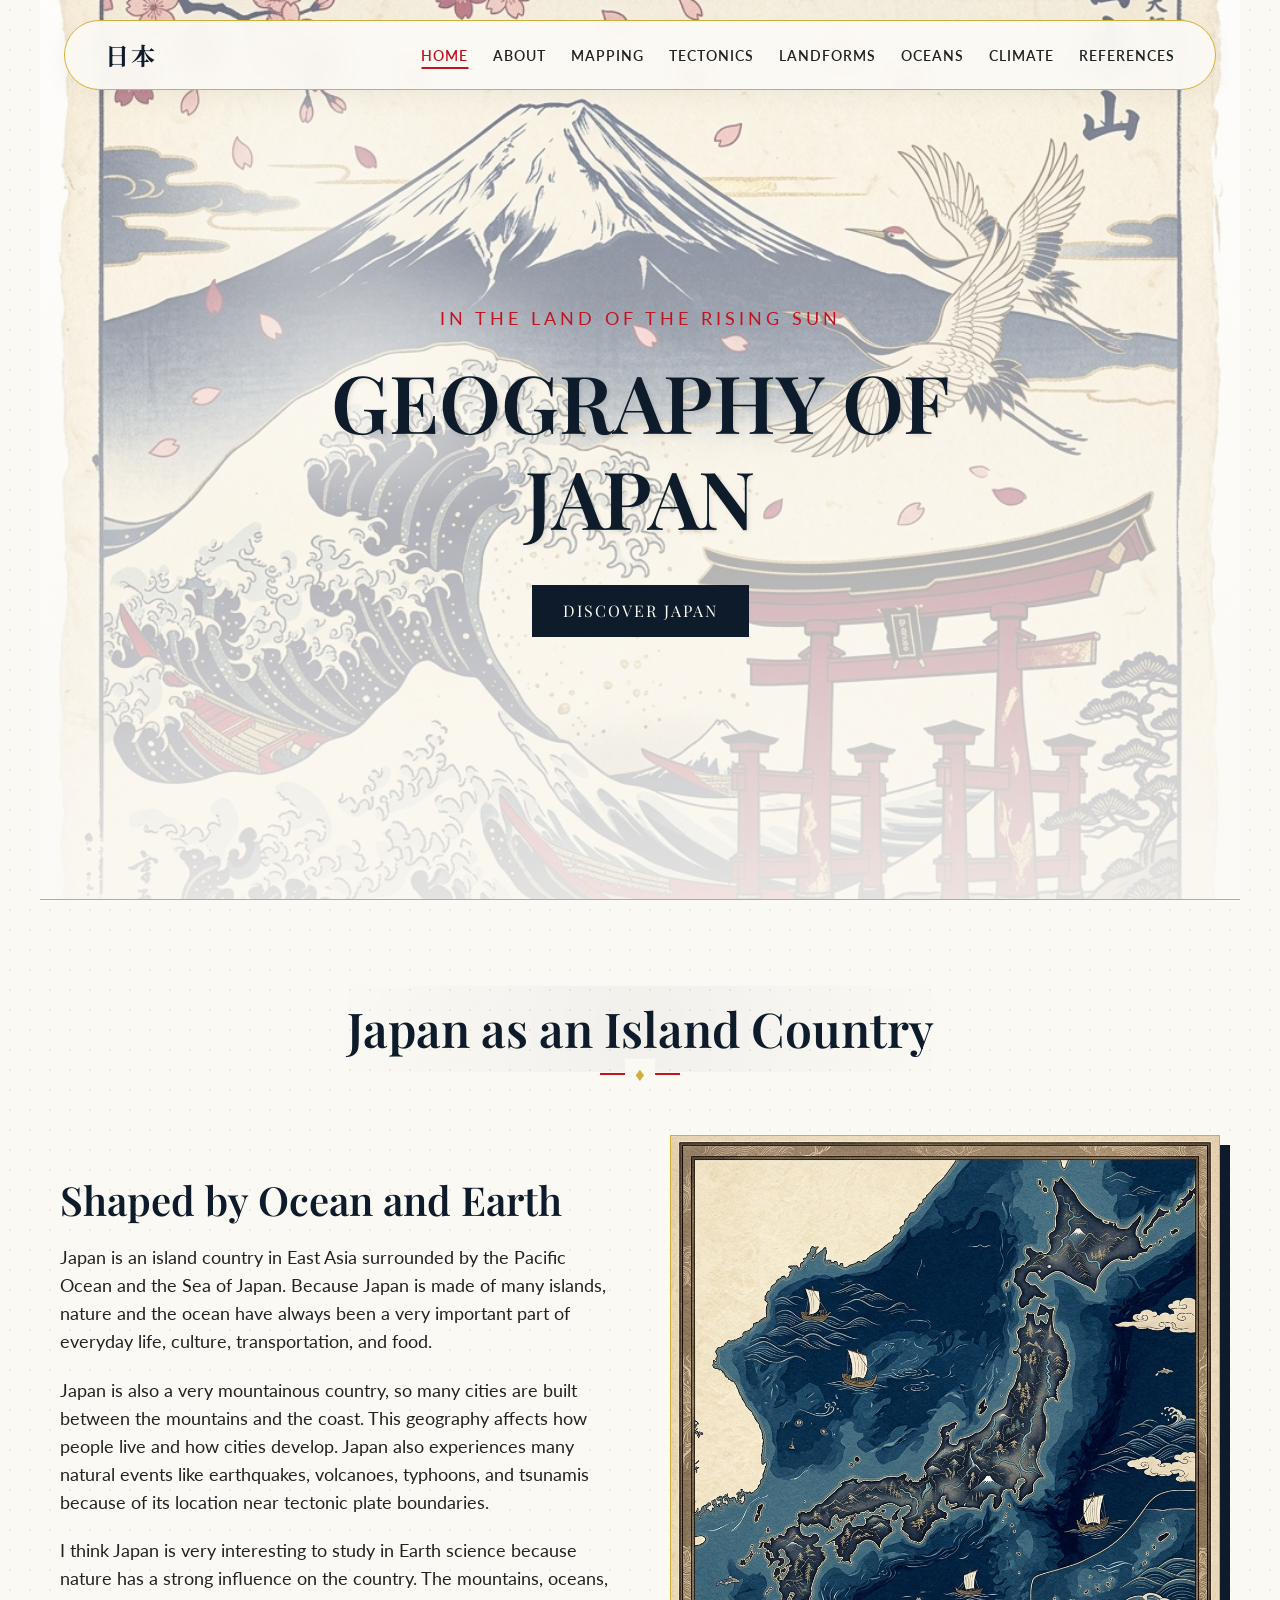
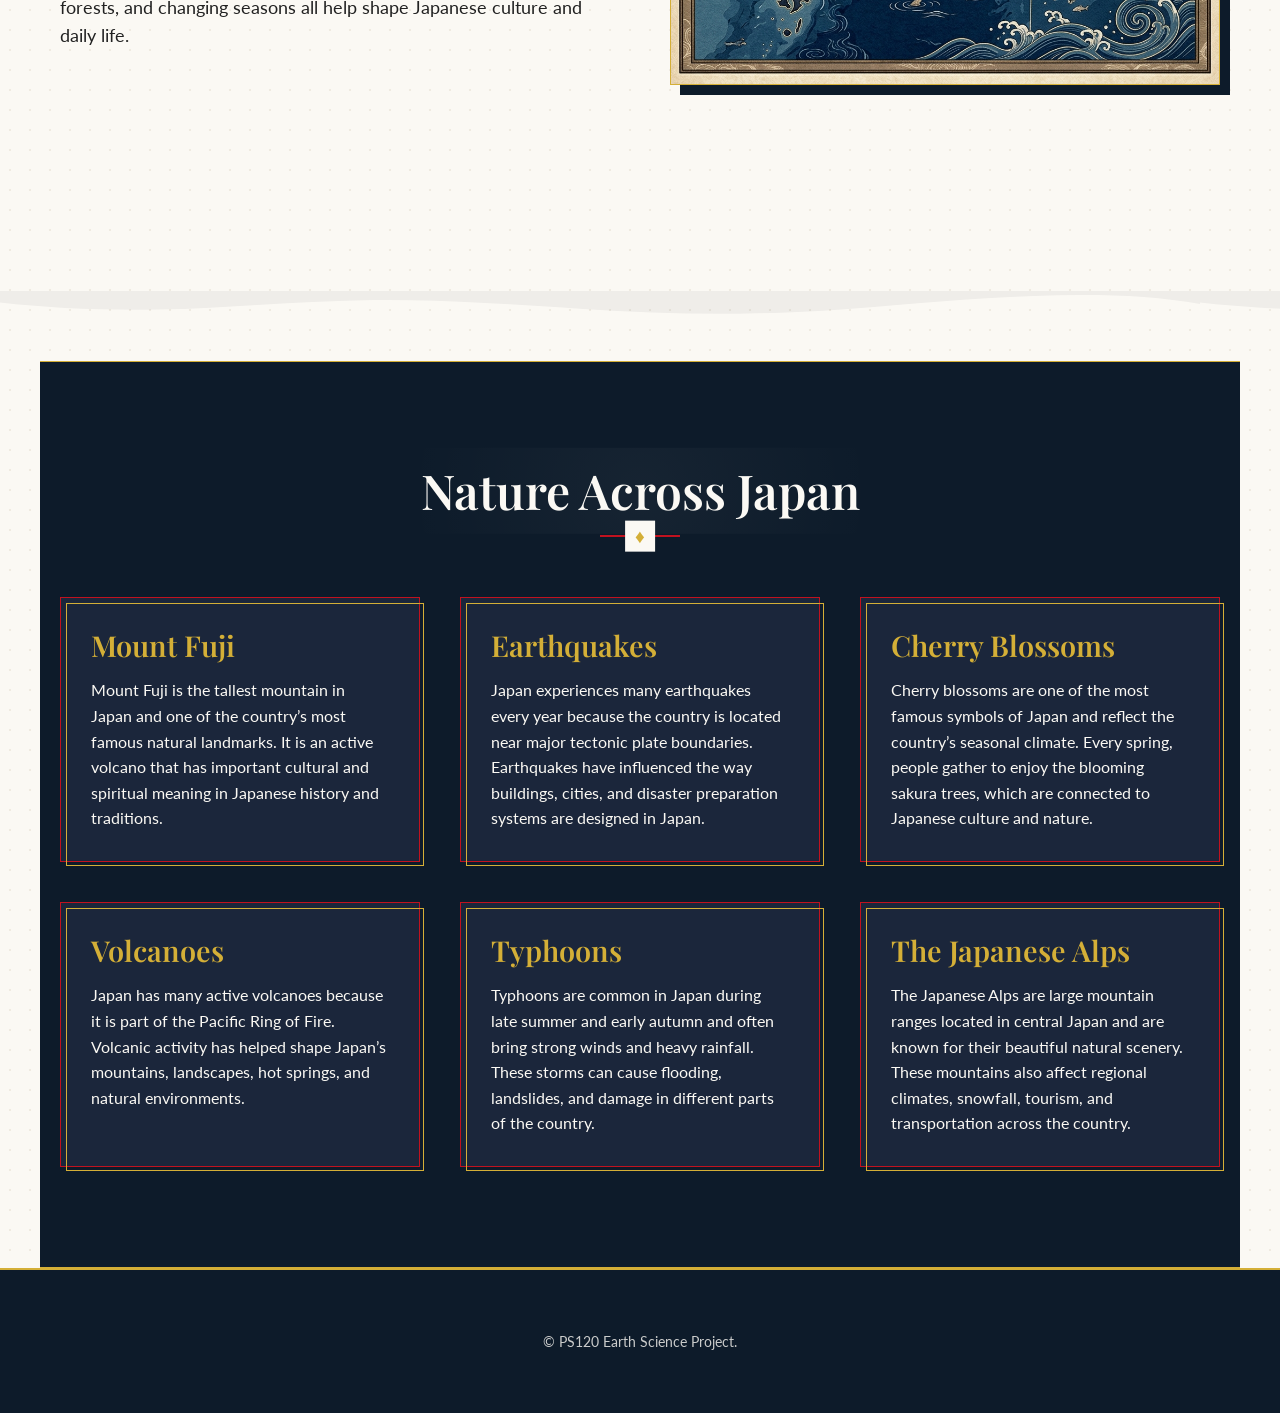
<file: index.html>
<!DOCTYPE html>
<html lang="en">

<head>
  <meta charset="UTF-8">
  <meta name="viewport" content="width=device-width, initial-scale=1.0">
  <title>Geography of Japan | Home</title>
  <meta name="description" content="An educational journey through the geography, climate, and landscapes of Japan.">
  <link rel="stylesheet" href="style.css">
</head>

<body>

  <header>
    <div class="logo">日本</div>
    <nav>
      <ul>
        <li><a href="index.html" class="active">Home</a></li>
        <li><a href="about.html">About</a></li>
        <li><a href="mapping.html">Mapping</a></li>
        <li><a href="geographic.html">Tectonics</a></li>
        <li><a href="water.html">Landforms</a></li>
        <li><a href="ocean.html">Oceans</a></li>
        <li><a href="climate.html">Climate</a></li>
        <li><a href="references.html">References</a></li>
      </ul>
    </nav>
  </header>

  <main>
    <section class="hero">
      <img src="assets/images/hero.png" alt="Ukiyo-e style Mount Fuji and waves" class="hero-bg">
      <div class="clouds-container">
        <div class="cloud" style="width: 40vw; height: 20vh; top: 10%; animation-duration: 40s;"></div>
        <div class="cloud" style="width: 50vw; height: 25vh; top: 30%; animation-duration: 55s; animation-delay: -20s;">
        </div>
      </div>
      <div class="particles-container" data-type="sakura"></div>
      <div class="hero-overlay"></div>
      <div class="hero-content fade-in">
        <span class="hero-subtitle">In the land of the rising sun</span>
        <h1 class="hero-title">GEOGRAPHY OF JAPAN</h1>
        <a href="about.html" class="btn">Discover Japan</a>
      </div>
    </section>

    <section id="introduction">
      <div class="section-header fade-in">
        <h2>Japan as an Island Country</h2>
        <div class="divider"></div>
      </div>

      <div class="split-layout fade-in">
        <div class="split-text">
          <h3>Shaped by Ocean and Earth</h3>
          <p>Japan is an island country in East Asia surrounded by the Pacific Ocean and the Sea of Japan. Because Japan
            is made of many islands, nature and the ocean have always been a very important part of everyday life,
            culture, transportation, and food.</p>
          <p>Japan is also a very mountainous country, so many cities are built between the mountains and the coast.
            This geography affects how people live and how cities develop. Japan also experiences many natural events
            like earthquakes, volcanoes, typhoons, and tsunamis because of its location near tectonic plate boundaries.
          </p>
          <p>I think Japan is very interesting to study in Earth science because nature has a strong influence on the
            country. The mountains, oceans, forests, and changing seasons all help shape Japanese culture and daily
            life.</p>
        </div>
        <div class="split-image">
          <img src="assets/images/map.png" alt="Stylized map of Japan" class="reveal-ink parallax-img">
        </div>
      </div>
    </section>

    <div class="wave-divider"></div>
    <section id="features" class="dark-section" style="position: relative; overflow: hidden;">
      <div class="koi-container"></div>
      <div class="section-header fade-in" style="position: relative; z-index: 2;">
        <h2>Nature Across Japan</h2>
        <div class="divider"></div>
      </div>

      <div class="cards-grid">
        <div class="card fade-in">
          <h3>Mount Fuji</h3>
          <p>Mount Fuji is the tallest mountain in Japan and one of the country’s most famous natural landmarks. It is
            an active volcano that has important cultural and spiritual meaning in Japanese history and traditions.</p>
        </div>
        <div class="card fade-in">
          <h3>Earthquakes</h3>
          <p>Japan experiences many earthquakes every year because the country is located near major tectonic plate
            boundaries. Earthquakes have influenced the way buildings, cities, and disaster preparation systems are
            designed in Japan.</p>
        </div>
        <div class="card fade-in">
          <h3>Cherry Blossoms</h3>
          <p>Cherry blossoms are one of the most famous symbols of Japan and reflect the country’s seasonal climate.
            Every spring, people gather to enjoy the blooming sakura trees, which are connected to Japanese culture and
            nature.</p>
        </div>
        <div class="card fade-in">
          <h3>Volcanoes</h3>
          <p>Japan has many active volcanoes because it is part of the Pacific Ring of Fire. Volcanic activity has
            helped shape Japan’s mountains, landscapes, hot springs, and natural environments.</p>
        </div>
        <div class="card fade-in">
          <h3>Typhoons</h3>
          <p>Typhoons are common in Japan during late summer and early autumn and often bring strong winds and heavy
            rainfall. These storms can cause flooding, landslides, and damage in different parts of the country.</p>
        </div>
        <div class="card fade-in">
          <h3>The Japanese Alps</h3>
          <p>The Japanese Alps are large mountain ranges located in central Japan and are known for their beautiful
            natural scenery. These mountains also affect regional climates, snowfall, tourism, and transportation across
            the country.</p>
        </div>
      </div>
    </section>
  </main>

  <footer>
    <p>&copy; PS120 Earth Science Project.</p>
  </footer>

  <script src="script.js"></script>
</body>

</html>
</file>
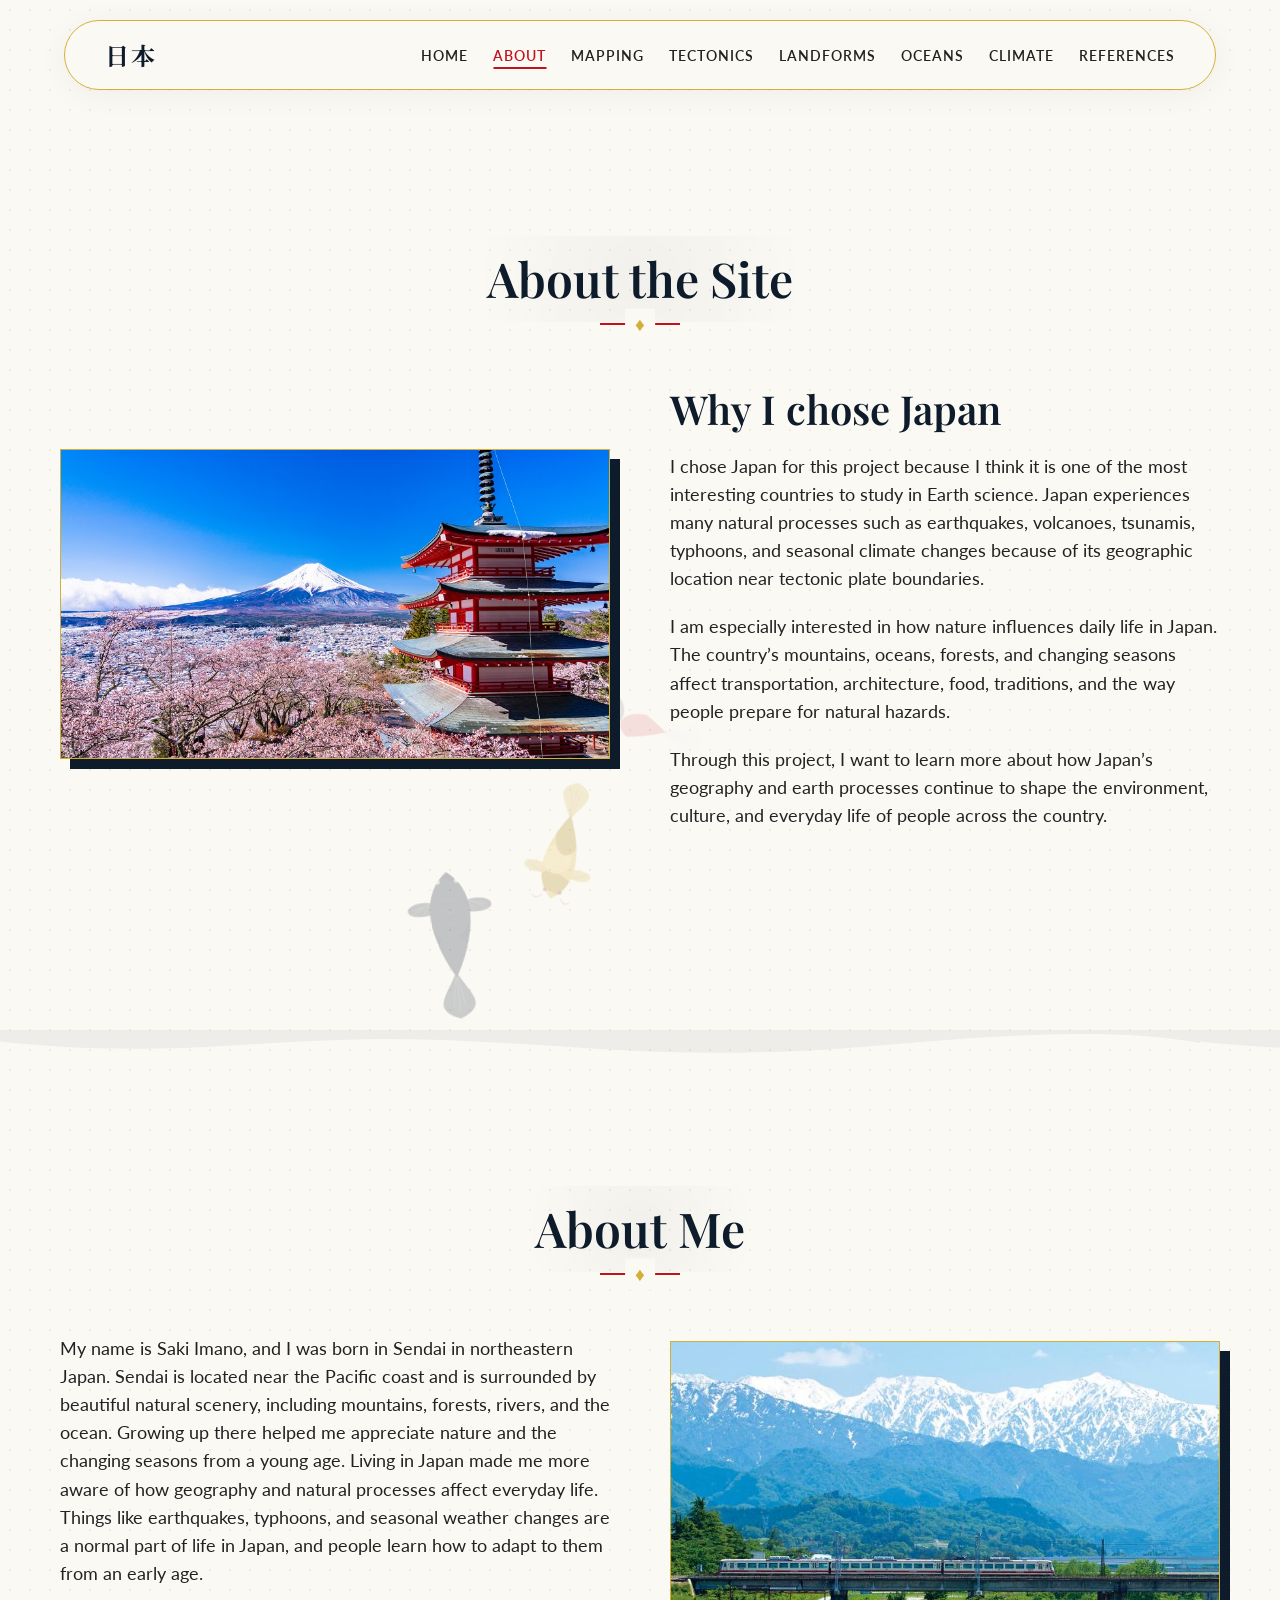
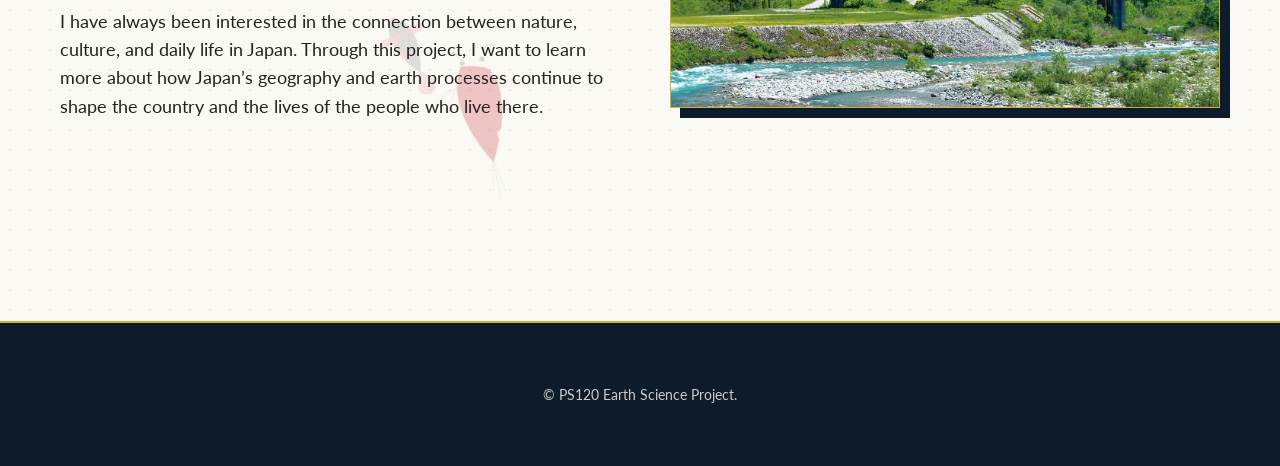
<file: about.html>
<!DOCTYPE html>
<html lang="en">

<head>
  <meta charset="UTF-8">
  <meta name="viewport" content="width=device-width, initial-scale=1.0">
  <title>Geography of Japan | About</title>
  <link rel="stylesheet" href="style.css">
</head>

<body>

  <header>
    <div class="logo">日本</div>
    <nav>
      <ul>
        <li><a href="index.html">Home</a></li>
        <li><a href="about.html" class="active">About</a></li>
        <li><a href="mapping.html">Mapping</a></li>
        <li><a href="geographic.html">Tectonics</a></li>
        <li><a href="water.html">Landforms</a></li>
        <li><a href="ocean.html">Oceans</a></li>
        <li><a href="climate.html">Climate</a></li>
        <li><a href="references.html">References</a></li>
      </ul>
    </nav>
  </header>

  <main style="padding-top: 150px; position: relative; overflow: hidden;">
    <div class="particles-container" data-type="subtle"></div>
    <div class="koi-container"></div>

    <section>
      <div class="section-header fade-in">
        <h2>About the Site</h2>
        <div class="divider"></div>
      </div>

      <div class="split-layout fade-in">
        <div class="split-image">
          <img src="assets/images/pagoda.png" alt="Stylized map of Japan" class="reveal-ink parallax-img">
        </div>
        <div class="split-text">
          <h3>Why I chose Japan</h3>
          <p>I chose Japan for this project because I think it is one of the most interesting countries to study in
            Earth science. Japan experiences many natural processes such as earthquakes, volcanoes, tsunamis, typhoons,
            and seasonal climate changes because of its geographic location near tectonic plate boundaries.</p>
          <p>I am especially interested in how nature influences daily life in Japan. The country’s mountains, oceans,
            forests, and changing seasons affect transportation, architecture, food, traditions, and the way people
            prepare for natural hazards.</p>
          <p>Through this project, I want to learn more about how Japan’s geography and earth processes continue to
            shape the environment, culture, and everyday life of people across the country.</p>
        </div>
      </div>
    </section>

    <div class="wave-divider"></div>


    <section>
      <div class="section-header fade-in">
        <h2>About Me</h2>
        <div class="divider"></div>
      </div>

      <div class="split-layout fade-in">
        <div class="split-text">
          <p>My name is Saki Imano, and I was born in Sendai in northeastern Japan. Sendai is located near the Pacific
            coast and is surrounded by beautiful natural scenery, including mountains, forests, rivers, and the ocean.
            Growing up there helped me appreciate nature and the changing seasons from a young age. Living in Japan made
            me more aware of how geography and natural processes affect everyday life. Things like earthquakes,
            typhoons, and seasonal weather changes are a normal part of life in Japan, and people learn how to adapt to
            them from an early age.</p>
          <p>I have always been interested in the connection between nature, culture, and daily life in Japan. Through
            this project, I want to learn more about how Japan’s geography and earth processes continue to shape the
            country and the lives of the people who live there.</p>
        </div>
        <div class="split-image">
          <img src="assets/images/train.jpg" alt="Train" class="reveal-ink parallax-img">
        </div>
      </div>
    </section>

  </main>

  <footer>
    <p>&copy; PS120 Earth Science Project.</p>
  </footer>

  <script src="script.js"></script>
</body>

</html>
</file>
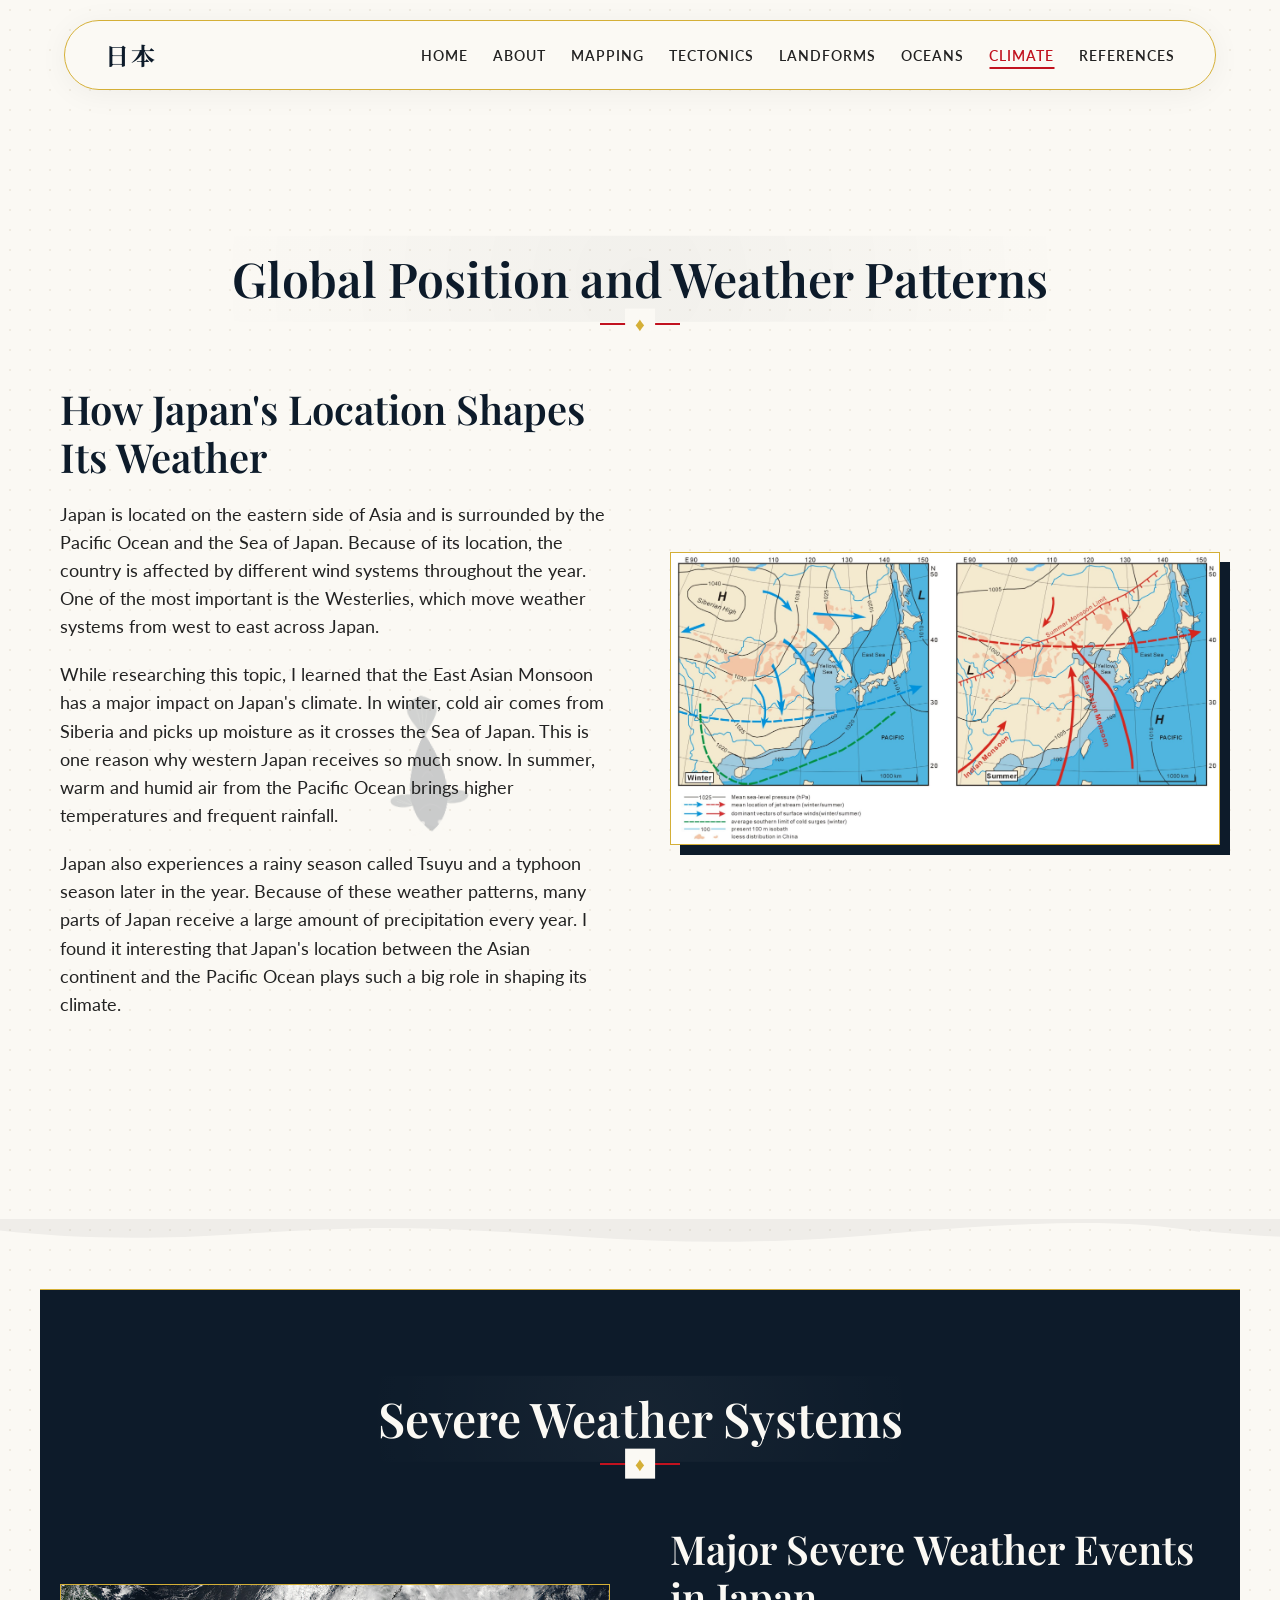
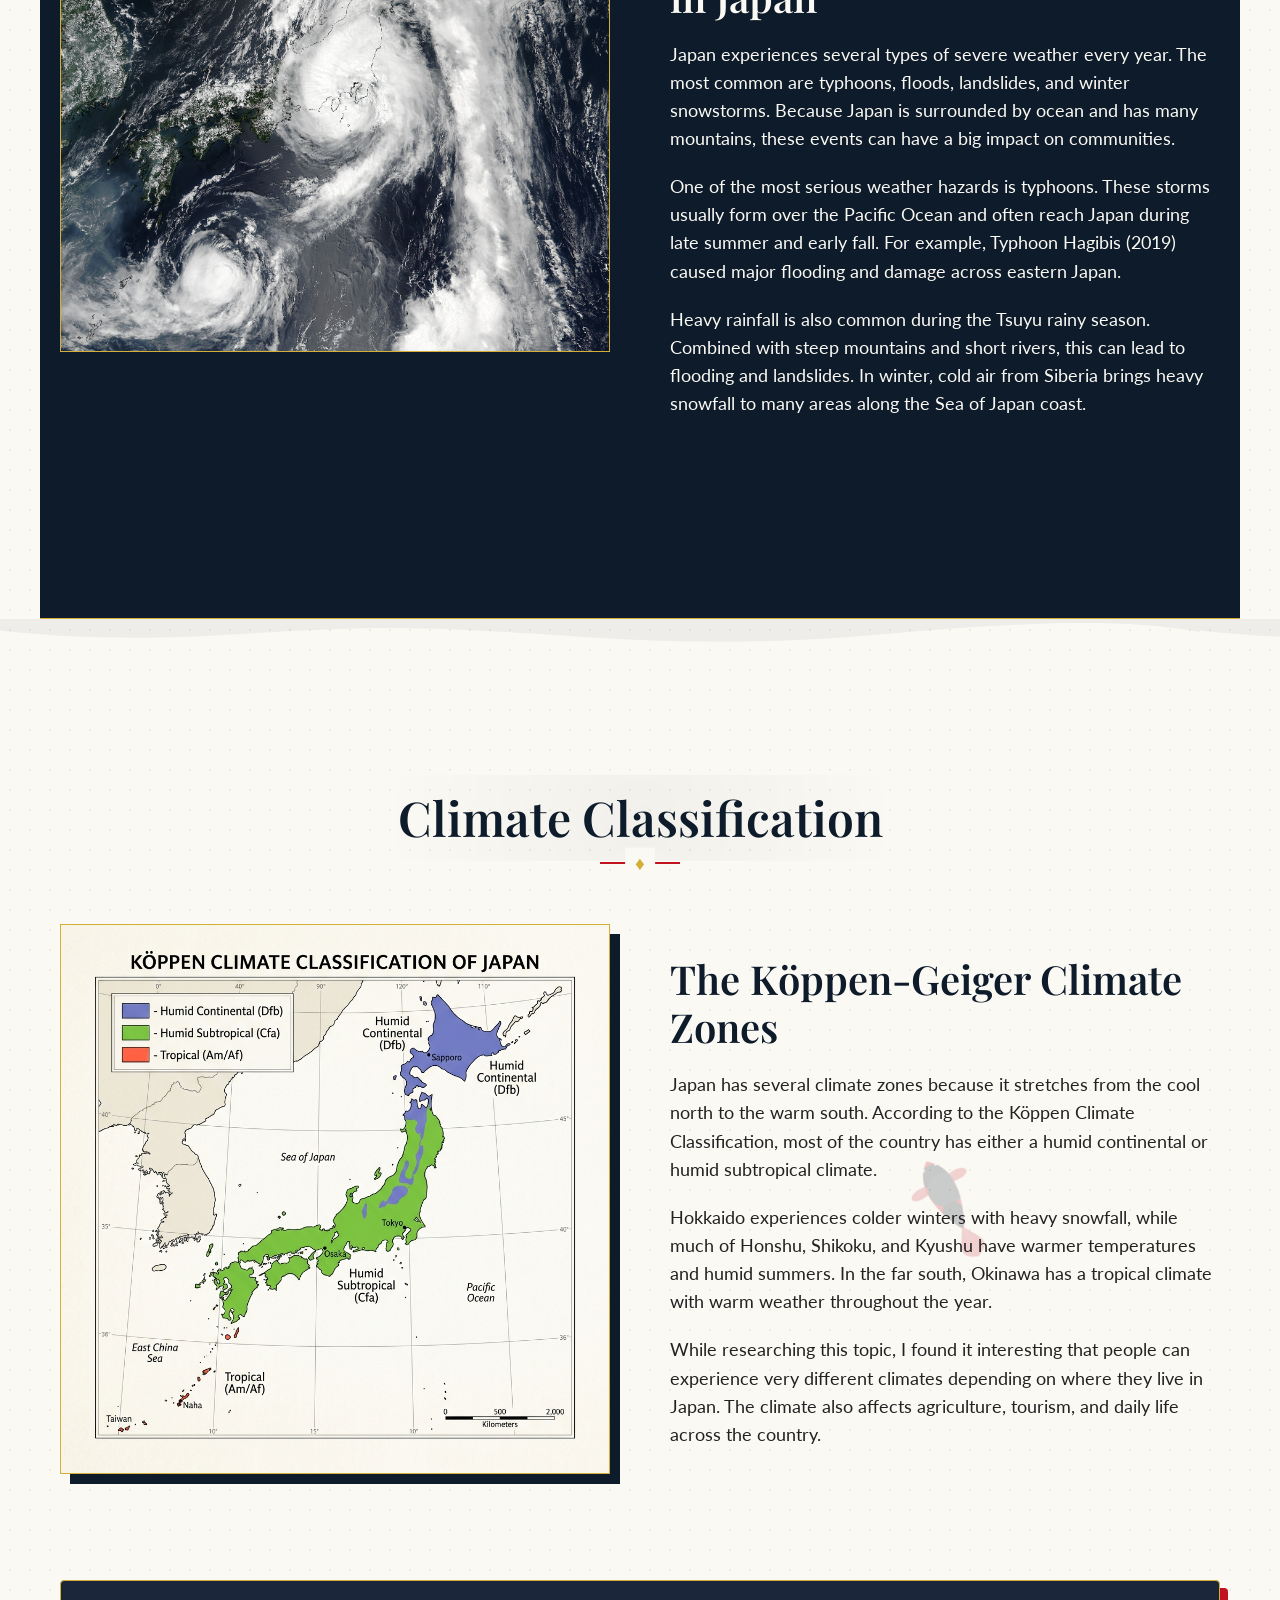
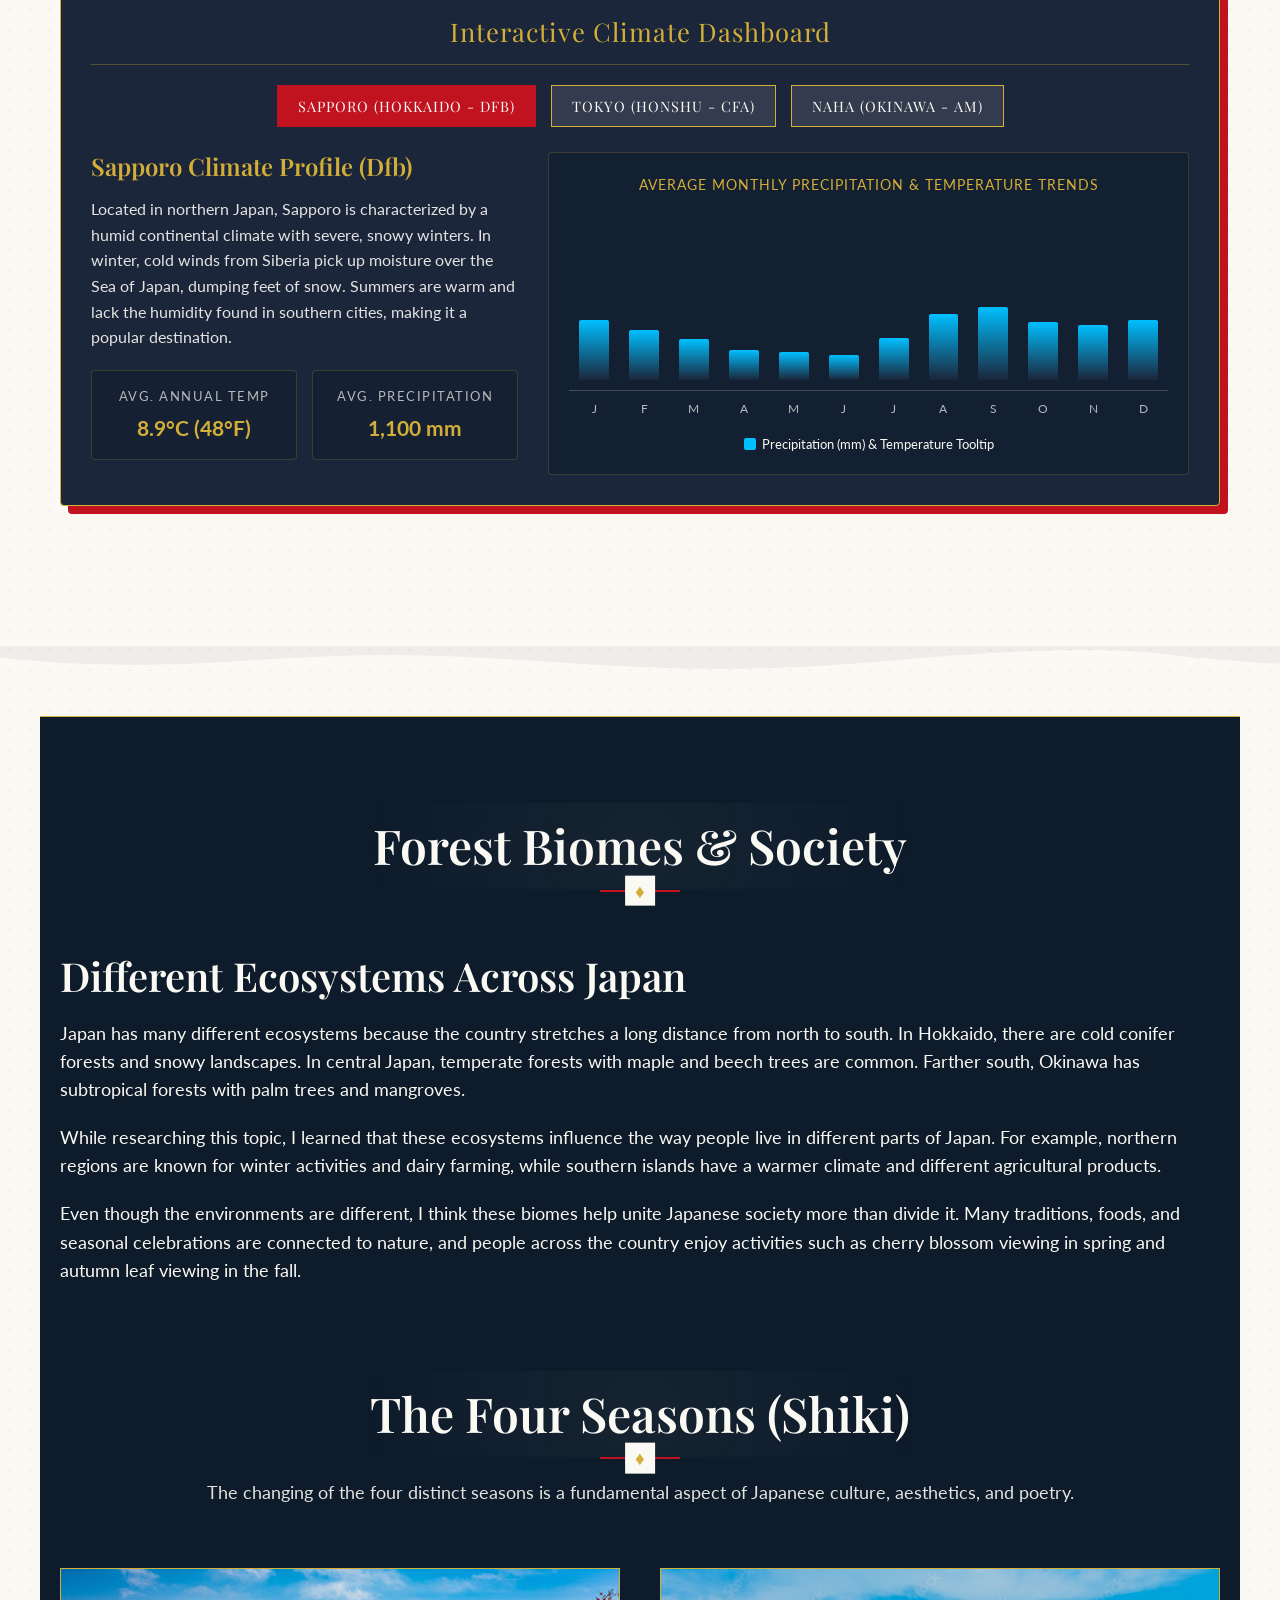
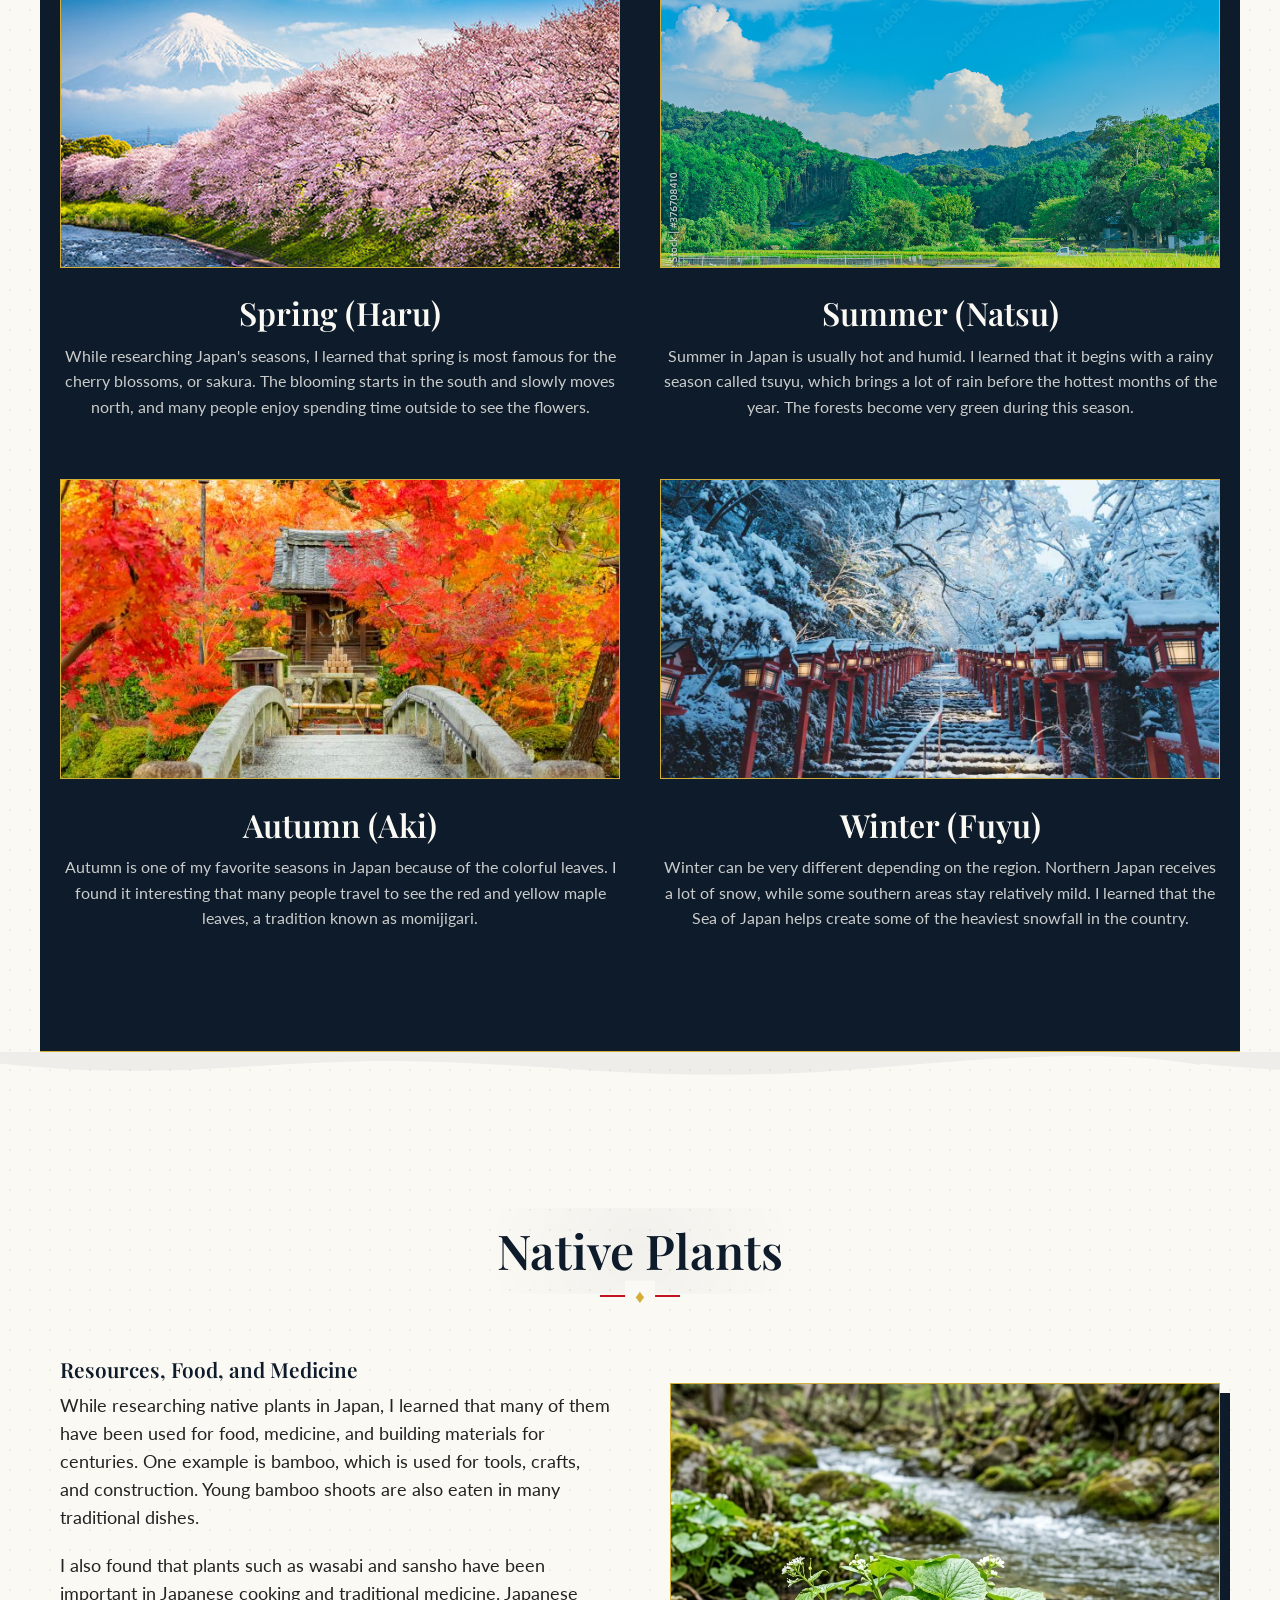
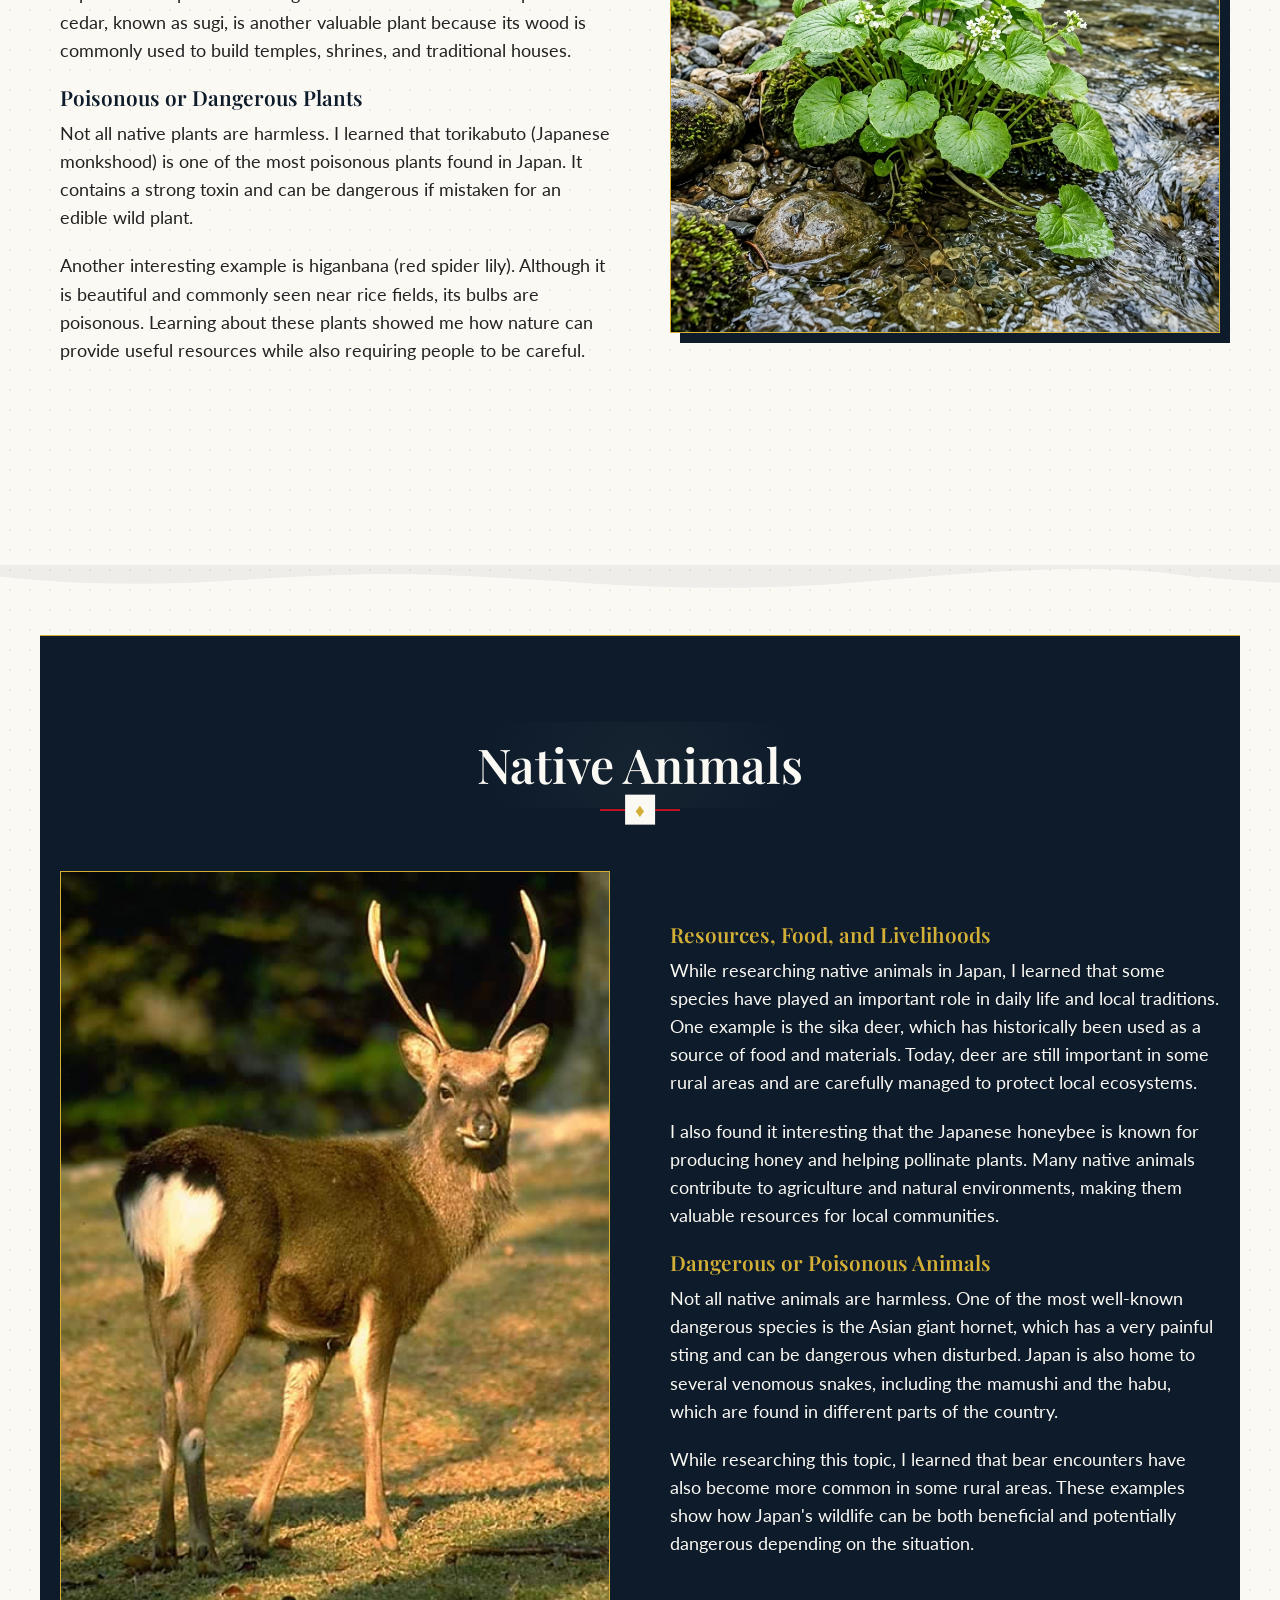
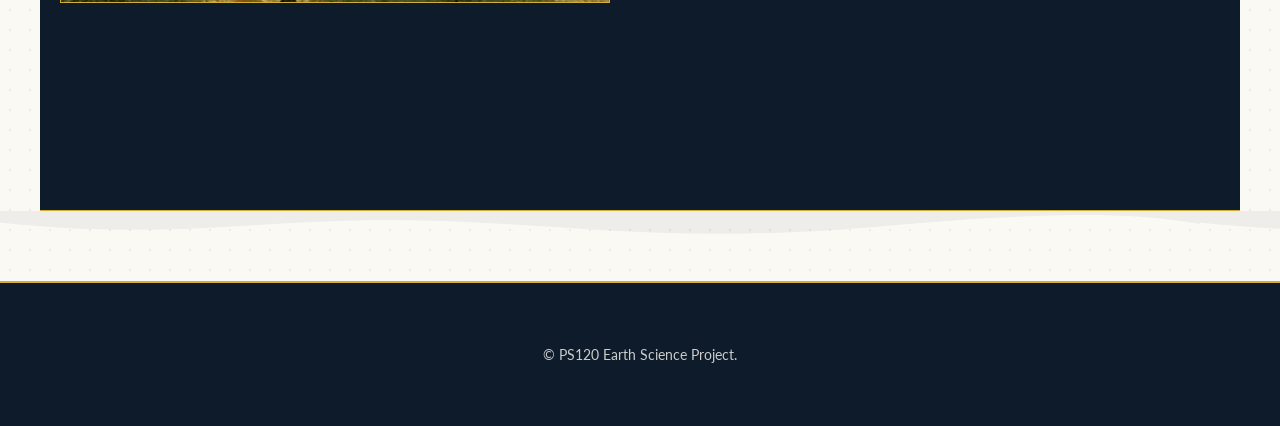
<file: climate.html>
<!DOCTYPE html>
<html lang="en">

<head>
  <meta charset="UTF-8">
  <meta name="viewport" content="width=device-width, initial-scale=1.0">
  <title>Geography of Japan | Climate & Biodiversity</title>
  <link rel="stylesheet" href="style.css">
  <style>
    .seasonal-grid {
      display: grid;
      grid-template-columns: 1fr 1fr;
      gap: 40px;
      margin-top: 40px;
    }

    .season-card {
      text-align: center;
    }

    .season-card img {
      width: 100%;
      height: 300px;
      object-fit: cover;
      border: var(--border-gold);
      margin-bottom: 20px;
      transition: transform 0.5s ease;
    }

    .season-card img:hover {
      transform: scale(1.02);
    }

    .season-card h3 {
      font-size: 2rem;
      color: var(--indigo);
      margin-bottom: 10px;
    }

    @media (max-width: 800px) {
      .seasonal-grid {
        grid-template-columns: 1fr;
      }
    }

    /* Interactive Climate Dashboard Widget */
    .dashboard-container {
      border: var(--border-gold);
      background-color: var(--indigo-light);
      padding: 30px;
      color: var(--text-light);
      box-shadow: 8px 8px 0 var(--crimson);
      border-radius: 4px;
      margin-top: 40px;
      margin-bottom: 40px;
    }

    .dashboard-title {
      font-family: var(--font-heading);
      font-size: 1.6rem;
      color: var(--gold);
      margin-bottom: 20px;
      text-align: center;
      border-bottom: 1px solid rgba(212, 175, 55, 0.3);
      padding-bottom: 12px;
      letter-spacing: 1px;
    }

    .dashboard-tabs {
      display: flex;
      justify-content: center;
      gap: 15px;
      margin-bottom: 25px;
      flex-wrap: wrap;
    }

    .tab-btn {
      background-color: rgba(251, 249, 244, 0.1);
      border: 1px solid var(--gold);
      color: var(--text-light);
      padding: 10px 20px;
      font-family: var(--font-heading);
      cursor: pointer;
      text-transform: uppercase;
      letter-spacing: 1px;
      font-size: 0.9rem;
      transition: all 0.3s ease;
    }

    .tab-btn:hover,
    .tab-btn.active {
      background-color: var(--crimson);
      border-color: var(--crimson);
      color: var(--text-light);
    }

    .tab-content {
      display: none;
      animation: tabFadeIn 0.5s ease-in-out forwards;
    }

    @keyframes tabFadeIn {
      from {
        opacity: 0;
        transform: translateY(10px);
      }

      to {
        opacity: 1;
        transform: translateY(0);
      }
    }

    .tab-content.active {
      display: block;
    }

    .dashboard-grid {
      display: grid;
      grid-template-columns: 1.2fr 1.8fr;
      gap: 30px;
      align-items: start;
    }

    .dashboard-info h4 {
      font-size: 1.5rem;
      color: var(--gold);
      margin-bottom: 15px;
      font-family: var(--font-heading);
    }

    .dashboard-info p {
      font-size: 1rem;
      line-height: 1.6;
      margin-bottom: 15px;
      opacity: 0.9;
    }

    .stats-row {
      display: grid;
      grid-template-columns: 1fr 1fr;
      gap: 15px;
      margin-top: 20px;
    }

    .stat-card {
      background-color: rgba(13, 27, 42, 0.4);
      border: 1px solid rgba(212, 175, 55, 0.2);
      padding: 15px;
      border-radius: 4px;
      text-align: center;
    }

    .stat-label {
      font-size: 0.8rem;
      text-transform: uppercase;
      letter-spacing: 1.5px;
      opacity: 0.7;
      margin-bottom: 5px;
    }

    .stat-value {
      font-size: 1.3rem;
      font-weight: 700;
      color: var(--gold);
    }

    .chart-panel {
      background-color: rgba(13, 27, 42, 0.5);
      border: 1px solid rgba(212, 175, 55, 0.2);
      padding: 20px;
      border-radius: 4px;
    }

    .chart-panel-title {
      font-size: 0.9rem;
      text-transform: uppercase;
      letter-spacing: 1px;
      margin-bottom: 15px;
      color: var(--gold);
      text-align: center;
    }

    .bars-chart {
      display: flex;
      justify-content: space-between;
      align-items: flex-end;
      height: 180px;
      padding: 10px 0;
      border-bottom: 1px solid rgba(251, 249, 244, 0.2);
      margin-bottom: 8px;
    }

    .bar-col {
      display: flex;
      flex-direction: column;
      align-items: center;
      flex: 1;
      height: 100%;
      justify-content: flex-end;
      position: relative;
    }

    .bar-rect {
      width: 60%;
      background: linear-gradient(to top, var(--indigo) 0%, var(--gold) 100%);
      border-radius: 2px 2px 0 0;
      position: relative;
      cursor: pointer;
      transition: height 1s ease-out;
    }

    .sapporo-bar .bar-rect {
      background: linear-gradient(to top, #1b263b, #00bfff);
    }

    .tokyo-bar .bar-rect {
      background: linear-gradient(to top, #780000, #e5c158);
    }

    .naha-bar .bar-rect {
      background: linear-gradient(to top, #780000, #ff4500);
    }

    .bar-rect:hover::after {
      content: attr(data-tooltip);
      position: absolute;
      top: -35px;
      left: 50%;
      transform: translateX(-50%);
      background-color: var(--indigo);
      color: var(--text-light);
      padding: 4px 8px;
      border-radius: 4px;
      font-size: 0.75rem;
      border: 1px solid var(--gold);
      white-space: nowrap;
      z-index: 10;
    }

    .month-labels {
      display: flex;
      justify-content: space-between;
      margin-top: 5px;
    }

    .month-label {
      font-size: 0.75rem;
      text-align: center;
      flex: 1;
      opacity: 0.7;
    }

    .chart-legend {
      display: flex;
      justify-content: center;
      gap: 20px;
      margin-top: 15px;
      font-size: 0.8rem;
    }

    .legend-item {
      display: flex;
      align-items: center;
      gap: 6px;
    }

    .legend-color {
      width: 12px;
      height: 12px;
      border-radius: 2px;
    }

    .sapporo-color {
      background: #00bfff;
    }

    .tokyo-color {
      background: #e5c158;
    }

    .naha-color {
      background: #ff4500;
    }

    /* References section styles */
    .references-list {
      max-width: 1000px;
      margin: 0 auto;
      list-style-type: none;
      padding: 0;
    }

    .references-list li {
      margin-bottom: 20px;
      padding-left: 35px;
      text-indent: -35px;
      font-size: 1rem;
      font-family: var(--font-body);
      border-bottom: 1px solid rgba(13, 27, 42, 0.1);
      padding-bottom: 12px;
      line-height: 1.5;
    }

    .references-list li a {
      color: var(--crimson);
      word-break: break-all;
      transition: color 0.3s ease;
    }

    .references-list li a:hover {
      color: var(--gold);
    }

    .video-wrapper {
      position: relative;
      padding-bottom: 56.25%;
      height: 0;
      overflow: hidden;
      border: var(--border-gold);
      box-shadow: 6px 6px 0 var(--indigo);
      margin-top: 20px;
      border-radius: 4px;
    }

    .video-wrapper iframe {
      position: absolute;
      top: 0;
      left: 0;
      width: 100%;
      height: 100%;
      border: none;
    }
  </style>
</head>

<body>

  <header>
    <div class="logo">日本</div>
    <nav>
      <ul>
        <li><a href="index.html">Home</a></li>
        <li><a href="about.html">About</a></li>
        <li><a href="mapping.html">Mapping</a></li>
        <li><a href="geographic.html">Tectonics</a></li>
        <li><a href="water.html">Landforms</a></li>
        <li><a href="ocean.html">Oceans</a></li>
        <li><a href="climate.html" class="active">Climate</a></li>
        <li><a href="references.html">References</a></li>
      </ul>
    </nav>
  </header>

  <main style="padding-top: 150px; position: relative; overflow: hidden;">
    <div class="particles-container" data-type="sakura"></div>
    <div class="koi-container"></div>

    <!-- SECTION 1: GLOBAL POSITION AND WEATHER PATTERNS -->
    <section>
      <div class="section-header fade-in">
        <h2>Global Position and Weather Patterns</h2>
        <div class="divider"></div>
      </div>

      <div class="split-layout fade-in">
        <div class="split-text">
          <h3>How Japan's Location Shapes Its Weather</h3>
          <p>
            Japan is located on the eastern side of Asia and is surrounded by the Pacific Ocean and the Sea of Japan.
            Because of its location, the country is affected by different wind systems throughout the year. One of the
            most important is the Westerlies, which move weather systems from west to east across Japan.
          </p>
          <p>
            While researching this topic, I learned that the East Asian Monsoon has a major impact on Japan's climate.
            In winter, cold air comes from Siberia and picks up moisture as it crosses the Sea of Japan. This is one
            reason why western Japan receives so much snow. In summer, warm and humid air from the Pacific Ocean brings
            higher temperatures and frequent rainfall.
          </p>
          <p>
            Japan also experiences a rainy season called Tsuyu and a typhoon season later in the year. Because of these
            weather patterns, many parts of Japan receive a large amount of precipitation every year. I found it
            interesting that Japan's location between the Asian continent and the Pacific Ocean plays such a big role in
            shaping its climate.
          </p>
        </div>
        <div class="split-image">
          <img src="assets/images/monsoon.jpg" alt="Map showing Japan's latitudinal location and wind belt systems"
            class="reveal-ink">
        </div>
      </div>
    </section>

    <div class="wave-divider"></div>

    <!-- SECTION 2: SEVERE WEATHER -->
    <section class="dark-section">
      <div class="section-header fade-in">
        <h2>Severe Weather Systems</h2>
        <div class="divider"></div>
      </div>

      <div class="split-layout reverse fade-in">
        <div class="split-text">
          <h3 class="dark-section-text">Major Severe Weather Events in Japan</h3>
          <p>
            Japan experiences several types of severe weather every year. The most common are typhoons, floods,
            landslides, and winter snowstorms. Because Japan is surrounded by ocean and has many mountains, these events
            can have a big impact on communities.
          </p>
          <p>
            One of the most serious weather hazards is typhoons. These storms usually form over the Pacific Ocean and
            often reach Japan during late summer and early fall. For example, Typhoon Hagibis (2019) caused major
            flooding and damage across eastern Japan.
          </p>
          <p>
            Heavy rainfall is also common during the Tsuyu rainy season. Combined with steep mountains and short rivers,
            this can lead to flooding and landslides. In winter, cold air from Siberia brings heavy snowfall to many
            areas along the Sea of Japan coast.
          </p>
        </div>
        <div class="split-image">
          <img src="assets/images/typhoon.jpg"
            alt="A Sabo Dam in a mountain valley protecting against debris flows and mudslides" class="reveal-ink">
        </div>
      </div>
    </section>

    <div class="wave-divider"></div>

    <!-- SECTION 3: CLIMATE CLASSIFICATION -->
    <section>
      <div class="section-header fade-in">
        <h2>Climate Classification</h2>
        <div class="divider"></div>
      </div>

      <div class="split-layout fade-in">
        <div class="split-image">
          <img src="assets/images/koppen_climate_map.png"
            alt="Köppen climate classification map of Japan showing Continental, Subtropical, and Tropical zones"
            class="reveal-ink">
        </div>
        <div class="split-text">
          <h3>The Köppen-Geiger Climate Zones</h3>
          <p>
            Japan has several climate zones because it stretches from the cool north to the warm south. According to the
            Köppen Climate Classification, most of the country has either a humid continental or humid subtropical
            climate.
          </p>
          <p>
            Hokkaido experiences colder winters with heavy snowfall, while much of Honshu, Shikoku, and Kyushu have
            warmer temperatures and humid summers. In the far south, Okinawa has a tropical climate with warm weather
            throughout the year.
          </p>
          <p>
            While researching this topic, I found it interesting that people can experience very different climates
            depending on where they live in Japan. The climate also affects agriculture, tourism, and daily life across
            the country.
          </p>

        </div>
      </div>

      <!-- INTERACTIVE CLIMATE DASHBOARD -->
      <div class="dashboard-container fade-in">
        <div class="dashboard-title">Interactive Climate Dashboard</div>
        <div class="dashboard-tabs">
          <button class="tab-btn active" data-tab="sapporo-data">Sapporo (Hokkaido - Dfb)</button>
          <button class="tab-btn" data-tab="tokyo-data">Tokyo (Honshu - Cfa)</button>
          <button class="tab-btn" data-tab="naha-data">Naha (Okinawa - Am)</button>
        </div>

        <!-- Sapporo Data -->
        <div class="tab-content active" id="sapporo-data">
          <div class="dashboard-grid">
            <div class="dashboard-info">
              <h4>Sapporo Climate Profile (Dfb)</h4>
              <p>
                Located in northern Japan, Sapporo is characterized by a humid continental climate with severe, snowy
                winters. In winter, cold winds from Siberia pick up moisture over the Sea of Japan, dumping feet of
                snow. Summers are warm and lack the humidity found in southern cities, making it a popular destination.
              </p>
              <div class="stats-row">
                <div class="stat-card">
                  <div class="stat-label">Avg. Annual Temp</div>
                  <div class="stat-value">8.9°C (48°F)</div>
                </div>
                <div class="stat-card">
                  <div class="stat-label">Avg. Precipitation</div>
                  <div class="stat-value">1,100 mm</div>
                </div>
              </div>
            </div>
            <div class="chart-panel">
              <div class="chart-panel-title">Average Monthly Precipitation & Temperature Trends</div>
              <div class="bars-chart sapporo-bar">
                <div class="bar-col">
                  <div class="bar-rect" style="height: 38%;" data-tooltip="Jan: -3.6°C / 113mm"></div>
                </div>
                <div class="bar-col">
                  <div class="bar-rect" style="height: 32%;" data-tooltip="Feb: -3.1°C / 94mm"></div>
                </div>
                <div class="bar-col">
                  <div class="bar-rect" style="height: 26%;" data-tooltip="Mar: 0.6°C / 78mm"></div>
                </div>
                <div class="bar-col">
                  <div class="bar-rect" style="height: 19%;" data-tooltip="Apr: 7.1°C / 57mm"></div>
                </div>
                <div class="bar-col">
                  <div class="bar-rect" style="height: 18%;" data-tooltip="May: 12.4°C / 53mm"></div>
                </div>
                <div class="bar-col">
                  <div class="bar-rect" style="height: 16%;" data-tooltip="Jun: 16.7°C / 47mm"></div>
                </div>
                <div class="bar-col">
                  <div class="bar-rect" style="height: 27%;" data-tooltip="Jul: 20.5°C / 81mm"></div>
                </div>
                <div class="bar-col">
                  <div class="bar-rect" style="height: 42%;" data-tooltip="Aug: 22.3°C / 124mm"></div>
                </div>
                <div class="bar-col">
                  <div class="bar-rect" style="height: 46%;" data-tooltip="Sep: 18.1°C / 135mm"></div>
                </div>
                <div class="bar-col">
                  <div class="bar-rect" style="height: 37%;" data-tooltip="Oct: 11.8°C / 109mm"></div>
                </div>
                <div class="bar-col">
                  <div class="bar-rect" style="height: 35%;" data-tooltip="Nov: 4.9°C / 104mm"></div>
                </div>
                <div class="bar-col">
                  <div class="bar-rect" style="height: 38%;" data-tooltip="Dec: -0.9°C / 112mm"></div>
                </div>
              </div>
              <div class="month-labels">
                <span class="month-label">J</span><span class="month-label">F</span><span class="month-label">M</span>
                <span class="month-label">A</span><span class="month-label">M</span><span class="month-label">J</span>
                <span class="month-label">J</span><span class="month-label">A</span><span class="month-label">S</span>
                <span class="month-label">O</span><span class="month-label">N</span><span class="month-label">D</span>
              </div>
              <div class="chart-legend">
                <div class="legend-item">
                  <div class="legend-color sapporo-color"></div> Precipitation (mm) & Temperature Tooltip
                </div>
              </div>
            </div>
          </div>
        </div>

        <!-- Tokyo Data -->
        <div class="tab-content" id="tokyo-data">
          <div class="dashboard-grid">
            <div class="dashboard-info">
              <h4>Tokyo Climate Profile (Cfa)</h4>
              <p>
                As a representative of the humid subtropical zone, Tokyo experiences four distinct seasons. Summers are
                hot, sticky, and wet, influenced by maritime tropical air. Winters are cool and dry, with clear skies
                due to the rain-shadow effect created by the central mountain ranges. High rain spikes occur in early
                summer (Tsuyu front) and autumn (typhoons).
              </p>
              <div class="stats-row">
                <div class="stat-card">
                  <div class="stat-label">Avg. Annual Temp</div>
                  <div class="stat-value">15.4°C (60°F)</div>
                </div>
                <div class="stat-card">
                  <div class="stat-label">Avg. Precipitation</div>
                  <div class="stat-value">1,530 mm</div>
                </div>
              </div>
            </div>
            <div class="chart-panel">
              <div class="chart-panel-title">Average Monthly Precipitation & Temperature Trends</div>
              <div class="bars-chart tokyo-bar">
                <div class="bar-col">
                  <div class="bar-rect" style="height: 17%;" data-tooltip="Jan: 5.2°C / 52mm"></div>
                </div>
                <div class="bar-col">
                  <div class="bar-rect" style="height: 19%;" data-tooltip="Feb: 5.7°C / 56mm"></div>
                </div>
                <div class="bar-col">
                  <div class="bar-rect" style="height: 40%;" data-tooltip="Mar: 8.7°C / 118mm"></div>
                </div>
                <div class="bar-col">
                  <div class="bar-rect" style="height: 42%;" data-tooltip="Apr: 13.9°C / 125mm"></div>
                </div>
                <div class="bar-col">
                  <div class="bar-rect" style="height: 46%;" data-tooltip="May: 18.2°C / 138mm"></div>
                </div>
                <div class="bar-col">
                  <div class="bar-rect" style="height: 57%;" data-tooltip="Jun: 21.4°C / 168mm"></div>
                </div>
                <div class="bar-col">
                  <div class="bar-rect" style="height: 52%;" data-tooltip="Jul: 25.0°C / 154mm"></div>
                </div>
                <div class="bar-col">
                  <div class="bar-rect" style="height: 57%;" data-tooltip="Aug: 26.4°C / 168mm"></div>
                </div>
                <div class="bar-col">
                  <div class="bar-rect" style="height: 71%;" data-tooltip="Sep: 22.8°C / 210mm"></div>
                </div>
                <div class="bar-col">
                  <div class="bar-rect" style="height: 67%;" data-tooltip="Oct: 17.5°C / 198mm"></div>
                </div>
                <div class="bar-col">
                  <div class="bar-rect" style="height: 31%;" data-tooltip="Nov: 12.1°C / 93mm"></div>
                </div>
                <div class="bar-col">
                  <div class="bar-rect" style="height: 17%;" data-tooltip="Dec: 7.6°C / 51mm"></div>
                </div>
              </div>
              <div class="month-labels">
                <span class="month-label">J</span><span class="month-label">F</span><span class="month-label">M</span>
                <span class="month-label">A</span><span class="month-label">M</span><span class="month-label">J</span>
                <span class="month-label">J</span><span class="month-label">A</span><span class="month-label">S</span>
                <span class="month-label">O</span><span class="month-label">N</span><span class="month-label">D</span>
              </div>
              <div class="chart-legend">
                <div class="legend-item">
                  <div class="legend-color tokyo-color"></div> Precipitation (mm) & Temperature Tooltip
                </div>
              </div>
            </div>
          </div>
        </div>

        <!-- Naha Data -->
        <div class="tab-content" id="naha-data">
          <div class="dashboard-grid">
            <div class="dashboard-info">
              <h4>Naha Climate Profile (Am)</h4>
              <p>
                Representing the tropical monsoon climate, Naha in Okinawa enjoys hot, humid conditions year-round, with
                average winter temperatures staying above 17°C. Precipitation is extremely heavy and spikes during the
                early summer monsoonal rain season and late summer typhoon periods. Subtropical mangroves and coral
                reefs thrive here.
              </p>
              <div class="stats-row">
                <div class="stat-card">
                  <div class="stat-label">Avg. Annual Temp</div>
                  <div class="stat-value">23.1°C (74°F)</div>
                </div>
                <div class="stat-card">
                  <div class="stat-label">Avg. Precipitation</div>
                  <div class="stat-value">2,040 mm</div>
                </div>
              </div>
            </div>
            <div class="chart-panel">
              <div class="chart-panel-title">Average Monthly Precipitation & Temperature Trends</div>
              <div class="bars-chart naha-bar">
                <div class="bar-col">
                  <div class="bar-rect" style="height: 36%;" data-tooltip="Jan: 17.0°C / 107mm"></div>
                </div>
                <div class="bar-col">
                  <div class="bar-rect" style="height: 40%;" data-tooltip="Feb: 17.1°C / 120mm"></div>
                </div>
                <div class="bar-col">
                  <div class="bar-rect" style="height: 54%;" data-tooltip="Mar: 18.9°C / 161mm"></div>
                </div>
                <div class="bar-col">
                  <div class="bar-rect" style="height: 56%;" data-tooltip="Apr: 21.5°C / 165mm"></div>
                </div>
                <div class="bar-col">
                  <div class="bar-rect" style="height: 78%;" data-tooltip="May: 24.0°C / 232mm"></div>
                </div>
                <div class="bar-col">
                  <div class="bar-rect" style="height: 100%;" data-tooltip="Jun: 26.8°C / 294mm"></div>
                </div>
                <div class="bar-col">
                  <div class="bar-rect" style="height: 65%;" data-tooltip="Jul: 28.9°C / 192mm"></div>
                </div>
                <div class="bar-col">
                  <div class="bar-rect" style="height: 81%;" data-tooltip="Aug: 28.7°C / 240mm"></div>
                </div>
                <div class="bar-col">
                  <div class="bar-rect" style="height: 88%;" data-tooltip="Sep: 27.6°C / 260mm"></div>
                </div>
                <div class="bar-col">
                  <div class="bar-rect" style="height: 52%;" data-tooltip="Oct: 25.2°C / 153mm"></div>
                </div>
                <div class="bar-col">
                  <div class="bar-rect" style="height: 37%;" data-tooltip="Nov: 22.1°C / 110mm"></div>
                </div>
                <div class="bar-col">
                  <div class="bar-rect" style="height: 36%;" data-tooltip="Dec: 18.7°C / 106mm"></div>
                </div>
              </div>
              <div class="month-labels">
                <span class="month-label">J</span><span class="month-label">F</span><span class="month-label">M</span>
                <span class="month-label">A</span><span class="month-label">M</span><span class="month-label">J</span>
                <span class="month-label">J</span><span class="month-label">A</span><span class="month-label">S</span>
                <span class="month-label">O</span><span class="month-label">N</span><span class="month-label">D</span>
              </div>
              <div class="chart-legend">
                <div class="legend-item">
                  <div class="legend-color naha-color"></div> Precipitation (mm) & Temperature Tooltip
                </div>
              </div>
            </div>
          </div>
        </div>
      </div>
    </section>

    <div class="wave-divider"></div>

    <!-- SECTION 4: BIOMES AND SOCIETY -->
    <section class="dark-section">
      <div class="section-header fade-in">
        <h2>Forest Biomes & Society</h2>
        <div class="divider"></div>
      </div>

      <div class="split-layout fade-in">
        <div class="split-text">
          <h3 class="dark-section-text">Different Ecosystems Across Japan</h3>
          <p>
            Japan has many different ecosystems because the country stretches a long distance from north to south. In
            Hokkaido, there are cold conifer forests and snowy landscapes. In central Japan, temperate forests with
            maple and beech trees are common. Farther south, Okinawa has subtropical forests with palm trees and
            mangroves.
          </p>
          <p>
            While researching this topic, I learned that these ecosystems influence the way people live in different
            parts of Japan. For example, northern regions are known for winter activities and dairy farming, while
            southern islands have a warmer climate and different agricultural products.
          </p>
          <p>
            Even though the environments are different, I think these biomes help unite Japanese society more than
            divide it. Many traditions, foods, and seasonal celebrations are connected to nature, and people across the
            country enjoy activities such as cherry blossom viewing in spring and autumn leaf viewing in the fall.
          </p>
        </div>
      </div>

      <!-- THE FOUR SEASONS (SHIKI) GRID -->
      <div class="section-header fade-in" style="margin-top: 60px;">
        <h2>The Four Seasons (Shiki)</h2>
        <div class="divider"></div>
        <p style="margin-top: 20px; font-size: 1.1rem; opacity: 0.9;">The changing of the four distinct seasons is a
          fundamental aspect of Japanese culture, aesthetics, and poetry.</p>
      </div>

      <div class="seasonal-grid">
        <div class="season-card fade-in" style="position: relative; overflow: hidden; padding-bottom: 20px;">
          <img src="assets/images/spring.jpg" alt="Spring cherry blossoms">
          <div class="particles-container" data-type="sakura" style="z-index: 1;"></div>
          <h3 style="color: var(--bg-cream); position: relative; z-index: 2;">Spring (Haru)</h3>
          <p style="color: var(--bg-cream); opacity: 0.8; position: relative; z-index: 2;">While researching Japan's
            seasons, I learned that spring is most famous for the cherry blossoms, or sakura. The blooming starts in the
            south and slowly moves north, and many people enjoy spending time outside to see the flowers.</p>
        </div>

        <div class="season-card fade-in" style="position: relative; overflow: hidden; padding-bottom: 20px;">
          <img src="assets/images/summer-japan.jpg" alt="Summer bamboo forest">
          <div class="particles-container" data-type="summer" style="z-index: 1;"></div>
          <h3 style="color: var(--bg-cream); position: relative; z-index: 2;">Summer (Natsu)</h3>
          <p style="color: var(--bg-cream); opacity: 0.8; position: relative; z-index: 2;">Summer in Japan is usually
            hot and humid. I learned that it begins with a rainy season called tsuyu, which brings a lot of rain before
            the hottest months of the year. The forests become very green during this season.</p>
        </div>

        <div class="season-card fade-in" style="position: relative; overflow: hidden; padding-bottom: 20px;">
          <img src="assets/images/fall.jpeg" alt="Autumn red leaves">
          <div class="particles-container" data-type="autumn" style="z-index: 1;"></div>
          <h3 style="color: var(--bg-cream); position: relative; z-index: 2;">Autumn (Aki)</h3>
          <p style="color: var(--bg-cream); opacity: 0.8; position: relative; z-index: 2;">Autumn is one of my favorite
            seasons in Japan because of the colorful leaves. I found it interesting that many people travel to see the
            red and yellow maple leaves, a tradition known as momijigari.</p>
        </div>

        <div class="season-card fade-in" style="position: relative; overflow: hidden; padding-bottom: 20px;">
          <img src="assets/images/winter-japan.jpg" alt="Winter snow on a temple">
          <div class="particles-container" data-type="snow" style="z-index: 1;"></div>
          <h3 style="color: var(--bg-cream); position: relative; z-index: 2;">Winter (Fuyu)</h3>
          <p style="color: var(--bg-cream); opacity: 0.8; position: relative; z-index: 2;">Winter can be very different
            depending on the region. Northern Japan receives a lot of snow, while some southern areas stay relatively
            mild. I learned that the Sea of Japan helps create some of the heaviest snowfall in the country.</p>
        </div>
      </div>
    </section>

    <div class="wave-divider"></div>

    <!-- SECTION 5: NATIVE PLANTS -->
    <section>
      <div class="section-header fade-in">
        <h2>Native Plants</h2>
        <div class="divider"></div>
      </div>

      <div class="split-layout fade-in">
        <div class="split-text">
          <h4 style="font-family: var(--font-heading); color: var(--indigo); font-size: 1.3rem; margin-bottom: 10px;">
            Resources, Food, and Medicine</h4>
          <p>
            While researching native plants in Japan, I learned that many of them have been used for food, medicine, and
            building materials for centuries. One example is bamboo, which is used for tools, crafts, and construction.
            Young bamboo shoots are also eaten in many traditional dishes.
          </p>
          <p>I also found that plants such as wasabi and sansho have been important in Japanese cooking and traditional
            medicine. Japanese cedar, known as sugi, is another valuable plant because its wood is commonly used to
            build temples, shrines, and traditional houses.</p>

          <h4 style="font-family: var(--font-heading); color: var(--indigo); font-size: 1.3rem; margin-bottom: 10px;">
            Poisonous or Dangerous Plants</h4>
          <p>
            Not all native plants are harmless. I learned that torikabuto (Japanese monkshood) is one of the most
            poisonous plants found in Japan. It contains a strong toxin and can be dangerous if mistaken for an edible
            wild plant.
          </p>
          <p>Another interesting example is higanbana (red spider lily). Although it is beautiful and commonly seen near
            rice fields, its bulbs are poisonous. Learning about these plants showed me how nature can provide useful
            resources while also requiring people to be careful.</p>
        </div>
        <div class="split-image">
          <img src="assets/images/wasabi.png"
            alt="A vibrant green wasabi plant growing naturally in a clean, rocky mountain stream in Japan"
            class="reveal-ink">
        </div>
      </div>
    </section>

    <div class="wave-divider"></div>

    <!-- SECTION 6: NATIVE ANIMALS -->
    <section class="dark-section">
      <div class="section-header fade-in">
        <h2>Native Animals</h2>
        <div class="divider"></div>
      </div>

      <div class="split-layout reverse fade-in">
        <div class="split-text">
          <h4 style="font-family: var(--font-heading); color: var(--gold); font-size: 1.3rem; margin-bottom: 10px;">
            Resources, Food, and Livelihoods</h4>
          <p>
            While researching native animals in Japan, I learned that some species have played an important role in
            daily life and local traditions. One example is the sika deer, which has historically been used as a source
            of food and materials. Today, deer are still important in some rural areas and are carefully managed to
            protect local ecosystems.
          </p>
          <p>I also found it interesting that the Japanese honeybee is known for producing honey and helping pollinate
            plants. Many native animals contribute to agriculture and natural environments, making them valuable
            resources for local communities.
          </p>

          <h4 style="font-family: var(--font-heading); color: var(--gold); font-size: 1.3rem; margin-bottom: 10px;">
            Dangerous or Poisonous Animals</h4>
          <p>
            Not all native animals are harmless. One of the most well-known dangerous species is the Asian giant hornet,
            which has a very painful sting and can be dangerous when disturbed. Japan is also home to several venomous
            snakes, including the mamushi and the habu, which are found in different parts of the country.
          </p>
          <p>
            While researching this topic, I learned that bear encounters have also become more common in some rural
            areas. These examples show how Japan's wildlife can be both beneficial and potentially dangerous depending
            on the situation.
          </p>
        </div>
        <div class="split-image">
          <img src="assets/images/deer.jpg"
            alt="A Japanese Serow (Kamoshika) standing in a misty, mossy cedar forest in Japan" class="reveal-ink">
        </div>
      </div>
    </section>

    <div class="wave-divider"></div>



  </main>

  <footer>
    <p>&copy; PS120 Earth Science Project.</p>
  </footer>

  <script src="script.js"></script>
  <script>
    document.addEventListener('DOMContentLoaded', () => {
      const tabBtns = document.querySelectorAll('.tab-btn');
      const tabContents = document.querySelectorAll('.tab-content');

      tabBtns.forEach(btn => {
        btn.addEventListener('click', () => {
          // Remove active class from all buttons and contents
          tabBtns.forEach(b => b.classList.remove('active'));
          tabContents.forEach(c => c.classList.remove('active'));

          // Add active class to clicked button and corresponding content
          btn.classList.add('active');
          const target = btn.dataset.tab;
          document.getElementById(target).classList.add('active');
        });
      });
    });
  </script>
</body>

</html>
</file>
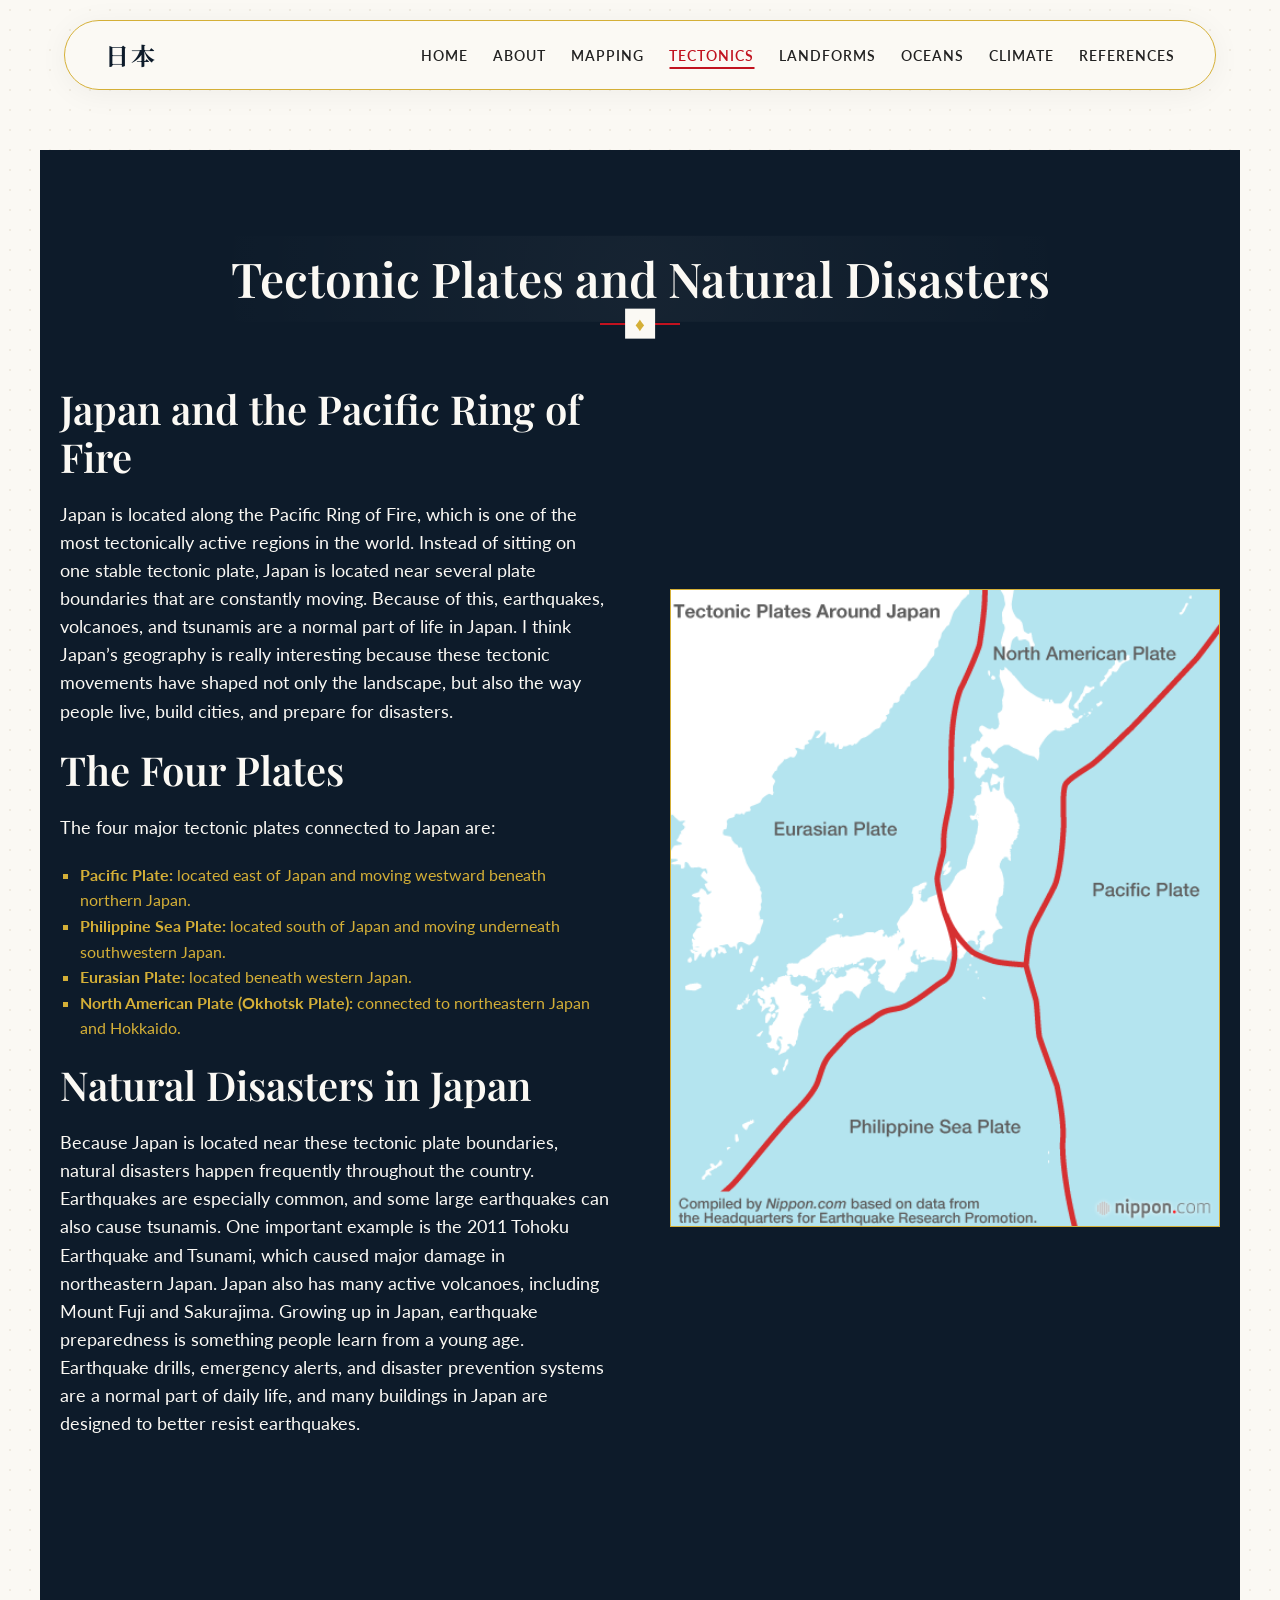
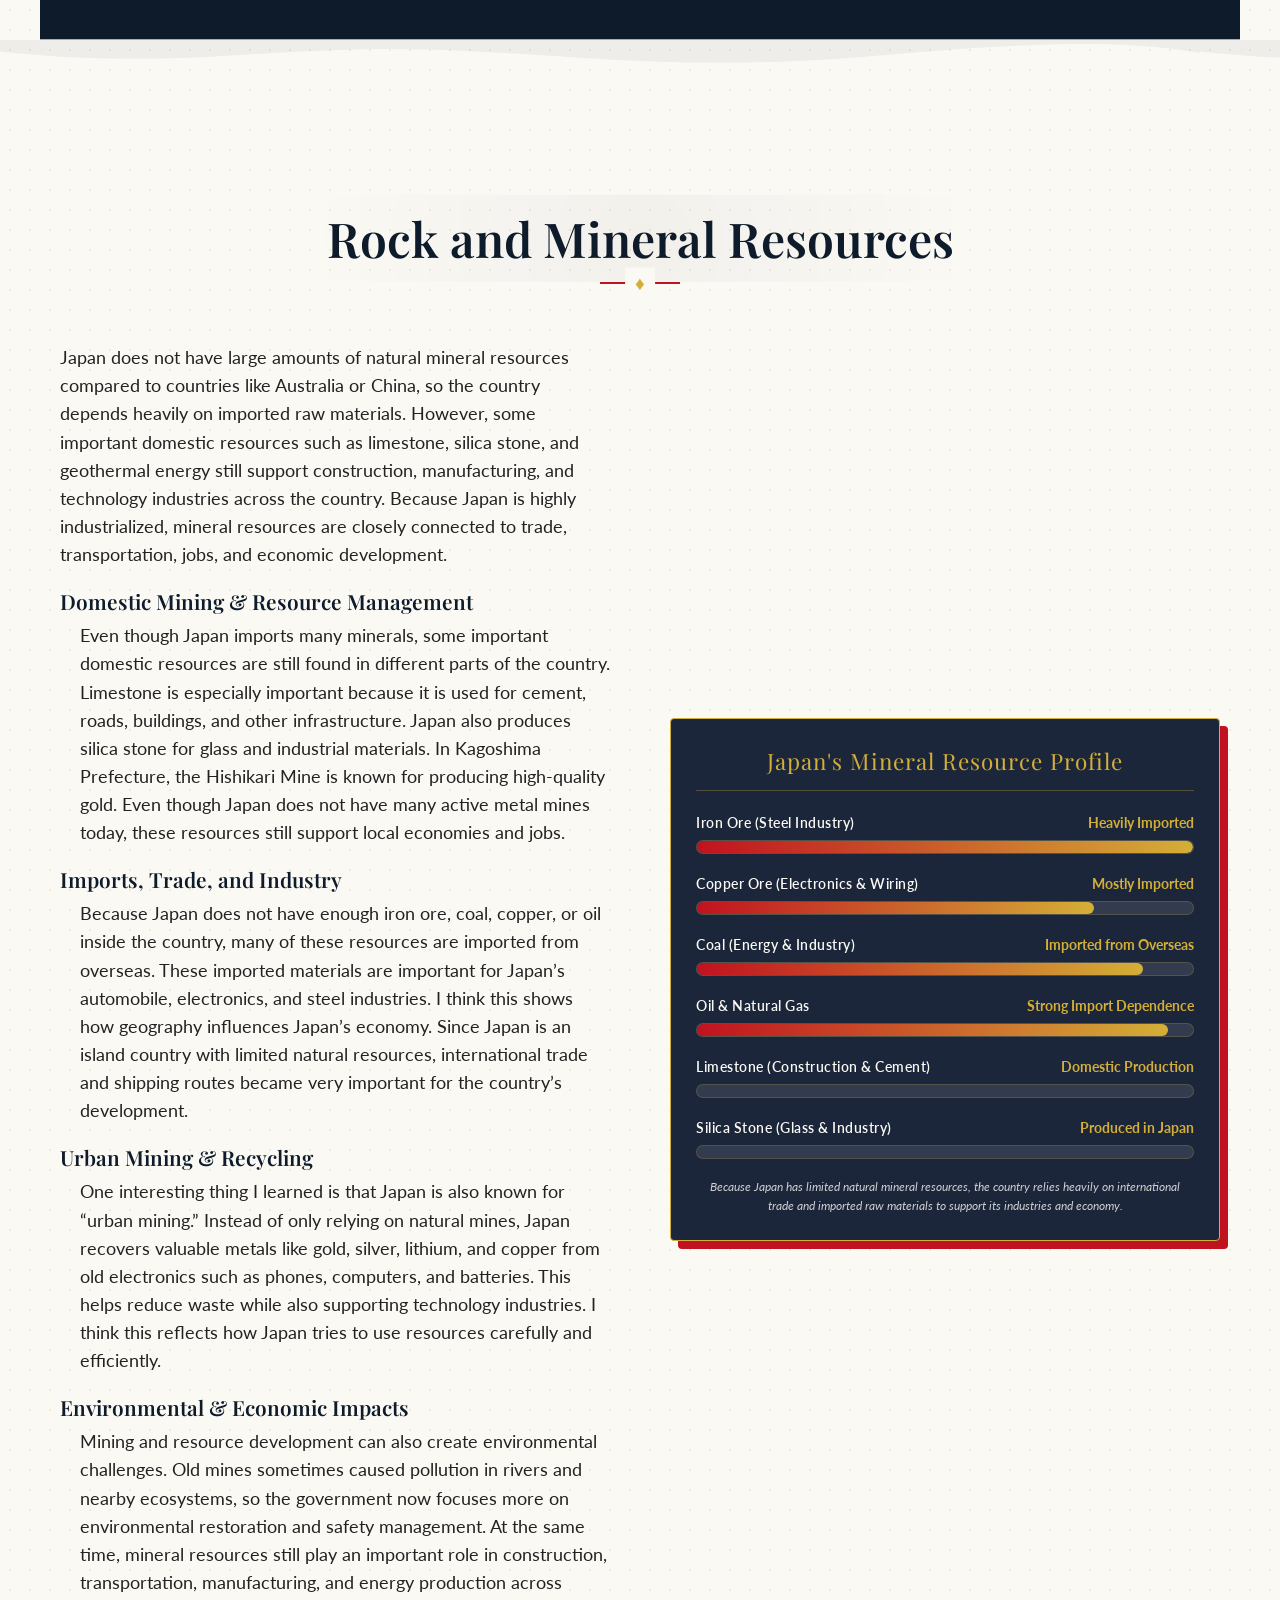
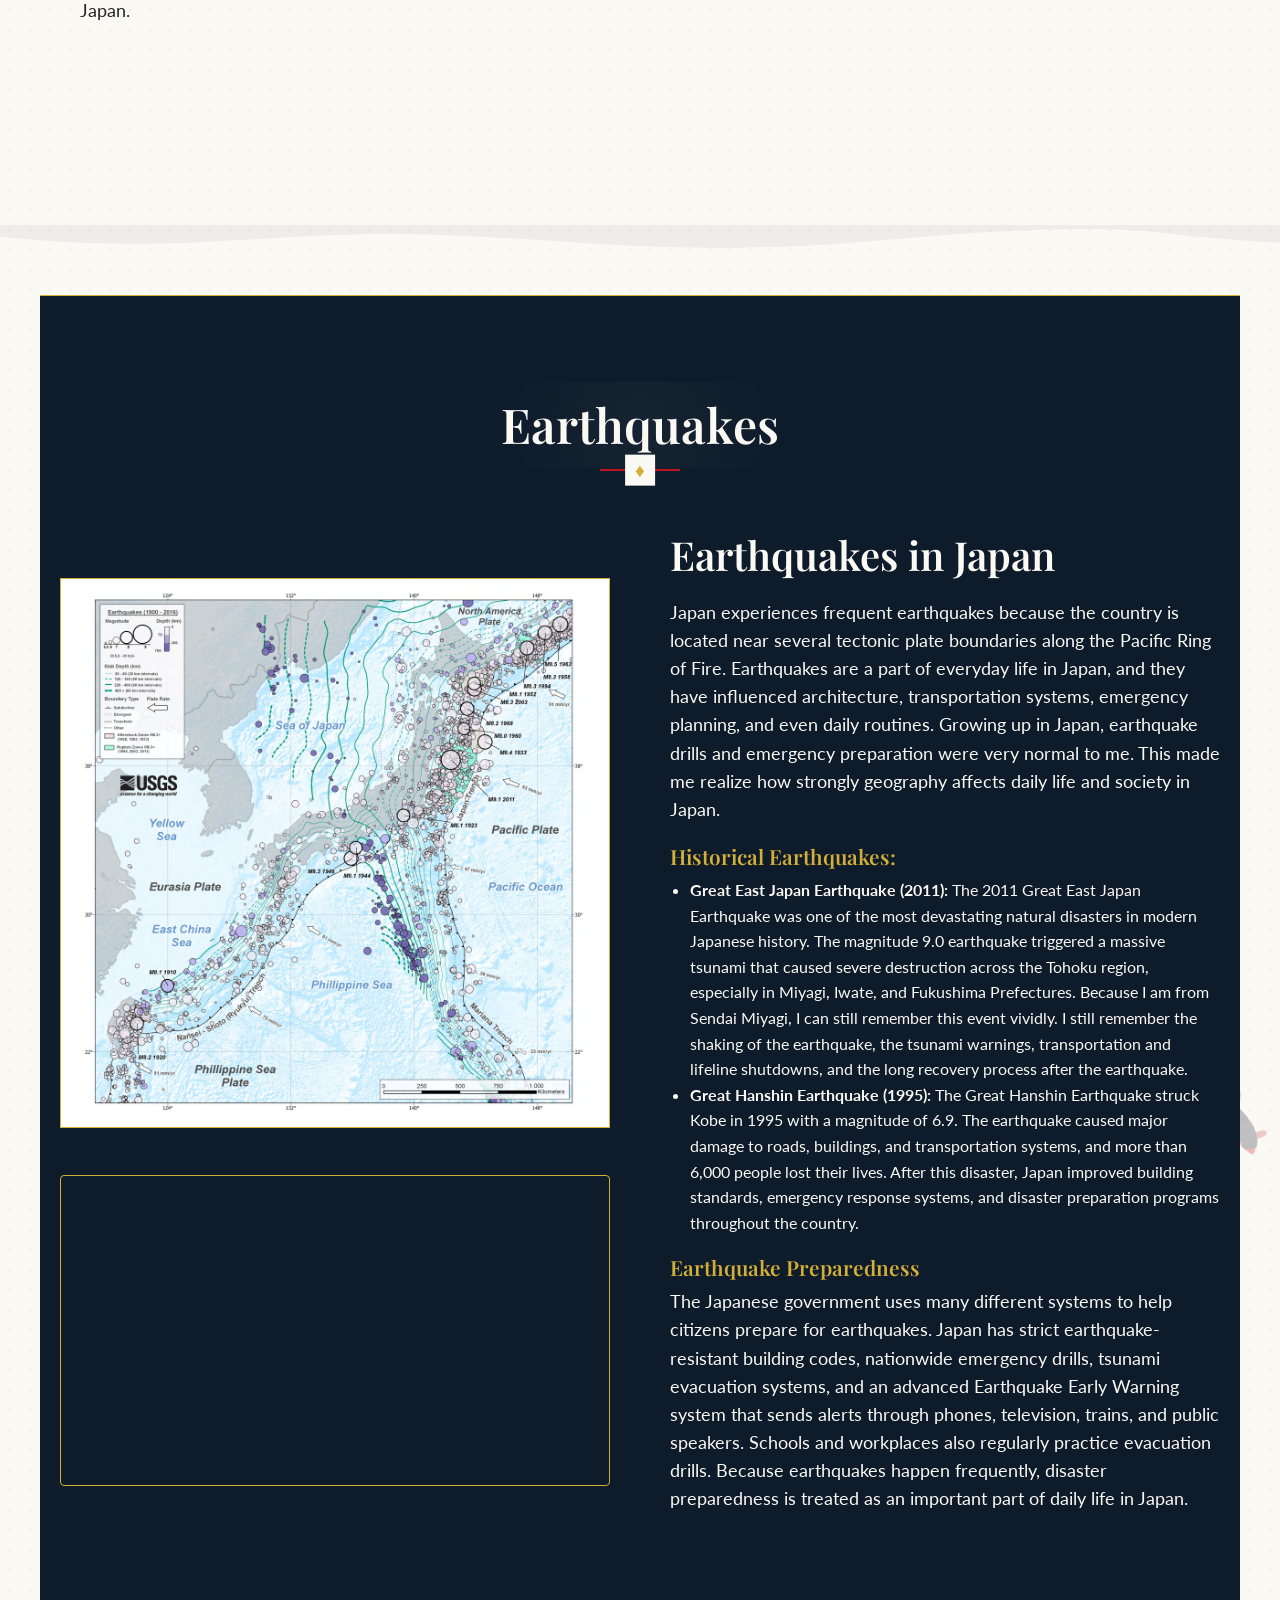
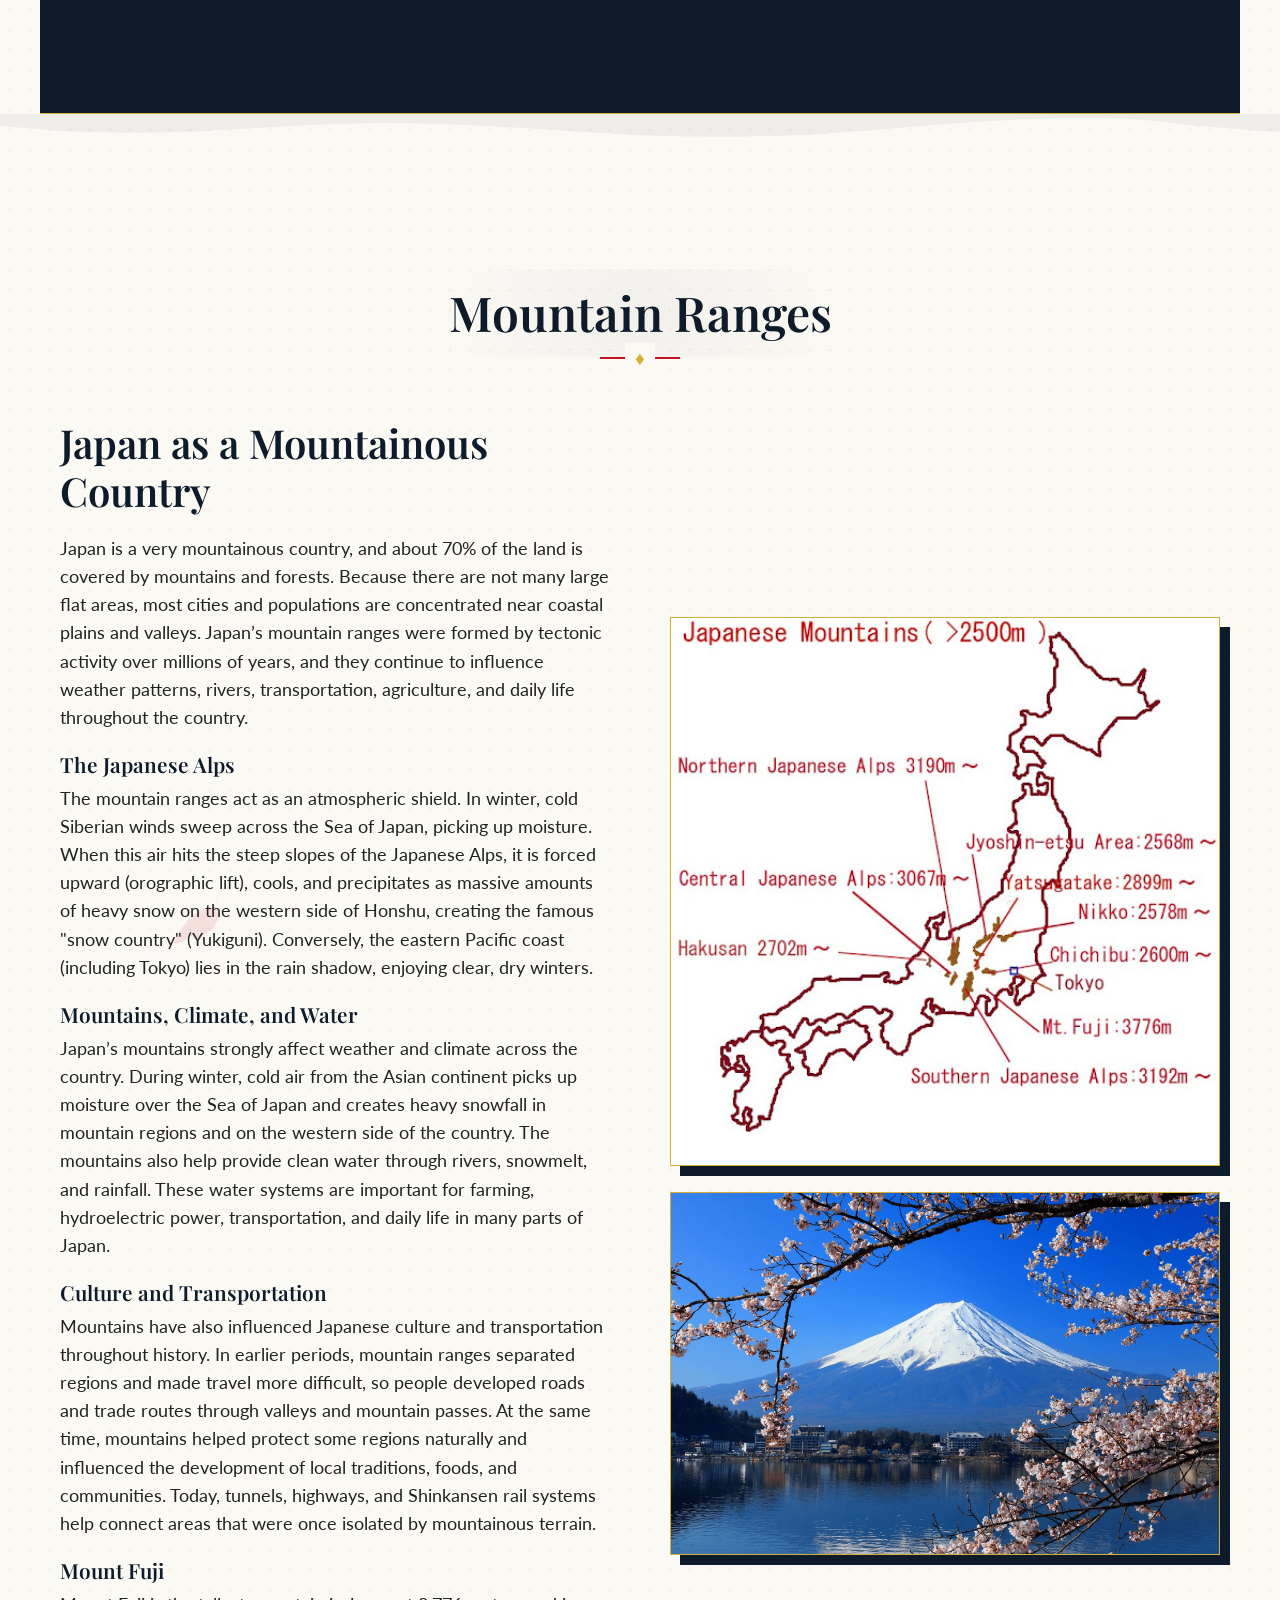
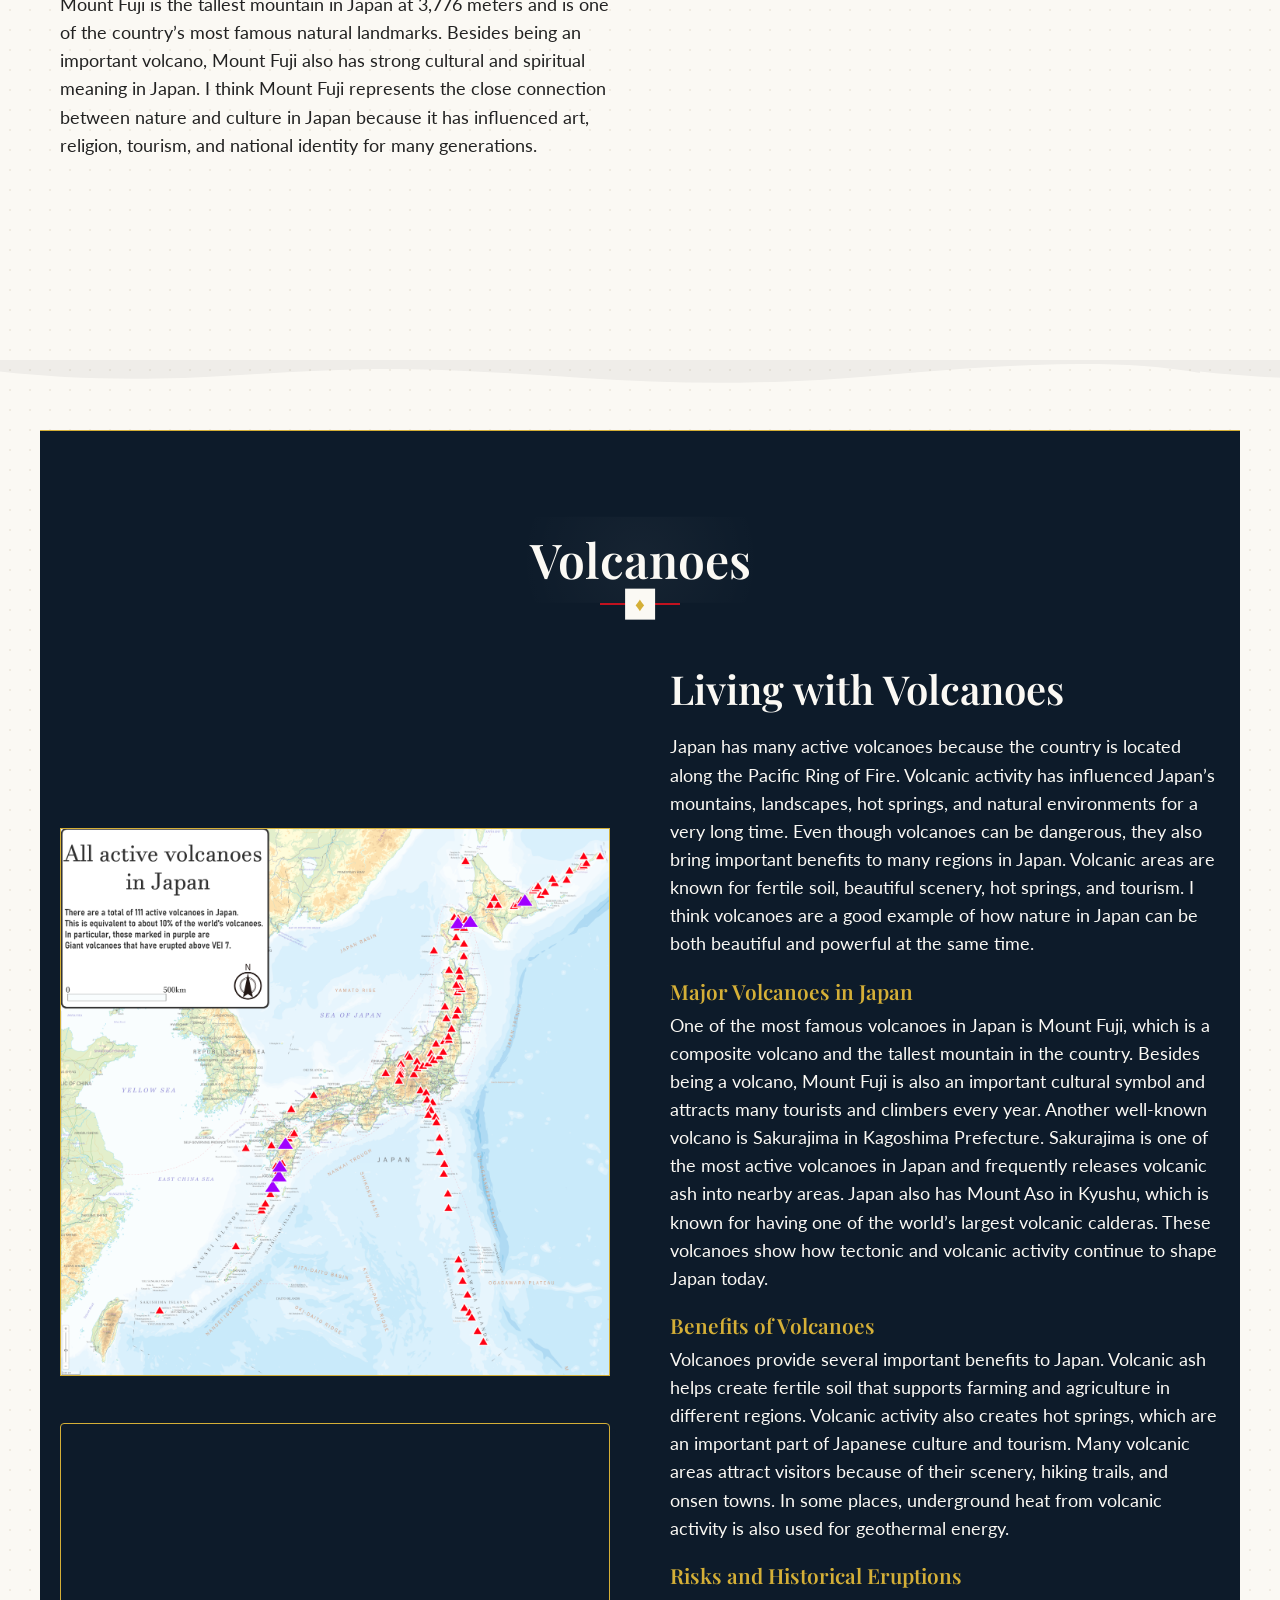
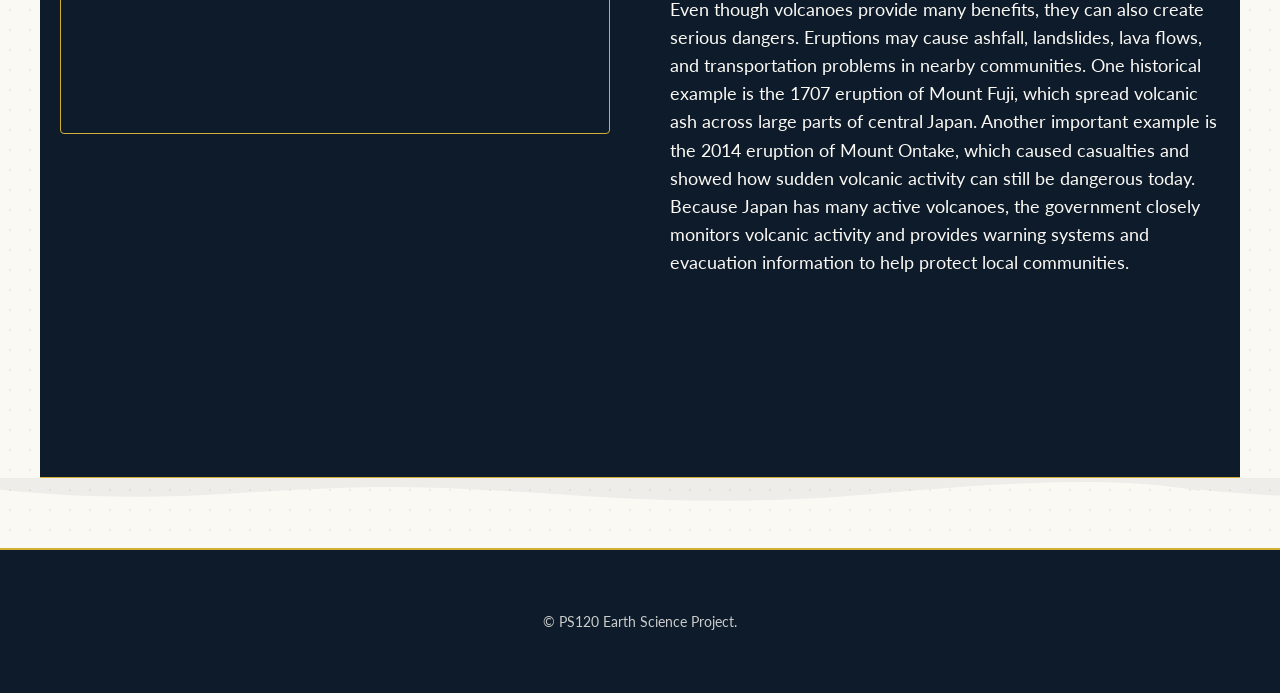
<file: geographic.html>
<!DOCTYPE html>
<html lang="en">

<head>
  <meta charset="UTF-8">
  <meta name="viewport" content="width=device-width, initial-scale=1.0">
  <title>Geography of Japan | Tectonics & Natural Disasters</title>
  <link rel="stylesheet" href="style.css">
  <style>
    /* Specific styles for geographic widgets */

    /* Interactive Earthquake Simulator */
    .sim-container {
      border: var(--border-gold);
      background-color: var(--bg-cream-dark);
      padding: 25px;
      position: relative;
      margin-top: 20px;
      box-shadow: 8px 8px 0 var(--indigo);
      border-radius: 4px;
    }

    .sim-header {
      margin-bottom: 15px;
      text-align: center;
    }

    .sim-header h4 {
      font-family: var(--font-heading);
      color: var(--indigo);
      font-size: 1.3rem;
      margin-bottom: 8px;
    }

    .sim-viewport {
      height: 250px;
      border-bottom: 12px solid #3e382d;
      display: flex;
      justify-content: space-around;
      align-items: flex-end;
      position: relative;
      overflow: hidden;
      background: linear-gradient(to top, rgba(13, 27, 42, 0.05), transparent);
      padding: 10px;
      border-radius: 4px 4px 0 0;
    }

    .ground-line {
      position: absolute;
      bottom: 0;
      left: 0;
      width: 100%;
      height: 12px;
      background-color: #5a5244;
      transition: transform 0.1s ease;
    }

    .sim-building-container {
      display: flex;
      flex-direction: column;
      align-items: center;
      position: relative;
    }

    .sim-building {
      width: 65px;
      height: 160px;
      background-color: rgba(13, 27, 42, 0.85);
      border: 2px solid var(--indigo);
      display: flex;
      flex-direction: column;
      justify-content: space-around;
      padding: 8px 4px;
      position: relative;
      transform-origin: bottom center;
      box-shadow: 2px 2px 5px rgba(0, 0, 0, 0.1);
      border-radius: 2px;
    }

    .sim-window-row {
      display: flex;
      justify-content: space-around;
    }

    .sim-window {
      width: 10px;
      height: 12px;
      background-color: #ffd800;
      opacity: 0.75;
      border-radius: 1px;
      box-shadow: 0 0 4px #ffd800;
    }

    /* Structural features */
    .b-taishin {
      border-width: 4px;
      border-color: var(--crimson);
    }

    .b-taishin-brace {
      position: absolute;
      top: 0;
      left: 0;
      width: 100%;
      height: 100%;
      background-image:
        repeating-linear-gradient(45deg, transparent, transparent 28px, rgba(193, 18, 31, 0.3) 28px, rgba(193, 18, 31, 0.3) 30px),
        repeating-linear-gradient(-45deg, transparent, transparent 28px, rgba(193, 18, 31, 0.3) 28px, rgba(193, 18, 31, 0.3) 30px);
      pointer-events: none;
    }

    .b-seishin-damper {
      position: absolute;
      width: 6px;
      height: 35px;
      background-color: var(--crimson);
      border: 1px solid var(--indigo);
      right: -8px;
      top: 60px;
      border-radius: 3px;
      box-shadow: 0 0 3px rgba(0, 0, 0, 0.2);
    }

    .b-seishin-damper::before {
      content: '';
      position: absolute;
      width: 6px;
      height: 35px;
      background-color: var(--crimson);
      border: 1px solid var(--indigo);
      left: -71px;
      top: -1px;
      border-radius: 3px;
      box-shadow: 0 0 3px rgba(0, 0, 0, 0.2);
    }

    .b-menshin {
      margin-bottom: 12px;
    }

    .b-menshin-isolators {
      position: absolute;
      bottom: -15px;
      left: 0;
      width: 100%;
      height: 12px;
      display: flex;
      justify-content: space-around;
      pointer-events: none;
    }

    .isolator-pad {
      width: 14px;
      height: 12px;
      background-color: var(--gold);
      border: 1px solid var(--indigo);
      border-radius: 50%;
      background-image: radial-gradient(circle, #fff 2px, transparent 3px);
      box-shadow: 0 2px 4px rgba(0, 0, 0, 0.2);
    }

    .building-label {
      margin-top: 10px;
      font-size: 0.9rem;
      font-weight: bold;
      color: var(--indigo);
      text-align: center;
      font-family: var(--font-heading);
    }

    .building-desc {
      font-size: 0.75rem;
      color: var(--text-dark);
      text-align: center;
      max-width: 80px;
      line-height: 1.2;
      margin-top: 3px;
    }

    /* Interactive Chart */
    .chart-container {
      border: var(--border-gold);
      background-color: var(--indigo-light);
      padding: 25px;
      color: var(--text-light);
      box-shadow: 8px 8px 0 var(--crimson);
      border-radius: 4px;
      margin-bottom: 30px;
    }

    .chart-title {
      font-family: var(--font-heading);
      font-size: 1.4rem;
      color: var(--gold);
      margin-bottom: 20px;
      text-align: center;
      border-bottom: 1px solid rgba(212, 175, 55, 0.3);
      padding-bottom: 10px;
      letter-spacing: 1px;
    }

    .chart-row {
      margin-bottom: 18px;
    }

    .chart-label-container {
      display: flex;
      justify-content: space-between;
      margin-bottom: 6px;
      font-size: 0.9rem;
      font-family: var(--font-body);
    }

    .chart-label {
      font-weight: 600;
      letter-spacing: 0.5px;
    }

    .chart-value {
      color: var(--gold);
      font-weight: 700;
    }

    .chart-bar-bg {
      height: 14px;
      background-color: rgba(251, 249, 244, 0.1);
      border-radius: 7px;
      overflow: hidden;
      border: 1px solid rgba(212, 175, 55, 0.2);
    }

    .chart-bar-fill {
      height: 100%;
      background: linear-gradient(90deg, var(--crimson) 0%, var(--gold) 100%);
      border-radius: 7px;
      width: 0;
      /* Animated dynamically */
      transition: width 1.8s cubic-bezier(0.1, 1, 0.1, 1);
    }

    .chart-bar-fill.domestic {
      background: linear-gradient(90deg, #1b4d3e 0%, #2e8b57 100%);
    }

    /* Interactive Simulator Controls */
    .sim-controls {
      display: flex;
      justify-content: center;
      margin-top: 15px;
    }

    .sim-btn {
      width: 100%;
      text-align: center;
      font-size: 0.85rem;
      padding: 10px 15px;
      cursor: pointer;
    }

    /* Animation Trigger States */
    .eq-active .ground-line {
      animation: groundShake 3s cubic-bezier(.36, .07, .19, .97) both;
    }

    .eq-active .b-taishin {
      animation: taishinShake 3s cubic-bezier(.36, .07, .19, .97) both;
    }

    .eq-active .b-seishin {
      animation: seishinShake 3s cubic-bezier(.36, .07, .19, .97) both;
    }

    .eq-active .b-menshin {
      animation: menshinShake 3s cubic-bezier(.36, .07, .19, .97) both;
    }

    @keyframes groundShake {

      0%,
      100% {
        transform: translateX(0);
      }

      10%,
      30%,
      50%,
      70%,
      90% {
        transform: translateX(-8px);
      }

      20%,
      40%,
      60%,
      80% {
        transform: translateX(8px);
      }
    }

    @keyframes taishinShake {

      0%,
      100% {
        transform: translateX(0) rotate(0deg);
      }

      15%,
      35%,
      55%,
      75%,
      95% {
        transform: translateX(-16px) rotate(-4.5deg);
      }

      25%,
      45%,
      65%,
      85% {
        transform: translateX(16px) rotate(4.5deg);
      }
    }

    @keyframes seishinShake {

      0%,
      100% {
        transform: translateX(0) rotate(0deg);
      }

      10%,
      30% {
        transform: translateX(-8px) rotate(-1.8deg);
      }

      20%,
      40% {
        transform: translateX(8px) rotate(1.8deg);
      }

      50%,
      70% {
        transform: translateX(-3px) rotate(-0.5deg);
      }

      60%,
      80% {
        transform: translateX(3px) rotate(0.5deg);
      }

      90% {
        transform: translateX(-0.5px) rotate(0);
      }
    }

    @keyframes menshinShake {

      0%,
      100% {
        transform: translateX(0);
      }

      10%,
      30%,
      50%,
      70%,
      90% {
        transform: translateX(-2.5px);
      }

      20%,
      40%,
      60%,
      80% {
        transform: translateX(2.5px);
      }
    }

    /* References styling */
    .references-list {
      max-width: 1000px;
      margin: 0 auto;
      list-style-type: none;
      padding: 0;
    }

    .references-list li {
      margin-bottom: 20px;
      padding-left: 35px;
      text-indent: -35px;
      font-size: 1rem;
      font-family: var(--font-body);
      border-bottom: 1px solid rgba(13, 27, 42, 0.1);
      padding-bottom: 12px;
      line-height: 1.5;
    }

    .references-list li a {
      color: var(--crimson);
      word-break: break-all;
      transition: color 0.3s ease;
    }

    .references-list li a:hover {
      color: var(--gold);
    }

    /* Media Embed Container */
    .video-wrapper {
      position: relative;
      padding-bottom: 56.25%;
      /* 16:9 ratio */
      height: 0;
      overflow: hidden;
      border: var(--border-gold);
      box-shadow: 6px 6px 0 var(--indigo);
      margin-top: 20px;
      border-radius: 4px;
    }

    .video-wrapper iframe {
      position: absolute;
      top: 0;
      left: 0;
      width: 100%;
      height: 100%;
      border: none;
    }
  </style>
</head>

<body>

  <header>
    <div class="logo">日本</div>
    <nav>
      <ul>
        <li><a href="index.html">Home</a></li>
        <li><a href="about.html">About</a></li>
        <li><a href="mapping.html">Mapping</a></li>
        <li><a href="geographic.html" class="active">Tectonics</a></li>
        <li><a href="water.html">Landforms</a></li>
        <li><a href="ocean.html">Oceans</a></li>
        <li><a href="climate.html">Climate</a></li>
        <li><a href="references.html">References</a></li>
      </ul>
    </nav>
  </header>

  <main style="padding-top: 150px; position: relative; overflow: hidden;">
    <div class="particles-container" data-type="smoke"></div>
    <div class="koi-container"></div>

    <!-- SECTION 1: Tectonic Plates & The Ring of Fire -->
    <section class="dark-section" style="border-top: none;">
      <div class="section-header fade-in">
        <h2>Tectonic Plates and Natural Disasters</h2>
        <div class="divider"></div>
      </div>

      <div class="split-layout fade-in">
        <div class="split-text">
          <h3 class="dark-section-text">Japan and the Pacific Ring of Fire</h3>
          <p>Japan is located along the Pacific Ring of Fire, which is one of the most tectonically active regions in
            the world. Instead of sitting on one stable tectonic plate, Japan is located near several plate boundaries
            that are constantly moving. Because of this, earthquakes, volcanoes, and tsunamis are a normal part of life
            in Japan. I think Japan’s geography is really interesting because these tectonic movements have shaped not
            only the landscape, but also the way people live, build cities, and prepare for disasters.
          </p>
          <h3 class="dark-section-text">The Four Plates</h3>
          <p>The four major tectonic plates connected to Japan are:</p>
          <ul style="margin-left: 20px; margin-bottom: 20px; color: var(--gold); list-style-type: square;">
            <li><strong>Pacific Plate:</strong> located east of Japan and moving westward beneath northern Japan.</li>
            <li><strong>Philippine Sea Plate:</strong> located south of Japan and moving underneath southwestern Japan.
            </li>
            <li><strong>Eurasian Plate:</strong> located beneath western Japan.
            </li>
            <li><strong>North American Plate (Okhotsk Plate):</strong> connected to northeastern Japan and Hokkaido.
            </li>
          </ul>
          <h3 class="dark-section-text">Natural Disasters in Japan</h3>
          <p>Because Japan is located near these tectonic plate boundaries, natural disasters happen frequently
            throughout the country. Earthquakes are especially common, and some large earthquakes can also cause
            tsunamis. One important example is the 2011 Tohoku Earthquake and Tsunami, which caused major damage in
            northeastern Japan. Japan also has many active volcanoes, including Mount Fuji and Sakurajima. Growing up in
            Japan, earthquake preparedness is something people learn from a young age. Earthquake drills, emergency
            alerts, and disaster prevention systems are a normal part of daily life, and many buildings in Japan are
            designed to better resist earthquakes.</p>

        </div>
        <div class="split-image">
          <img src="assets/images/plate.png"
            alt="Stylized ink-wash map of Japan's four convergent tectonic plates and trenches" class="reveal-ink">
        </div>
      </div>
    </section>

    <div class="wave-divider"></div>

    <!-- SECTION 2: Seismicity & Disaster Preparedness -->
    <section>
      <div class="section-header fade-in">
        <h2>Rock and Mineral Resources</h2>
        <div class="divider"></div>
      </div>

      <div class="split-layout fade-in">
        <div class="split-text">
          <p>Japan does not have large amounts of natural mineral resources compared to countries like Australia or
            China, so the country depends heavily on imported raw materials. However, some important domestic resources
            such as limestone, silica stone, and geothermal energy still support construction, manufacturing, and
            technology industries across the country. Because Japan is highly industrialized, mineral resources are
            closely connected to trade, transportation, jobs, and economic development.</p>

          <h4
            style="color: var(--indigo); margin-top: 15px; margin-bottom: 8px; font-family: var(--font-heading); font-size: 1.3rem;">
            Domestic Mining & Resource Management</h4>
          <ul style="margin-left: 20px; margin-bottom: 20px;">
            <p>Even though Japan imports many minerals, some important domestic resources are still found in different
              parts of the country. Limestone is especially important because it is used for cement, roads, buildings,
              and other infrastructure. Japan also produces silica stone for glass and industrial materials. In
              Kagoshima Prefecture, the Hishikari Mine is known for producing high-quality gold. Even though Japan does
              not have many active metal mines today, these resources still support local economies and jobs.
            </p>
          </ul>

          <h4
            style="color: var(--indigo); margin-top: 15px; margin-bottom: 8px; font-family: var(--font-heading); font-size: 1.3rem;">
            Imports, Trade, and Industry</h4>
          <ul style="margin-left: 20px; margin-bottom: 20px;">
            <p>Because Japan does not have enough iron ore, coal, copper, or oil inside the country, many of these
              resources are imported from overseas. These imported materials are important for Japan’s automobile,
              electronics, and steel industries. I think this shows how geography influences Japan’s economy. Since
              Japan is an island country with limited natural resources, international trade and shipping routes became
              very important for the country’s development.
            </p>
          </ul>

          <h4
            style="color: var(--indigo); margin-top: 15px; margin-bottom: 8px; font-family: var(--font-heading); font-size: 1.3rem;">
            Urban Mining & Recycling</h4>
          <ul style="margin-left: 20px; margin-bottom: 20px;">
            <p>One interesting thing I learned is that Japan is also known for “urban mining.” Instead of only relying
              on natural mines, Japan recovers valuable metals like gold, silver, lithium, and copper from old
              electronics such as phones, computers, and batteries. This helps reduce waste while also supporting
              technology industries. I think this reflects how Japan tries to use resources carefully and efficiently.
            </p>
          </ul>

          <h4
            style="color: var(--indigo); margin-top: 15px; margin-bottom: 8px; font-family: var(--font-heading); font-size: 1.3rem;">
            Environmental & Economic Impacts</h4>
          <ul style="margin-left: 20px; margin-bottom: 20px;">
            <p>Mining and resource development can also create environmental challenges. Old mines sometimes caused
              pollution in rivers and nearby ecosystems, so the government now focuses more on environmental restoration
              and safety management. At the same time, mineral resources still play an important role in construction,
              transportation, manufacturing, and energy production across Japan.
            </p>
          </ul>
        </div>
        <div class="split-image">
          <div class="chart-container">
            <div class="chart-title">Japan's Mineral Resource Profile</div>

            <div class="chart-row">
              <div class="chart-label-container">
                <span class="chart-label">Iron Ore (Steel Industry)</span>
                <span class="chart-value">Heavily Imported</span>
              </div>
              <div class="chart-bar-bg">
                <div class="chart-bar-fill" data-width="100"></div>
              </div>
            </div>

            <div class="chart-row">
              <div class="chart-label-container">
                <span class="chart-label">Copper Ore (Electronics & Wiring)</span>
                <span class="chart-value">Mostly Imported</span>
              </div>
              <div class="chart-bar-bg">
                <div class="chart-bar-fill" data-width="80"></div>
              </div>
            </div>

            <div class="chart-row">
              <div class="chart-label-container">
                <span class="chart-label">Coal (Energy & Industry)</span>
                <span class="chart-value">Imported from Overseas</span>
              </div>
              <div class="chart-bar-bg">
                <div class="chart-bar-fill" data-width="90"></div>
              </div>
            </div>

            <div class="chart-row">
              <div class="chart-label-container">
                <span class="chart-label">Oil & Natural Gas</span>
                <span class="chart-value">Strong Import Dependence</span>
              </div>
              <div class="chart-bar-bg">
                <div class="chart-bar-fill" data-width="95"></div>
              </div>
            </div>

            <div class="chart-row">
              <div class="chart-label-container">
                <span class="chart-label">Limestone (Construction & Cement)</span>
                <span class="chart-value">Domestic Production</span>
              </div>
              <div class="chart-bar-bg">
                <div class="chart-bar-fill domestic" data-width="0"></div>
              </div>
            </div>

            <div class="chart-row">
              <div class="chart-label-container">
                <span class="chart-label">Silica Stone (Glass & Industry)</span>
                <span class="chart-value">Produced in Japan</span>
              </div>
              <div class="chart-bar-bg">
                <div class="chart-bar-fill domestic" data-width="0"></div>
              </div>
            </div>

            <p style="font-size: 0.75rem; text-align: center; margin-top: 15px; opacity: 0.8; font-style: italic;">
              Because Japan has limited natural mineral resources, the country relies heavily on international trade and
              imported raw materials to support its industries and economy.</p>
          </div>
          <!-- <div class="sim-container" id="eq-sim-container">
            <div class="sim-header">
              <h4>Earthquake Engineering Simulator</h4>
              <p style="font-size: 0.75rem; color: var(--text-dark); margin: 0;">Observe how different structural
                designs react to seismic forces.</p>
            </div>
            <div class="sim-viewport">
              <div class="ground-line"></div>

          <div class="sim-building-container">
                <div class="sim-building b-taishin">
                  <div class="b-taishin-brace"></div>
                  <div class="sim-window-row">
                    <div class="sim-window"></div>
                    <div class="sim-window"></div>
                  </div>
                  <div class="sim-window-row">
                    <div class="sim-window"></div>
                    <div class="sim-window"></div>
                  </div>
                  <div class="sim-window-row">
                    <div class="sim-window"></div>
                    <div class="sim-window"></div>
                  </div>
                </div>
                <div class="building-label">Taishin</div>
                <div class="building-desc">Rigid reinforcement (walls, columns)</div>
              </div>

              <div class="sim-building-container">
                <div class="sim-building b-seishin">
                  <div class="b-seishin-damper"></div>
                  <div class="sim-window-row">
                    <div class="sim-window"></div>
                    <div class="sim-window"></div>
                  </div>
                  <div class="sim-window-row">
                    <div class="sim-window"></div>
                    <div class="sim-window"></div>
                  </div>
                  <div class="sim-window-row">
                    <div class="sim-window"></div>
                    <div class="sim-window"></div>
                  </div>
                </div>
                <div class="building-label">Seishin</div>
                <div class="building-desc">Vibration control (dampers absorb shock)</div>
              </div>

              <div class="sim-building-container">
                <div class="sim-building b-menshin">
                  <div class="b-menshin-isolators">
                    <div class="isolator-pad"></div>
                    <div class="isolator-pad"></div>
                    <div class="isolator-pad"></div>
                  </div>
                  <div class="sim-window-row">
                    <div class="sim-window"></div>
                    <div class="sim-window"></div>
                  </div>
                  <div class="sim-window-row">
                    <div class="sim-window"></div>
                    <div class="sim-window"></div>
                  </div>
                  <div class="sim-window-row">
                    <div class="sim-window"></div>
                    <div class="sim-window"></div>
                  </div>
          </div>
        <div class="building-label">Menshin</div>
        <div class="building-desc">Base isolation (rubber rollers isolate floor)</div>
      </div>
      </div>

          <div class="sim-controls">
            <button class="btn sim-btn" id="trigger-eq">Trigger Seismic Event (M8.0 Sim)</button>
          </div>
        </div> -->
        </div>
      </div>
    </section>

    <div class="wave-divider"></div>

    <!-- SECTION 3: Volcanoes of Japan -->
    <section class="dark-section">
      <div class="section-header fade-in">
        <h2>Earthquakes</h2>
        <div class="divider"></div>
      </div>

      <div class="split-layout reverse fade-in">
        <div class="split-text">
          <h3 class="dark-section-text">Earthquakes in Japan</h3>
          <p>Japan experiences frequent earthquakes because the country is located near several tectonic plate
            boundaries along the Pacific Ring of Fire. Earthquakes are a part of everyday life in Japan, and they have
            influenced architecture, transportation systems, emergency planning, and even daily routines. Growing up in
            Japan, earthquake drills and emergency preparation were very normal to me. This made me realize how strongly
            geography affects daily life and society in Japan.</p>

          <h4
            style="color: var(--gold); margin-top: 15px; margin-bottom: 8px; font-family: var(--font-heading); font-size: 1.3rem;">
            Historical Earthquakes:</h4>
          <ul style="margin-left: 20px; margin-bottom: 20px; color: var(--text-light);">
            <li><strong>Great East Japan Earthquake (2011):</strong> The 2011 Great East Japan Earthquake was one of the
              most devastating natural disasters in modern Japanese history. The magnitude 9.0 earthquake triggered a
              massive tsunami that caused severe destruction across the Tohoku region, especially in Miyagi, Iwate, and
              Fukushima Prefectures. Because I am from Sendai Miyagi, I can still remember this event vividly. I still
              remember the shaking of the earthquake, the tsunami warnings, transportation and lifeline shutdowns, and
              the long recovery process after the earthquake.</li>
            <li><strong>Great Hanshin Earthquake (1995):</strong> The Great Hanshin Earthquake struck Kobe in 1995 with
              a magnitude of 6.9. The earthquake caused major damage to roads, buildings, and transportation systems,
              and more than 6,000 people lost their lives. After this disaster, Japan improved building standards,
              emergency response systems, and disaster preparation programs throughout the country.</li>
          </ul>

          <h4
            style="color: var(--gold); margin-top: 15px; margin-bottom: 8px; font-family: var(--font-heading); font-size: 1.3rem;">
            Earthquake Preparedness</h4>
          <p>The Japanese government uses many different systems to help citizens prepare for earthquakes. Japan has
            strict earthquake-resistant building codes, nationwide emergency drills, tsunami evacuation systems, and an
            advanced Earthquake Early Warning system that sends alerts through phones, television, trains, and public
            speakers. Schools and workplaces also regularly practice evacuation drills. Because earthquakes happen
            frequently, disaster preparedness is treated as an important part of daily life in Japan.
          </p>
        </div>
        <div class="split-image">
          <img src="assets/images/earthquake.png" class="reveal-ink">

          <div class="video-wrapper">
            <iframe width="560" height="315" src="https://www.youtube.com/embed/foxww-tMoNg?si=udVDnO9XbNvl965g"
              title="YouTube video player" frameborder="0"
              allow="accelerometer; autoplay; clipboard-write; encrypted-media; gyroscope; picture-in-picture; web-share"
              referrerpolicy="strict-origin-when-cross-origin" allowfullscreen></iframe>
          </div>

        </div>
      </div>
    </section>

    <div class="wave-divider"></div>

    <!-- SECTION 4: Mountain Ranges & River Hydrology -->
    <section>
      <div class="section-header fade-in">
        <h2>Mountain Ranges</h2>
        <div class="divider"></div>
      </div>

      <div class="split-layout fade-in">
        <div class="split-text">
          <h3>Japan as a Mountainous Country</h3>
          <p>Japan is a very mountainous country, and about 70% of the land is covered by mountains and forests. Because
            there are not many large flat areas, most cities and populations are concentrated near coastal plains and
            valleys. Japan’s mountain ranges were formed by tectonic activity over millions of years, and they continue
            to influence weather patterns, rivers, transportation, agriculture, and daily life throughout the country.
          </p>

          <h4
            style="color: var(--indigo); margin-top: 15px; margin-bottom: 8px; font-family: var(--font-heading); font-size: 1.3rem;">
            The Japanese Alps</h4>
          <p>The mountain ranges act as an atmospheric shield. In winter, cold Siberian winds sweep across the Sea of
            Japan, picking up moisture. When this air hits the steep slopes of the Japanese Alps, it is forced upward
            (orographic lift), cools, and precipitates as massive amounts of heavy snow on the western side of Honshu,
            creating the famous "snow country" (Yukiguni). Conversely, the eastern Pacific coast (including Tokyo) lies
            in the rain shadow, enjoying clear, dry winters.</p>

          <h4
            style="color: var(--indigo); margin-top: 15px; margin-bottom: 8px; font-family: var(--font-heading); font-size: 1.3rem;">
            Mountains, Climate, and Water</h4>
          <p>Japan’s mountains strongly affect weather and climate across the country. During winter, cold air from the
            Asian continent picks up moisture over the Sea of Japan and creates heavy snowfall in mountain regions and
            on the western side of the country. The mountains also help provide clean water through rivers, snowmelt,
            and rainfall. These water systems are important for farming, hydroelectric power, transportation, and daily
            life in many parts of Japan.</p>

          <h4
            style="color: var(--indigo); margin-top: 15px; margin-bottom: 8px; font-family: var(--font-heading); font-size: 1.3rem;">
            Culture and Transportation</h4>
          <p>Mountains have also influenced Japanese culture and transportation throughout history. In earlier periods,
            mountain ranges separated regions and made travel more difficult, so people developed roads and trade routes
            through valleys and mountain passes. At the same time, mountains helped protect some regions naturally and
            influenced the development of local traditions, foods, and communities. Today, tunnels, highways, and
            Shinkansen rail systems help connect areas that were once isolated by mountainous terrain.</p>

          <h4
            style="color: var(--indigo); margin-top: 15px; margin-bottom: 8px; font-family: var(--font-heading); font-size: 1.3rem;">
            Mount Fuji</h4>
          <p>Mount Fuji is the tallest mountain in Japan at 3,776 meters and is one of the country’s most famous natural
            landmarks. Besides being an important volcano, Mount Fuji also has strong cultural and spiritual meaning in
            Japan. I think Mount Fuji represents the close connection between nature and culture in Japan because it has
            influenced art, religion, tourism, and national identity for many generations.</p>
        </div>
        <div class="split-image">
          <img src="assets/images/alps.jpg" class="reveal-ink">

          <img src="assets/images/mtfuji.png" class="reveal-ink">
        </div>

      </div>
    </section>

    <div class="wave-divider"></div>

    <!-- SECTION 5: Rock & Mineral Resources -->
    <section class="dark-section">
      <div class="section-header fade-in">
        <h2>Volcanoes</h2>
        <div class="divider"></div>
      </div>

      <div class="split-layout reverse fade-in">
        <div class="split-text">
          <h3 class="dark-section-text">Living with Volcanoes</h3>
          <p>Japan has many active volcanoes because the country is located along the Pacific Ring of Fire. Volcanic
            activity has influenced Japan’s mountains, landscapes, hot springs, and natural environments for a very long
            time. Even though volcanoes can be dangerous, they also bring important benefits to many regions in Japan.
            Volcanic areas are known for fertile soil, beautiful scenery, hot springs, and tourism. I think volcanoes
            are a good example of how nature in Japan can be both beautiful and powerful at the same time.</p>

          <h4
            style="color: var(--gold); margin-top: 15px; margin-bottom: 8px; font-family: var(--font-heading); font-size: 1.3rem;">
            Major Volcanoes in Japan</h4>
          <p>One of the most famous volcanoes in Japan is Mount Fuji, which is a composite volcano and the tallest
            mountain in the country. Besides being a volcano, Mount Fuji is also an important cultural symbol and
            attracts many tourists and climbers every year. Another well-known volcano is Sakurajima in Kagoshima
            Prefecture. Sakurajima is one of the most active volcanoes in Japan and frequently releases volcanic ash
            into nearby areas. Japan also has Mount Aso in Kyushu, which is known for having one of the world’s largest
            volcanic calderas. These volcanoes show how tectonic and volcanic activity continue to shape Japan today.
          </p>

          <h4
            style="color: var(--gold); margin-top: 15px; margin-bottom: 8px; font-family: var(--font-heading); font-size: 1.3rem;">
            Benefits of Volcanoes</h4>
          <p>Volcanoes provide several important benefits to Japan. Volcanic ash helps create fertile soil that supports
            farming and agriculture in different regions. Volcanic activity also creates hot springs, which are an
            important part of Japanese culture and tourism. Many volcanic areas attract visitors because of their
            scenery, hiking trails, and onsen towns. In some places, underground heat from volcanic activity is also
            used for geothermal energy.</p>

          <h4
            style="color: var(--gold); margin-top: 15px; margin-bottom: 8px; font-family: var(--font-heading); font-size: 1.3rem;">
            Risks and Historical Eruptions</h4>
          <p>Even though volcanoes provide many benefits, they can also create serious dangers. Eruptions may cause
            ashfall, landslides, lava flows, and transportation problems in nearby communities. One historical example
            is the 1707 eruption of Mount Fuji, which spread volcanic ash across large parts of central Japan. Another
            important example is the 2014 eruption of Mount Ontake, which caused casualties and showed how sudden
            volcanic activity can still be dangerous today. Because Japan has many active volcanoes, the government
            closely monitors volcanic activity and provides warning systems and evacuation information to help protect
            local communities.</p>
        </div>
        <div class="split-image">
          <img src="assets/images/volcano.png" class="reveal-ink">

          <div class="video-wrapper">
            <iframe width="560" height="315" src="https://www.youtube.com/embed/KWJvc8ySscE?si=nLFNvnYaxg1FiXus"
              title="YouTube video player" frameborder="0"
              allow="accelerometer; autoplay; clipboard-write; encrypted-media; gyroscope; picture-in-picture; web-share"
              referrerpolicy="strict-origin-when-cross-origin" allowfullscreen></iframe>
          </div>

        </div>
      </div>
    </section>

    <div class="wave-divider"></div>


  </main>

  <footer>
    <p>&copy; PS120 Earth Science Project.</p>
  </footer>

  <script src="script.js"></script>
  <script>
    // Earthquake Simulator Control
    const triggerBtn = document.getElementById('trigger-eq');
    const simContainer = document.getElementById('eq-sim-container');

    if (triggerBtn && simContainer) {
      triggerBtn.addEventListener('click', () => {
        simContainer.classList.add('eq-active');
        triggerBtn.disabled = true;
        triggerBtn.textContent = 'Simulating M8.0 Earthquake...';

        setTimeout(() => {
          simContainer.classList.remove('eq-active');
          triggerBtn.disabled = false;
          triggerBtn.textContent = 'Trigger Seismic Event (M8.0 Sim)';
        }, 3000);
      });
    }

    // Animate Mineral Chart on Load/Scroll
    const animateChart = () => {
      document.querySelectorAll('.chart-bar-fill').forEach(bar => {
        const targetWidth = bar.getAttribute('data-width');
        // Small delay to trigger animation
        setTimeout(() => {
          bar.style.width = targetWidth + '%';
        }, 200);
      });
    };

    // Intersection Observer to trigger chart animation when it comes into view
    const chartSection = document.querySelector('.chart-container');
    if (chartSection && 'IntersectionObserver' in window) {
      const observer = new IntersectionObserver((entries) => {
        entries.forEach(entry => {
          if (entry.isIntersecting) {
            animateChart();
            observer.unobserve(entry.target);
          }
        });
      }, { threshold: 0.1 });
      observer.observe(chartSection);
    } else {
      // Fallback
      window.addEventListener('DOMContentLoaded', animateChart);
    }
  </script>
</body>

</html>
</file>
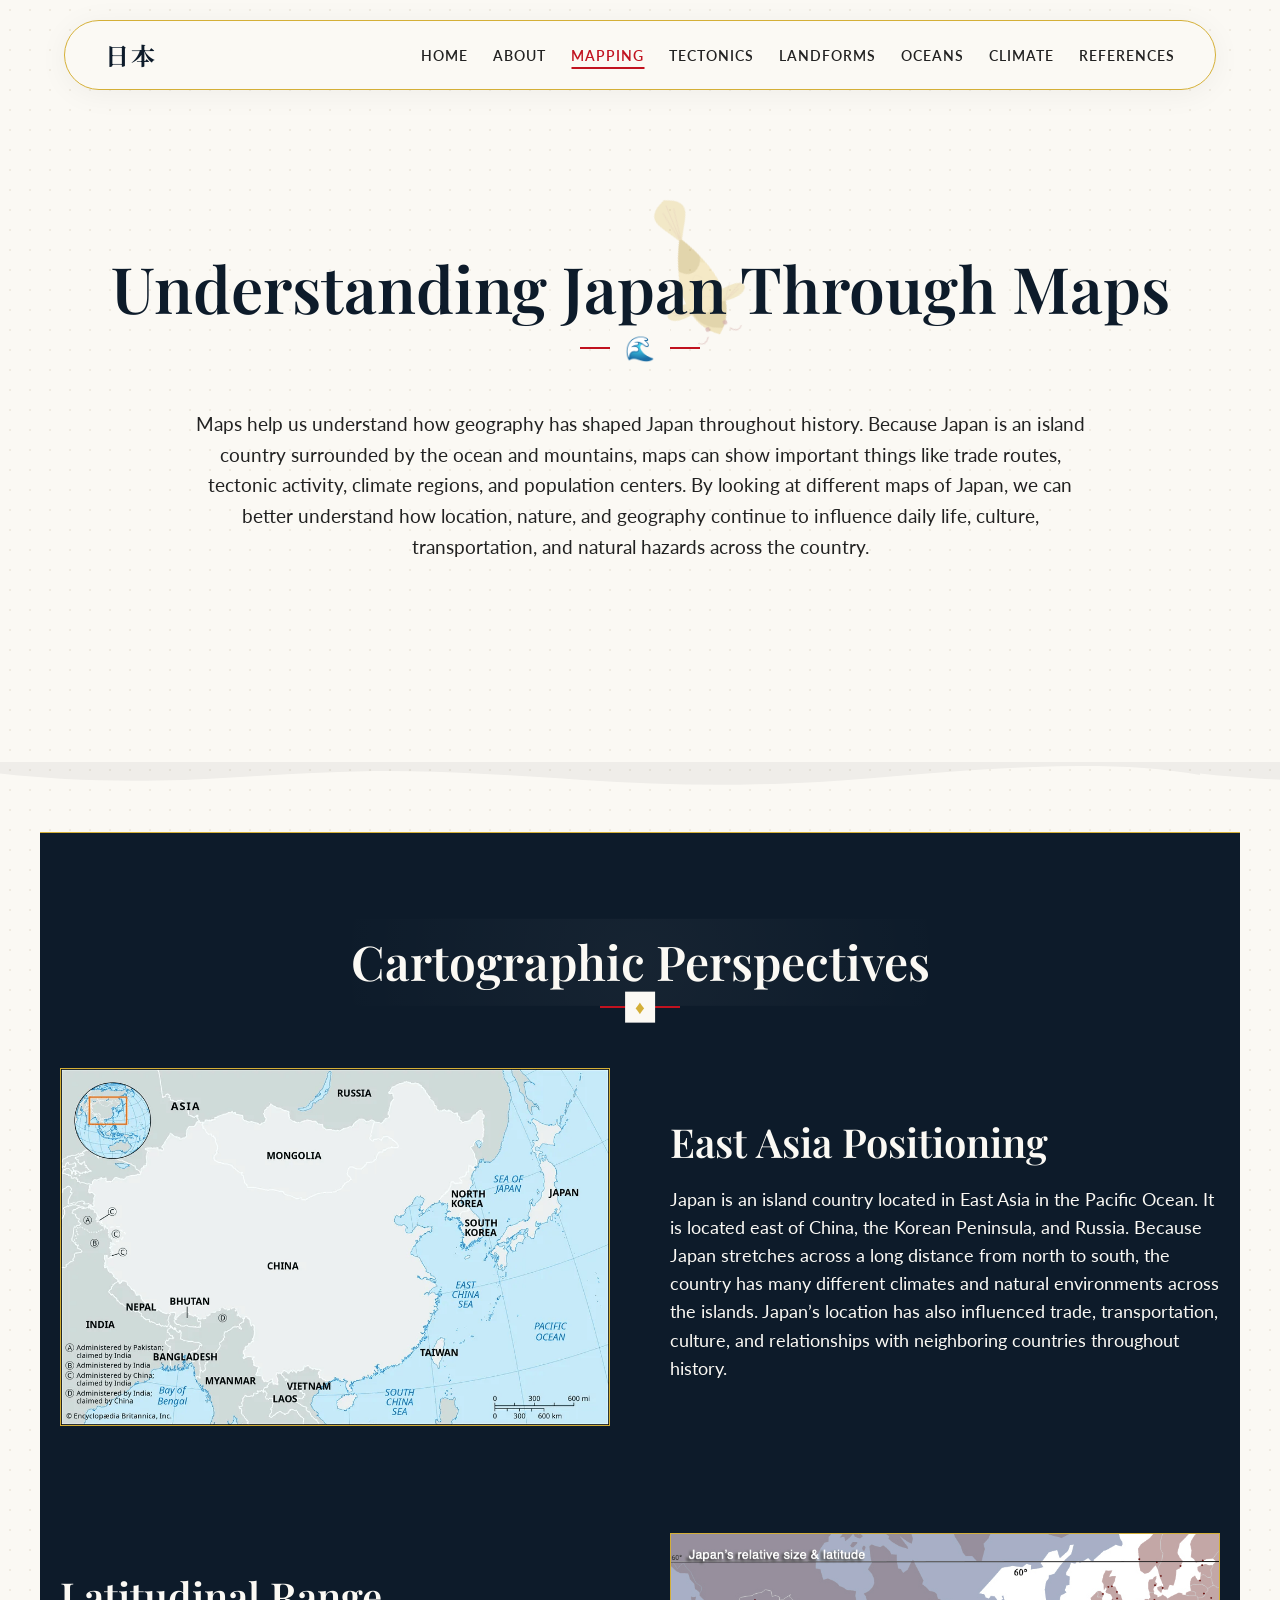
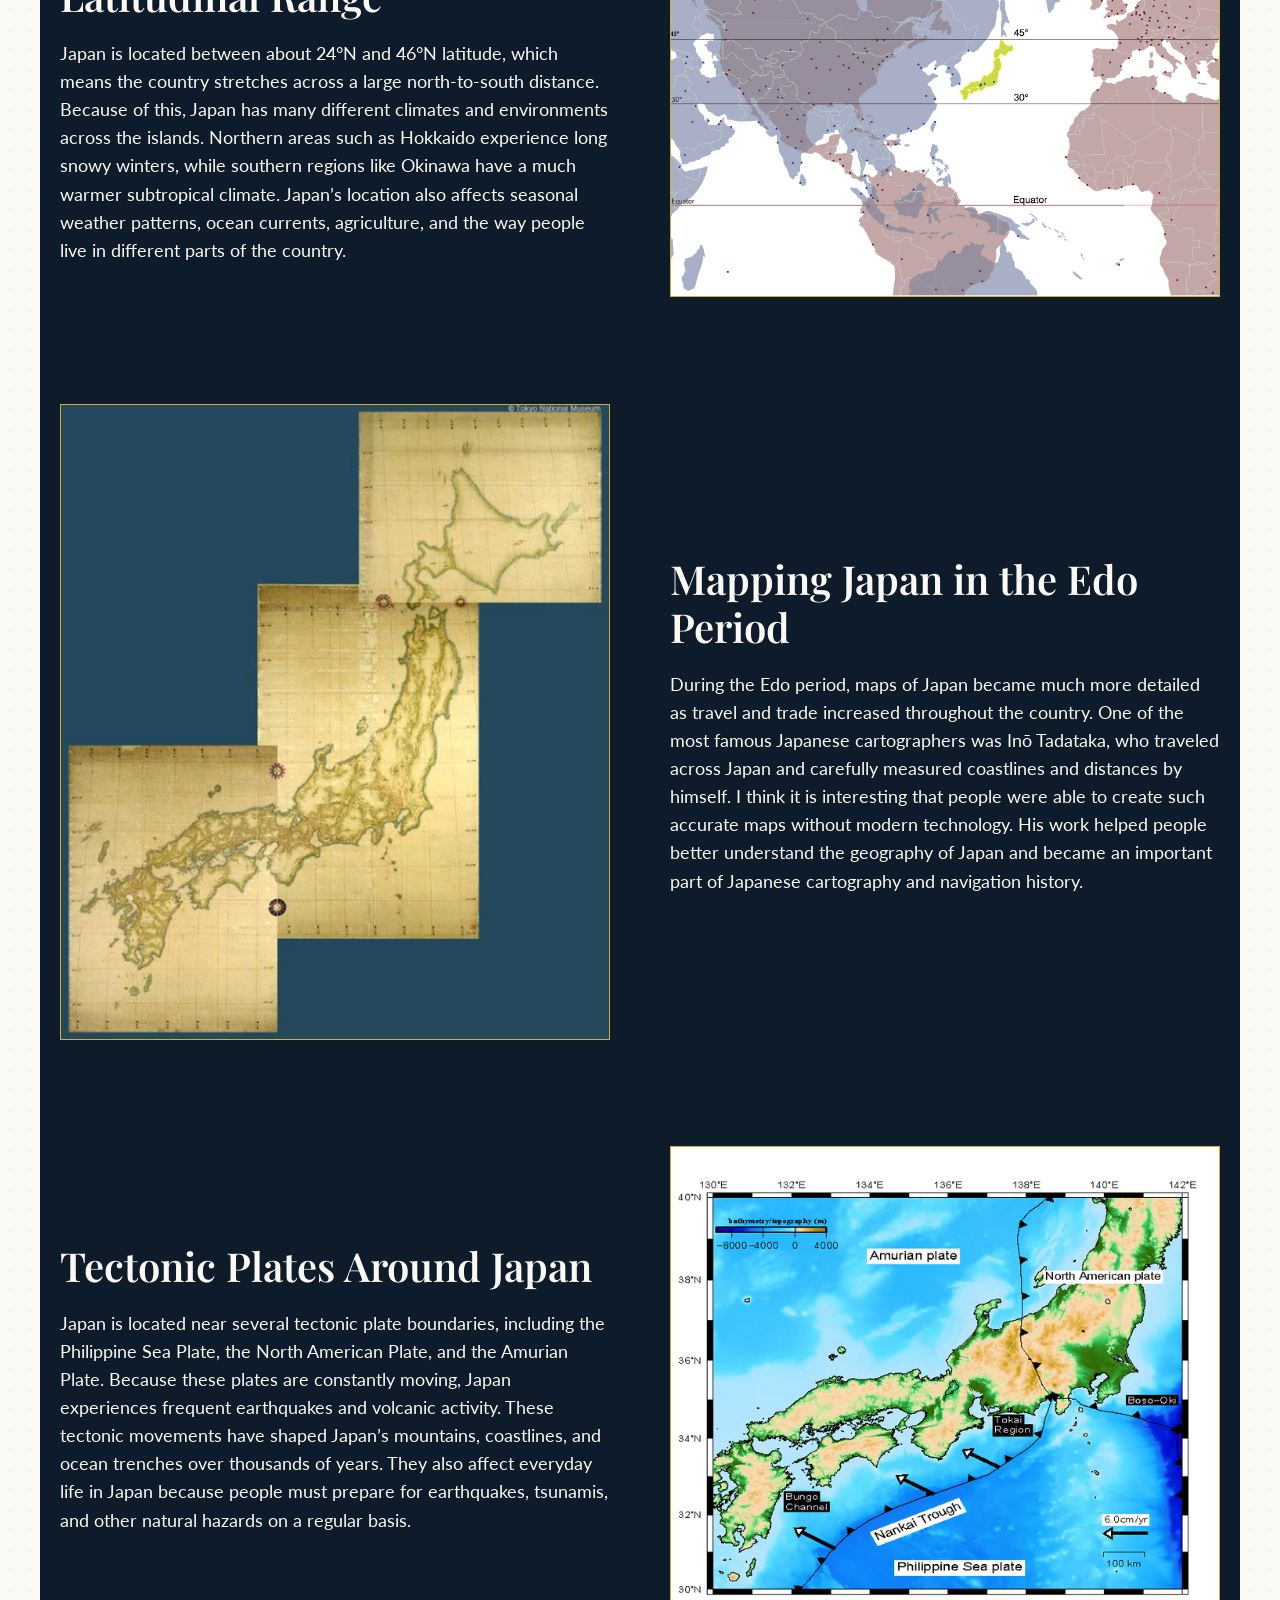
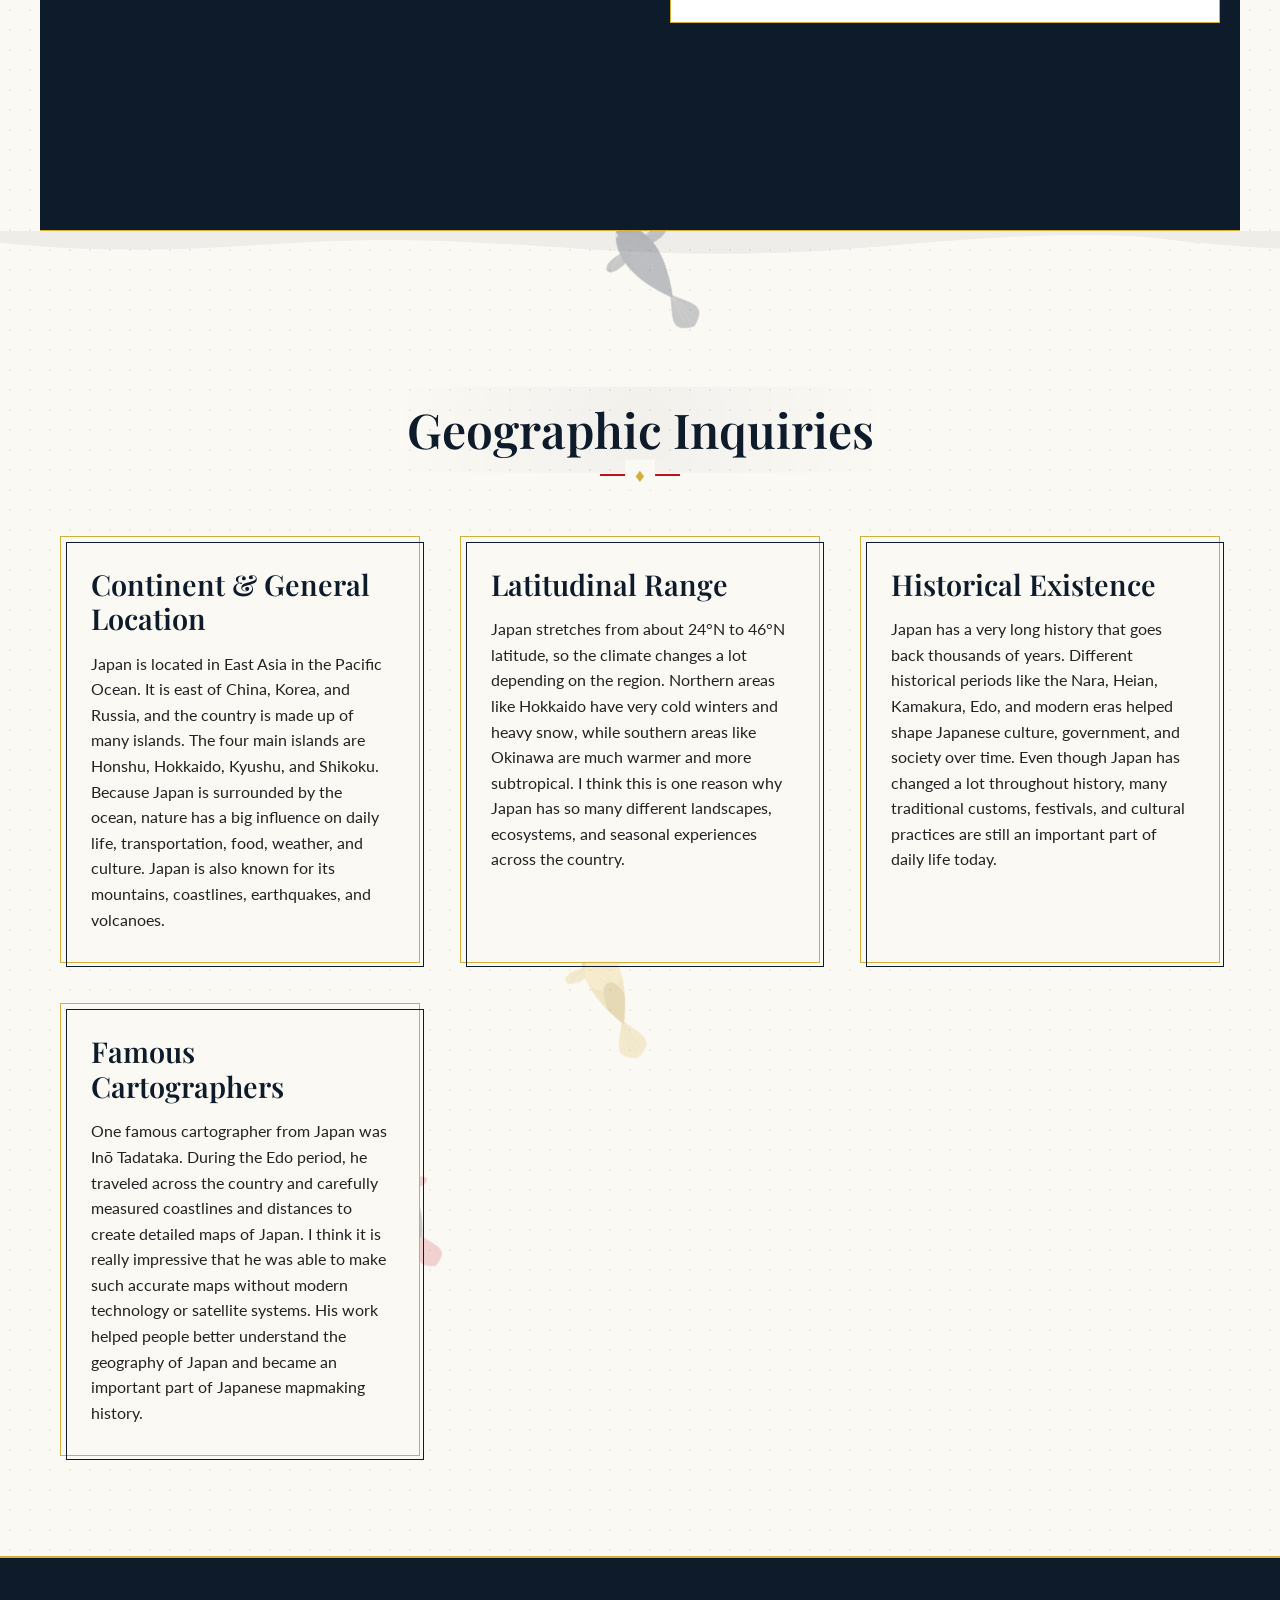
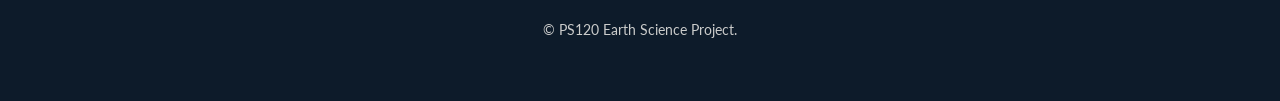
<file: mapping.html>
<!DOCTYPE html>
<html lang="en">

<head>
  <meta charset="UTF-8">
  <meta name="viewport" content="width=device-width, initial-scale=1.0">
  <title>Geography of Japan | Mapping Japan</title>
  <link rel="stylesheet" href="style.css">
  <style>
    .map-placeholder {
      width: 100%;
      height: 250px;
      background-color: var(--bg-cream-dark);
      border: var(--border-gold);
      display: flex;
      flex-direction: column;
      align-items: center;
      justify-content: center;
      color: var(--indigo);
      font-family: var(--font-heading);
      margin-bottom: 20px;
      position: relative;
      overflow: hidden;
    }

    .map-placeholder::after {
      content: '⚓';
      font-size: 8rem;
      opacity: 0.05;
      position: absolute;
      top: 50%;
      left: 50%;
      transform: translate(-50%, -50%);
    }

    .map-placeholder span {
      z-index: 1;
      font-weight: 600;
      letter-spacing: 1px;
      padding: 10px 20px;
      background-color: rgba(251, 249, 244, 0.8);
      border: 1px solid var(--gold);
      border-radius: 4px;
    }

    .citation-list {
      list-style: none;
      padding-left: 0;
      font-size: 0.95rem;
    }

    .citation-list li {
      margin-bottom: 15px;
      text-indent: -30px;
      padding-left: 30px;
      line-height: 1.5;
    }

    .hero-subtitle-text {
      font-family: var(--font-body);
      color: var(--crimson);
      text-transform: uppercase;
      letter-spacing: 4px;
      font-size: 1.1rem;
      display: block;
      margin-bottom: 20px;
    }
  </style>
</head>

<body>

  <header>
    <div class="logo">日本</div>
    <nav>
      <ul>
        <li><a href="index.html">Home</a></li>
        <li><a href="about.html">About</a></li>
        <li><a href="mapping.html" class="active">Mapping</a></li>
        <li><a href="geographic.html">Tectonics</a></li>
        <li><a href="water.html">Landforms</a></li>
        <li><a href="ocean.html">Oceans</a></li>
        <li><a href="climate.html">Climate</a></li>
        <li><a href="references.html">References</a></li>
      </ul>
    </nav>
  </header>

  <main style="padding-top: 150px; position: relative; overflow: hidden;">
    <div class="particles-container" data-type="smoke"></div>
    <div class="koi-container"></div>

    <section style="text-align: center; padding-bottom: 60px;">
      <div class="fade-in">
        <h1 style="font-size: 4rem; color: var(--indigo); margin-bottom: 20px; font-family: var(--font-heading);">
          Understanding Japan Through Maps</h1>
        <div class="divider"
          style="height: 2px; width: 120px; background-color: var(--crimson); margin: 0 auto; position: relative;">
          <span
            style="position: absolute; left: 50%; top: 50%; transform: translate(-50%, -50%); background-color: var(--bg-cream); padding: 0 15px; color: var(--gold); font-size: 1.5rem;">🌊</span>
        </div>
      </div>
    </section>

    <section style="padding-top: 0;">
      <div class="split-layout fade-in">
        <div class="split-text" style="text-align: center; max-width: 900px; margin: 0 auto;">
          <p style="font-size: 1.2rem;">Maps help us understand how geography has shaped Japan throughout history.
            Because Japan is an island country surrounded by the ocean and mountains, maps can show important things
            like trade routes, tectonic activity, climate regions, and population centers. By looking at different maps
            of Japan, we can better understand how location, nature, and geography continue to influence daily life,
            culture, transportation, and natural hazards across the country.</p>
        </div>
      </div>
    </section>

    <div class="wave-divider"></div>

    <section class="dark-section" style="position: relative; overflow: hidden;">
      <div class="section-header fade-in">
        <h2>Cartographic Perspectives</h2>
        <div class="divider"></div>
      </div>

      <!-- Map 1 image left, text right -->
      <div class="split-layout fade-in">
        <div class="split-image">
          <img src="assets/images/Map1.png" alt="Stylized map showing Japan's location in East Asia"
            class="reveal-ink parallax-img">
        </div>
        <div class="split-text">
          <h3 class="dark-section-text">East Asia Positioning</h3>
          <p>Japan is an island country located in East Asia in the Pacific Ocean. It is located east of China, the
            Korean Peninsula, and Russia. Because Japan stretches across a long distance from north to south, the
            country has many different climates and natural environments across the islands. Japan’s location has also
            influenced trade, transportation, culture, and relationships with neighboring countries throughout history.
          </p>
        </div>
      </div>

      <!-- Map 2 text left, image right -->
      <div class="split-layout reverse fade-in">
        <div class="split-image">
          <img src="assets/images/Map2.jpg" alt="Stylized map showing Japan's latitudinal range"
            class="reveal-ink parallax-img">
        </div>
        <div class="split-text">
          <h3 class="dark-section-text">Latitudinal Range</h3>
          <p>Japan is located between about 24°N and 46°N latitude, which means the country stretches across a large
            north-to-south distance. Because of this, Japan has many different climates and environments across the
            islands. Northern areas such as Hokkaido experience long snowy winters, while southern regions like Okinawa
            have a much warmer subtropical climate. Japan’s location also affects seasonal weather patterns, ocean
            currents, agriculture, and the way people live in different parts of the country.</p>
        </div>
      </div>

      <!-- Map 3 image left, text right -->
      <div class="split-layout fade-in">
        <div class="split-image">
          <img src="assets/images/Map3.png" alt="Edo period inspired historical map of Japan"
            class="reveal-ink parallax-img">
        </div>
        <div class="split-text">
          <h3 class="dark-section-text">Mapping Japan in the Edo Period</h3>
          <p>During the Edo period, maps of Japan became much more detailed as travel and trade increased throughout the
            country. One of the most famous Japanese cartographers was Inō Tadataka, who traveled across Japan and
            carefully measured coastlines and distances by himself. I think it is interesting that people were able to
            create such accurate maps without modern technology. His work helped people better understand the geography
            of Japan and became an important part of Japanese cartography and navigation history.</p>
        </div>
      </div>

      <!-- Map 4 text left, image right -->
      <div class="split-layout reverse fade-in">
        <div class="split-image">
          <img src="assets/images/Map4.png" alt="Stylized maritime map of Japan's sea routes"
            class="reveal-ink parallax-img">
        </div>
        <div class="split-text">
          <h3 class="dark-section-text">Tectonic Plates Around Japan</h3>
          <p>Japan is located near several tectonic plate boundaries, including the Philippine Sea Plate, the North
            American Plate, and the Amurian Plate. Because these plates are constantly moving, Japan experiences
            frequent earthquakes and volcanic activity. These tectonic movements have shaped Japan’s mountains,
            coastlines, and ocean trenches over thousands of years. They also affect everyday life in Japan because
            people must prepare for earthquakes, tsunamis, and other natural hazards on a regular basis.</p>
        </div>
      </div>
    </section>

    <div class="wave-divider"></div>

    <section>
      <div class="section-header fade-in">
        <h2>Geographic Inquiries</h2>
        <div class="divider"></div>
      </div>

      <div class="cards-grid">
        <div class="card fade-in">
          <h3>Continent & General Location</h3>
          <p>Japan is located in East Asia in the Pacific Ocean. It is east of China, Korea, and Russia, and the country
            is made up of many islands. The four main islands are Honshu, Hokkaido, Kyushu, and Shikoku. Because Japan
            is surrounded by the ocean, nature has a big influence on daily life, transportation, food, weather, and
            culture. Japan is also known for its mountains, coastlines, earthquakes, and volcanoes.</p>
        </div>
        <div class="card fade-in">
          <h3>Latitudinal Range</h3>
          <p>Japan stretches from about 24°N to 46°N latitude, so the climate changes a lot depending on the region.
            Northern areas like Hokkaido have very cold winters and heavy snow, while southern areas like Okinawa are
            much warmer and more subtropical. I think this is one reason why Japan has so many different landscapes,
            ecosystems, and seasonal experiences across the country.</p>
        </div>
        <div class="card fade-in">
          <h3>Historical Existence</h3>
          <p>Japan has a very long history that goes back thousands of years. Different historical periods like the
            Nara, Heian, Kamakura, Edo, and modern eras helped shape Japanese culture, government, and society over
            time. Even though Japan has changed a lot throughout history, many traditional customs, festivals, and
            cultural practices are still an important part of daily life today.</p>
        </div>
        <div class="card fade-in">
          <h3>Famous Cartographers</h3>
          <p>One famous cartographer from Japan was Inō Tadataka. During the Edo period, he traveled across the country
            and carefully measured coastlines and distances to create detailed maps of Japan. I think it is really
            impressive that he was able to make such accurate maps without modern technology or satellite systems. His
            work helped people better understand the geography of Japan and became an important part of Japanese
            mapmaking history.</p>
        </div>
      </div>
    </section>



  </main>

  <footer>
    <p>&copy; PS120 Earth Science Project.</p>
  </footer>

  <script src="script.js"></script>
</body>

</html>
</file>
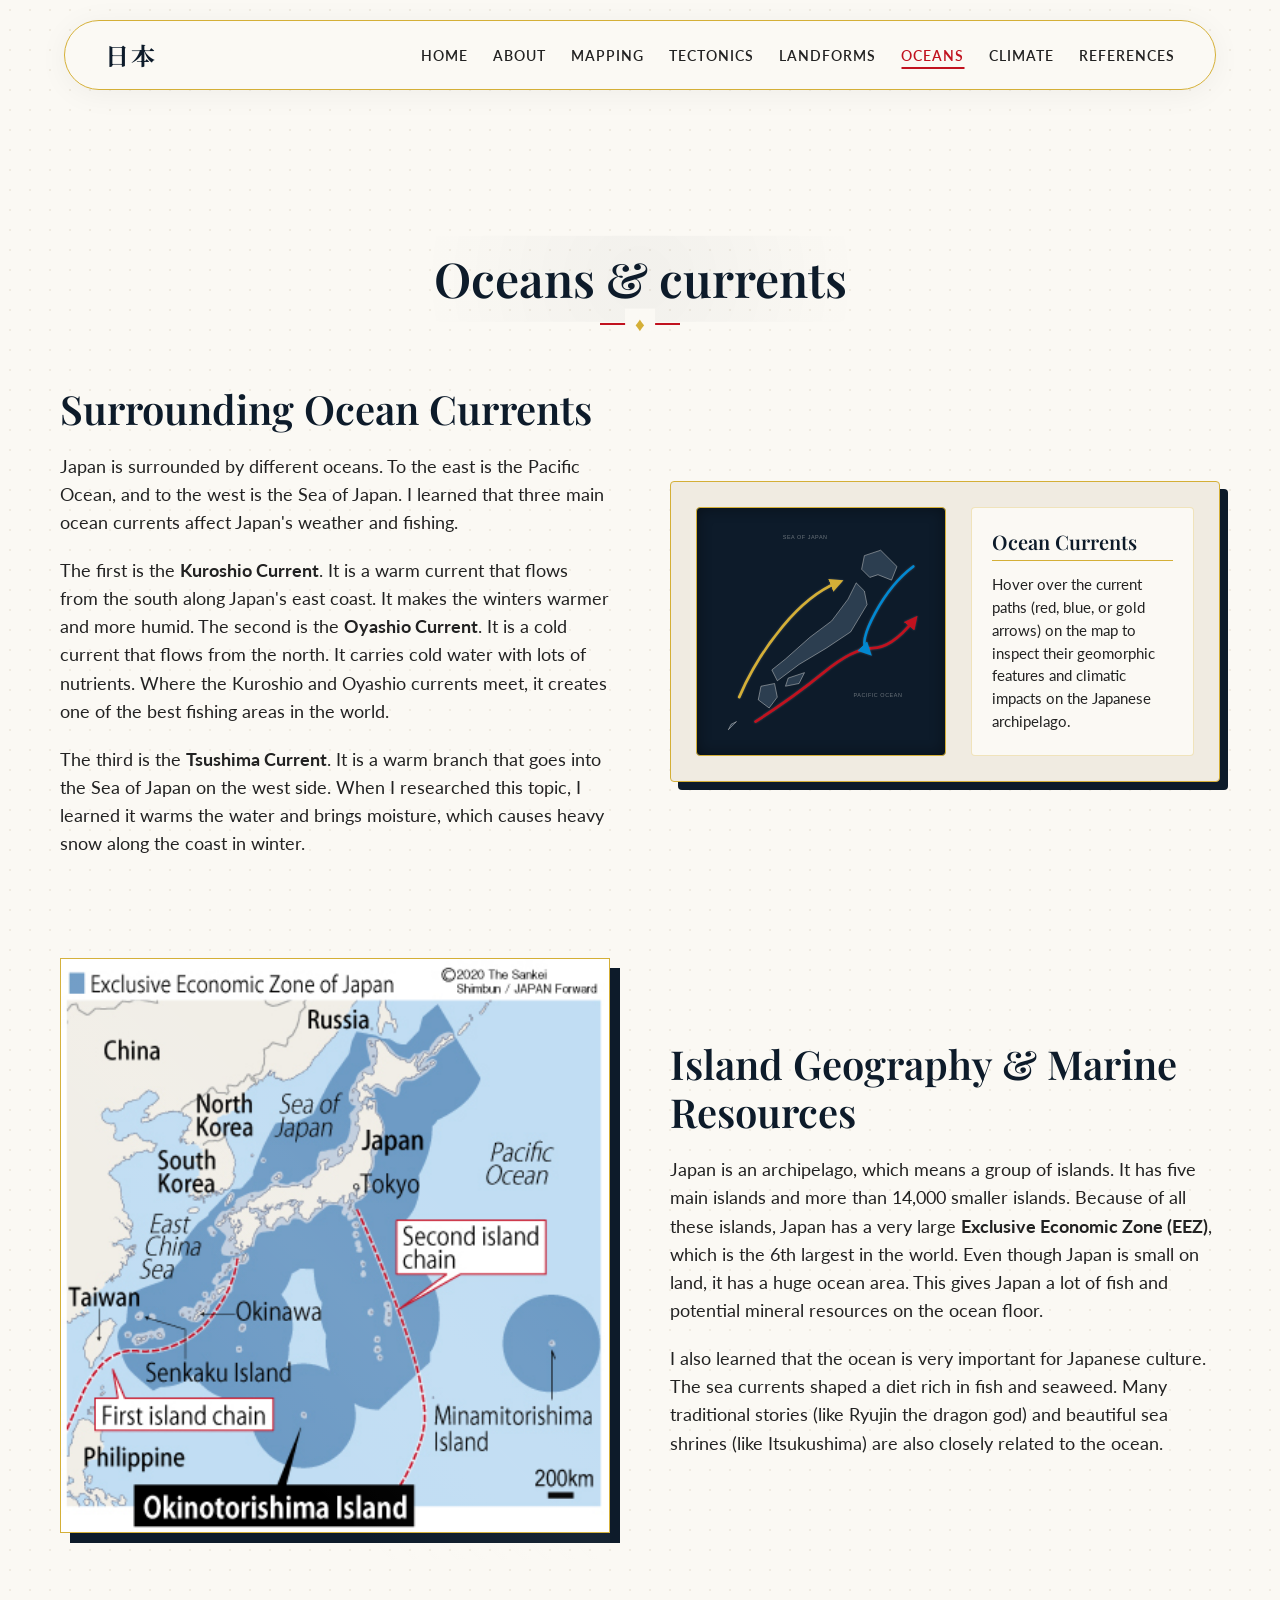
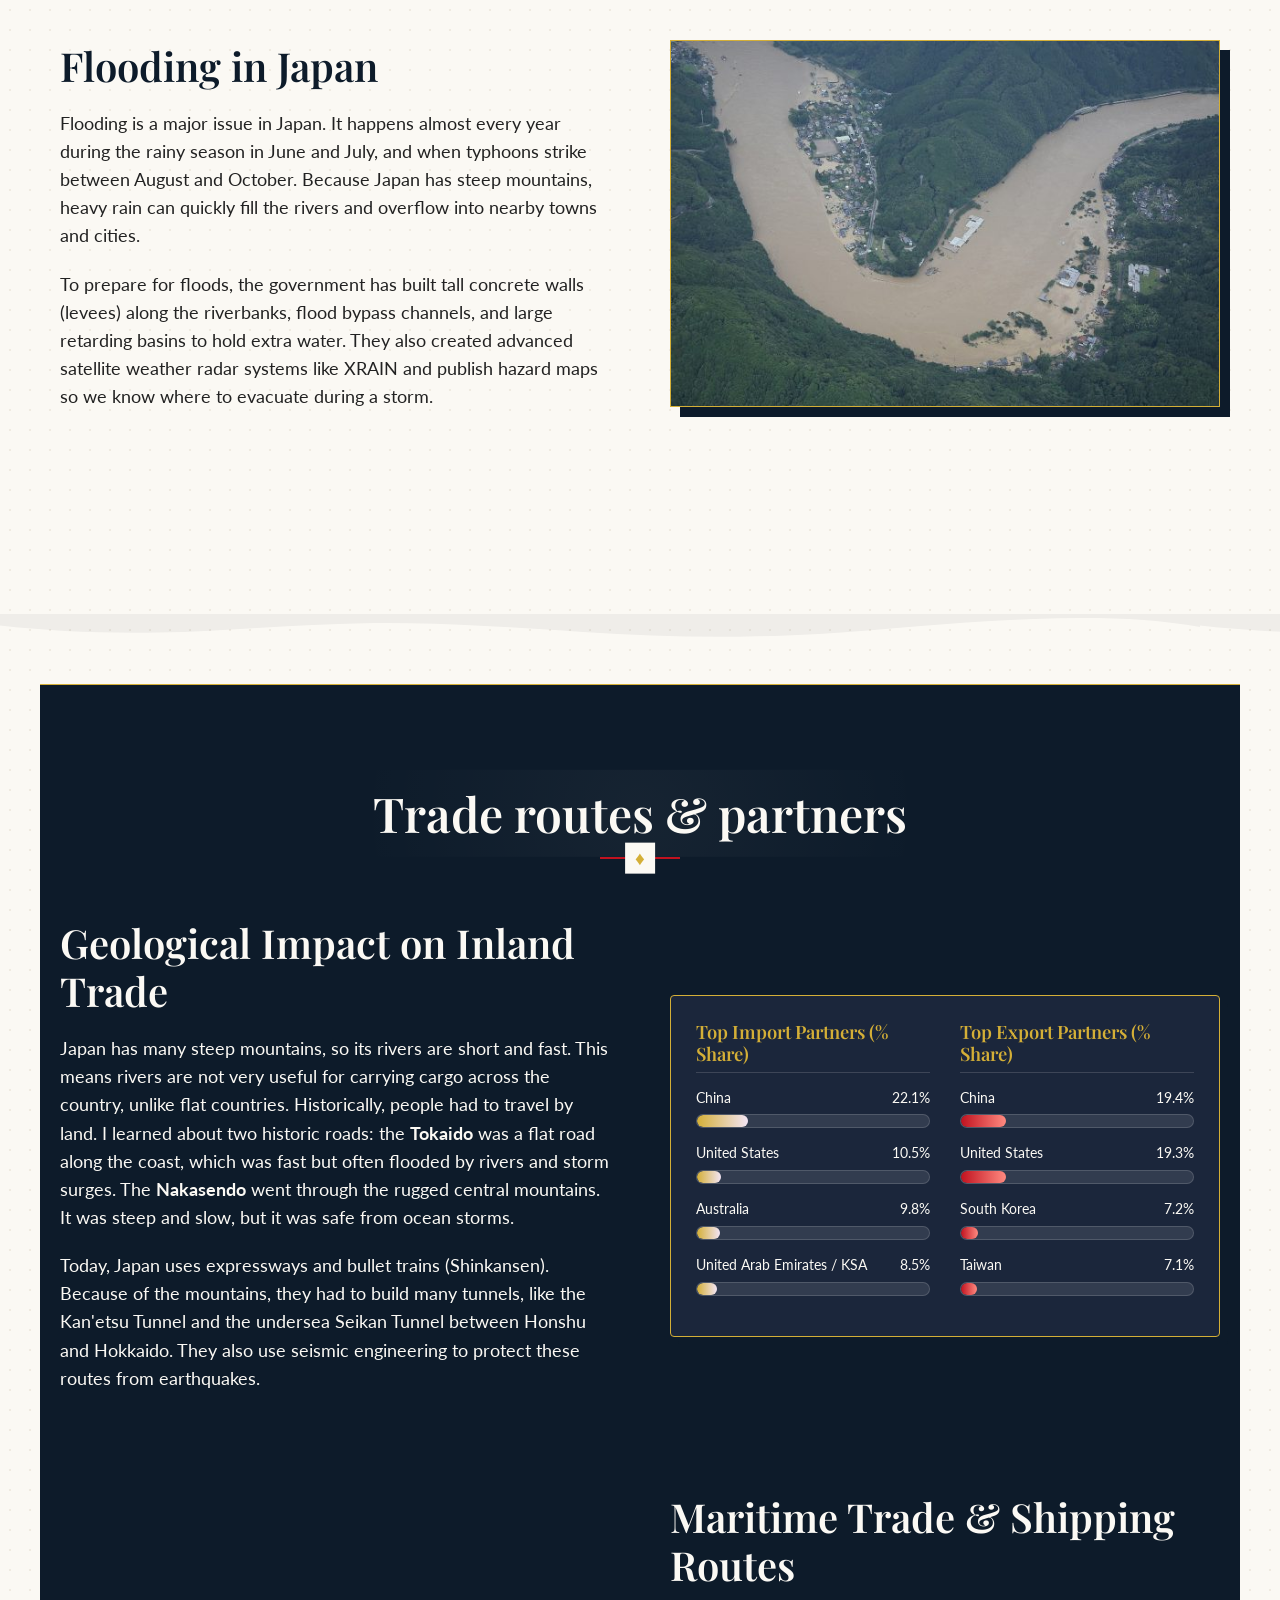
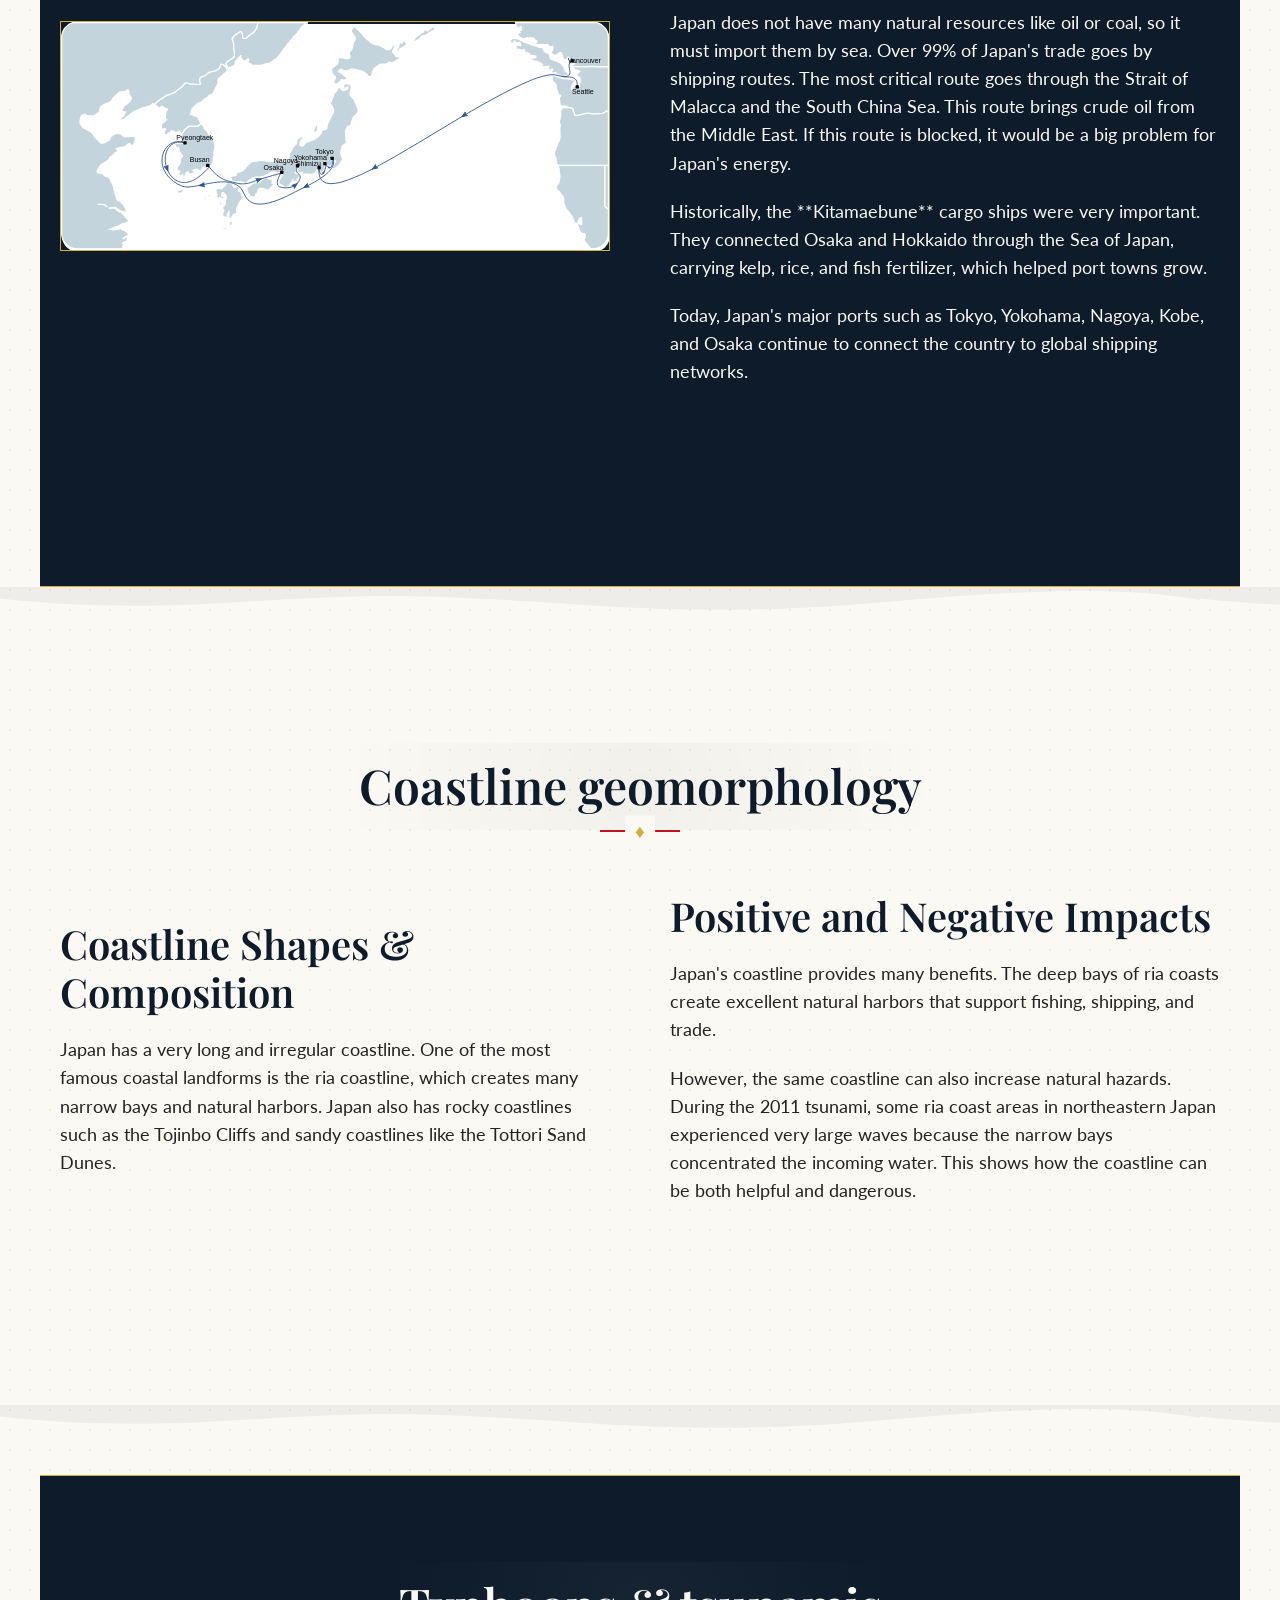
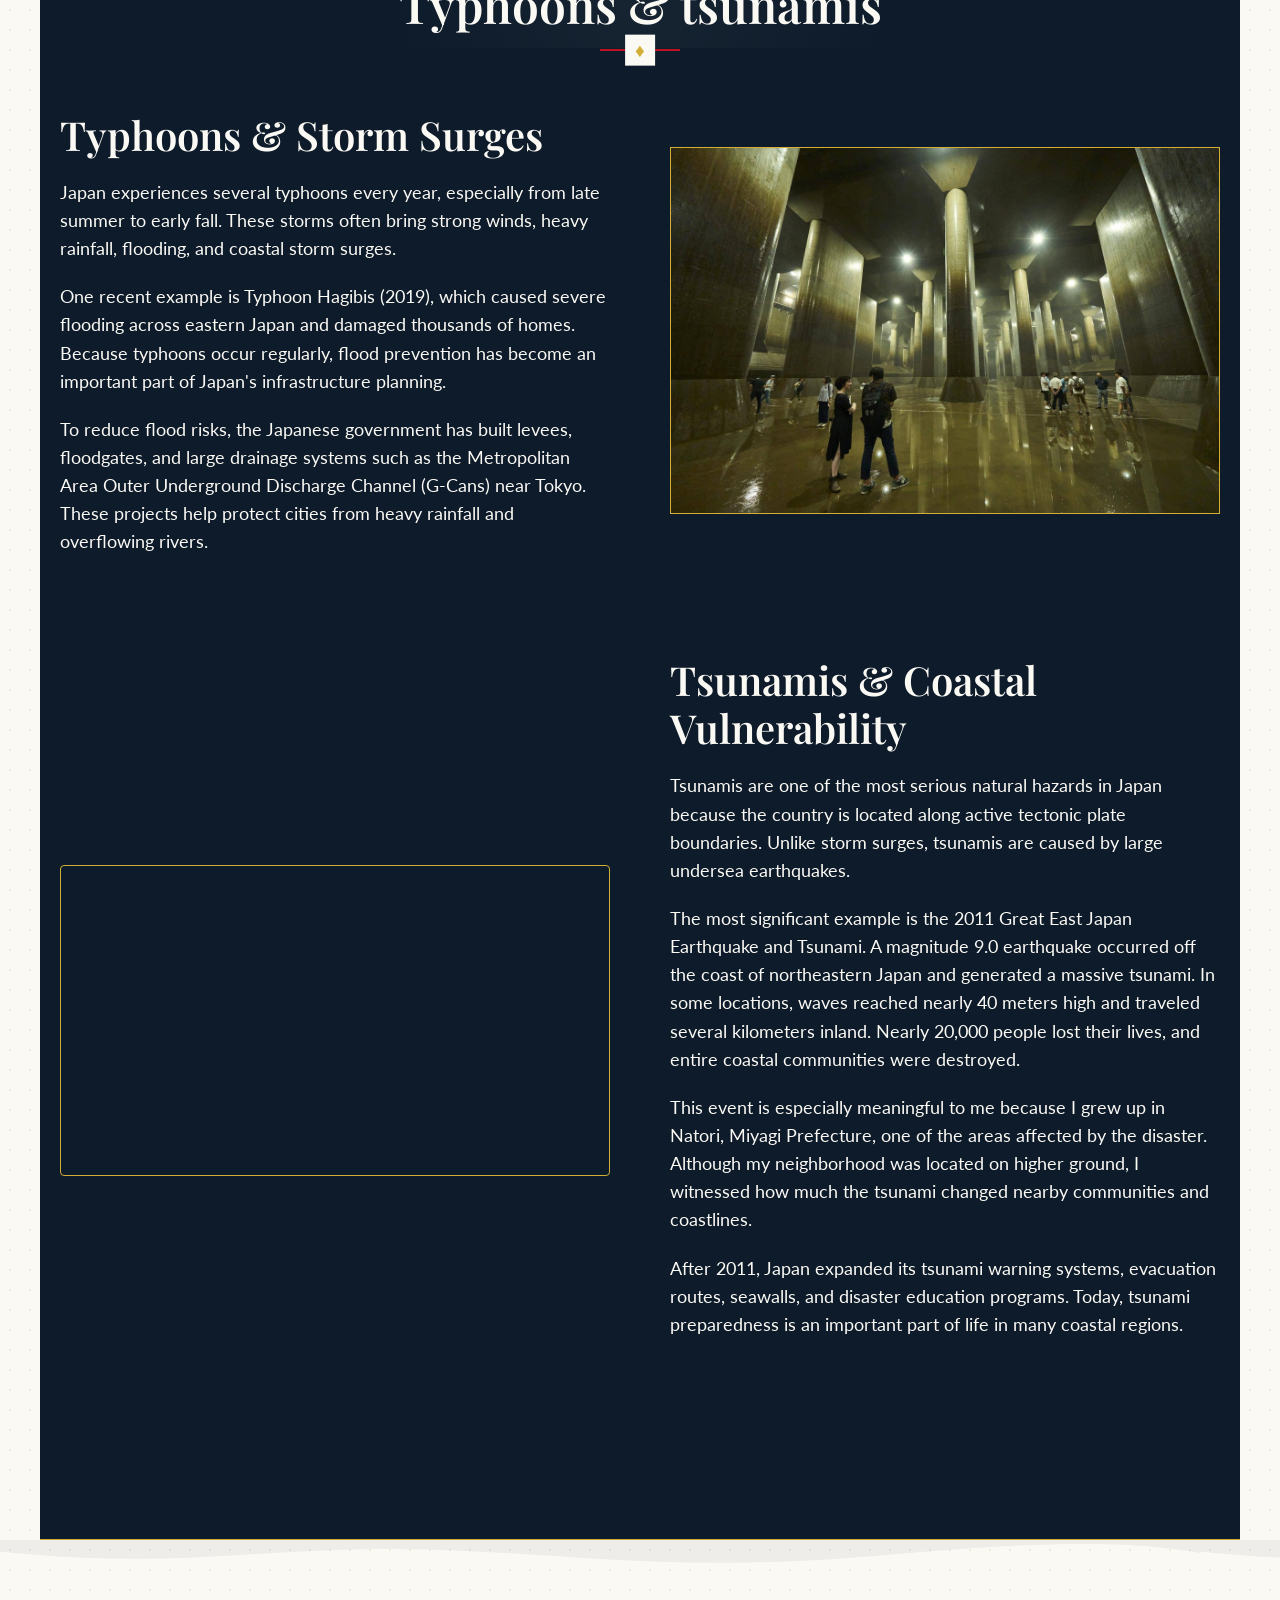
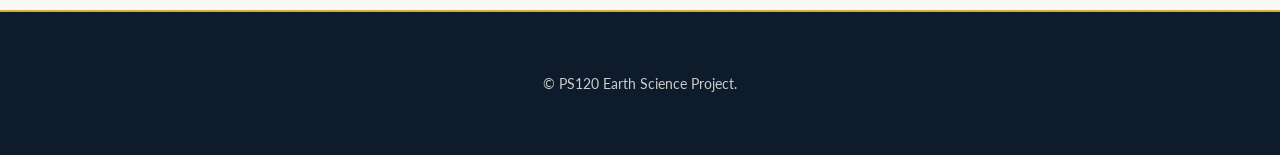
<file: ocean.html>
<!DOCTYPE html>
<html lang="en">

<head>
  <meta charset="UTF-8">
  <meta name="viewport" content="width=device-width, initial-scale=1.0">
  <title>Geography of Japan | Oceans, Coastlines & Trade Routes</title>
  <meta name="description"
    content="Explore Japan's ocean currents, island geography, trade networks, coastal geomorphology, and marine hazards like typhoons and tsunamis.">
  <link rel="stylesheet" href="style.css">

  <style>
    /* Specific styles for Oceans and Coastlines page widgets */

    /* Ocean Currents SVG Map Styles */
    .currents-map-container {
      display: flex;
      background-color: var(--bg-cream-dark);
      border: var(--border-gold);
      padding: 25px;
      box-shadow: 8px 8px 0 var(--indigo);
      border-radius: 4px;
      gap: 25px;
      margin-top: 25px;
      margin-bottom: 25px;
    }

    @media (max-width: 768px) {
      .currents-map-container {
        flex-direction: column;
      }
    }

    .currents-svg-wrapper {
      flex: 1.2;
      background-color: var(--indigo);
      border: 1px solid var(--gold);
      border-radius: 4px;
      padding: 15px;
      box-shadow: inset 0 0 15px rgba(0, 0, 0, 0.4);
      display: flex;
      justify-content: center;
      align-items: center;
    }

    .currents-svg-wrapper svg {
      width: 100%;
      height: auto;
      max-width: 380px;
    }

    .current-info-panel {
      flex: 1;
      display: flex;
      flex-direction: column;
      justify-content: center;
      padding: 20px;
      background-color: var(--bg-cream);
      border: 1px solid rgba(212, 175, 55, 0.3);
      border-radius: 4px;
      min-height: 220px;
    }

    .current-info-panel h4 {
      font-family: var(--font-heading);
      color: var(--indigo);
      margin-bottom: 12px;
      font-size: 1.25rem;
      border-bottom: 1px solid var(--gold);
      padding-bottom: 6px;
    }

    .current-info-panel p {
      font-size: 0.95rem;
      line-height: 1.5;
      font-family: var(--font-body);
    }

    .current-path {
      fill: none;
      stroke-width: 5;
      stroke-linecap: round;
      cursor: pointer;
      filter: drop-shadow(0 0 2px rgba(255, 255, 255, 0.2));
      transition: stroke-width 0.3s ease, filter 0.3s ease;
    }

    .current-path:hover,
    .current-path.active-path {
      stroke-width: 8;
      filter: drop-shadow(0 0 6px rgba(255, 255, 255, 0.7));
    }

    .kuroshio-line {
      stroke: var(--crimson);
    }

    .oyashio-line {
      stroke: #0288d1;
    }

    .tsushima-line {
      stroke: var(--gold);
    }

    .map-land {
      fill: #2c3e50;
      stroke: rgba(251, 249, 244, 0.6);
      stroke-width: 1.2;
      transition: fill 0.3s ease;
    }

    .map-land:hover {
      fill: #34495e;
    }

    /* CSS Custom Bar Chart for Trade statistics */
    .trade-chart-container {
      display: grid;
      grid-template-columns: 1fr 1fr;
      gap: 30px;
      margin-top: 25px;
      margin-bottom: 25px;
      background-color: var(--indigo-light);
      border: var(--border-gold);
      padding: 25px;
      box-shadow: 8px 8px 0 var(--indigo);
      color: var(--text-light);
      border-radius: 4px;
    }

    @media (max-width: 768px) {
      .trade-chart-container {
        grid-template-columns: 1fr;
        gap: 20px;
      }
    }

    .trade-chart-column h4 {
      color: var(--gold);
      margin-bottom: 15px;
      font-family: var(--font-heading);
      font-size: 1.15rem;
      border-bottom: 1px solid rgba(251, 249, 244, 0.15);
      padding-bottom: 6px;
    }

    .bar-group {
      margin-bottom: 15px;
    }

    .bar-label {
      display: flex;
      justify-content: space-between;
      font-size: 0.85rem;
      margin-bottom: 5px;
      font-family: var(--font-body);
    }

    .bar-wrapper {
      background-color: rgba(255, 255, 255, 0.1);
      height: 14px;
      border-radius: 7px;
      overflow: hidden;
      border: 1px solid rgba(255, 255, 255, 0.15);
    }

    .bar-fill {
      height: 100%;
      border-radius: 7px;
      width: 0;
      /* Animated on load via JS scroll/fade observer hook */
      transition: width 1.8s cubic-bezier(0.1, 1, 0.1, 1);
    }

    .fade-in.appear .import-bar-1 {
      width: 22.1%;
    }

    .fade-in.appear .import-bar-2 {
      width: 10.5%;
    }

    .fade-in.appear .import-bar-3 {
      width: 9.8%;
    }

    .fade-in.appear .import-bar-4 {
      width: 8.5%;
    }

    .fade-in.appear .export-bar-1 {
      width: 19.4%;
    }

    .fade-in.appear .export-bar-2 {
      width: 19.3%;
    }

    .fade-in.appear .export-bar-3 {
      width: 7.2%;
    }

    .fade-in.appear .export-bar-4 {
      width: 7.1%;
    }

    .import-bar {
      background: linear-gradient(90deg, var(--gold), #f3e5f5);
      background-color: var(--gold);
    }

    .export-bar {
      background: linear-gradient(90deg, var(--crimson), #ff8a80);
      background-color: var(--crimson);
    }

    /* Tsunami & Sea Wall Simulator Styles */
    .tsunami-sim-container {
      border: var(--border-gold);
      background-color: var(--bg-cream-dark);
      padding: 25px;
      position: relative;
      margin-top: 25px;
      margin-bottom: 25px;
      box-shadow: 8px 8px 0 var(--indigo);
      border-radius: 4px;
    }

    .tsunami-sim-viewport {
      height: 300px;
      border: 2px solid var(--indigo);
      background: linear-gradient(to bottom, #dbe4ee, #f0f4f8);
      position: relative;
      overflow: hidden;
      border-radius: 4px;
      box-shadow: inset 0 0 15px rgba(0, 0, 0, 0.1);
      transition: transform 0.1s ease;
      /* For earthquake shaking */
    }

    /* Earthquake viewport shake */
    @keyframes viewportShake {
      0% {
        transform: translate(1px, 1px) rotate(0deg);
      }

      10% {
        transform: translate(-1px, -2px) rotate(-1deg);
      }

      20% {
        transform: translate(-3px, 0px) rotate(1deg);
      }

      30% {
        transform: translate(0px, 2px) rotate(0deg);
      }

      40% {
        transform: translate(1px, -1px) rotate(1deg);
      }

      50% {
        transform: translate(-1px, 2px) rotate(-1deg);
      }

      60% {
        transform: translate(-3px, 1px) rotate(0deg);
      }

      70% {
        transform: translate(2px, 1px) rotate(-1deg);
      }

      80% {
        transform: translate(-1px, -1px) rotate(1deg);
      }

      90% {
        transform: translate(2px, 2px) rotate(0deg);
      }

      100% {
        transform: translate(1px, -2px) rotate(-1deg);
      }
    }

    .viewport-shake {
      animation: viewportShake 0.8s linear infinite;
    }

    .sim-sky {
      position: absolute;
      top: 0;
      left: 0;
      width: 100%;
      height: 120px;
      background: linear-gradient(to bottom, #bbdefb, #e3f2fd);
      transition: background 1s ease;
      z-index: 1;
    }

    .sim-sky.eq-active {
      background: linear-gradient(to bottom, #546e7a, #37474f);
    }

    /* Seabed slope and profile shapes */
    .seabed-slope {
      position: absolute;
      bottom: 0;
      right: 0;
      width: 100%;
      height: 100%;
      pointer-events: none;
      z-index: 2;
    }

    /* Coast contours represented in canvas-like style */
    .seabed-slope-straight {
      position: absolute;
      bottom: 0;
      right: 0;
      width: 170px;
      height: 180px;
      background: linear-gradient(135deg, transparent 45%, #bcaaa4 45%);
      /* Sandy color slope */
      border-left: 2px solid var(--indigo);
      z-index: 2;
      transition: opacity 0.5s ease;
    }

    .seabed-slope-ria {
      position: absolute;
      bottom: 0;
      right: 0;
      width: 210px;
      height: 180px;
      background: linear-gradient(135deg, transparent 40%, #7e57c2 40%);
      /* V-shape rocky tint */
      border-left: 3px dashed var(--crimson);
      z-index: 2;
      opacity: 0;
      transition: opacity 0.5s ease;
    }

    /* Perspective bay lines to represent V-shape ria */
    .ria-funnel-guide {
      position: absolute;
      top: 120px;
      left: 0;
      width: 100%;
      height: 180px;
      background:
        linear-gradient(28deg, transparent 65%, rgba(13, 27, 42, 0.1) 65%, rgba(13, 27, 42, 0.1) 66%, transparent 66%),
        linear-gradient(-28deg, transparent 65%, rgba(13, 27, 42, 0.1) 65%, rgba(13, 27, 42, 0.1) 66%, transparent 66%);
      z-index: 2;
      opacity: 0;
      transition: opacity 0.5s ease;
    }

    /* Seawall Barrier */
    .seawall-element {
      position: absolute;
      bottom: 60px;
      /* Aligned with shoreline */
      left: 200px;
      width: 25px;
      height: 0px;
      /* Set dynamically */
      background-color: #90a4ae;
      border: 2px solid var(--indigo);
      z-index: 4;
      border-top-left-radius: 3px;
      border-top-right-radius: 3px;
      transition: height 0.6s cubic-bezier(0.175, 0.885, 0.32, 1.275), opacity 0.3s ease;
      background-image: repeating-linear-gradient(45deg, transparent, transparent 5px, rgba(0, 0, 0, 0.1) 5px, rgba(0, 0, 0, 0.1) 10px);
      opacity: 0;
    }

    .seawall-element.active {
      opacity: 1;
    }

    .seawall-label {
      position: absolute;
      bottom: 120px;
      left: 175px;
      background-color: var(--indigo);
      color: var(--gold);
      font-size: 0.7rem;
      font-weight: bold;
      padding: 2px 6px;
      border-radius: 3px;
      border: 1px solid var(--gold);
      z-index: 5;
      font-family: var(--font-heading);
      display: none;
      box-shadow: 2px 2px 4px rgba(0, 0, 0, 0.15);
      white-space: nowrap;
      pointer-events: none;
    }

    .seawall-element.active+.seawall-label {
      display: block;
    }

    /* Tsunami Wave */
    .tsunami-wave-element {
      position: absolute;
      bottom: 0;
      left: -260px;
      width: 250px;
      height: 40px;
      /* Configured in JS */
      background: linear-gradient(to right, rgba(13, 27, 42, 0.7), rgba(2, 136, 209, 0.95));
      border-top-right-radius: 80% 100%;
      border-top: 3px solid rgba(255, 255, 255, 0.7);
      z-index: 3;
      opacity: 0;
      pointer-events: none;
      transform-origin: bottom left;
    }

    /* Wave propagation animation classes */
    .wave-active {
      animation: wavePropagate 3.0s cubic-bezier(0.25, 0.46, 0.45, 0.94) forwards;
    }

    @keyframes wavePropagate {
      0% {
        left: -260px;
        opacity: 0;
      }

      15% {
        opacity: 0.95;
      }

      75% {
        left: 20px;
        opacity: 0.95;
      }

      100% {
        left: 170px;
        opacity: 0.9;
        transform: scaleX(1.3);
      }
    }

    /* Village Houses */
    .sim-village {
      position: absolute;
      bottom: 15px;
      right: 20px;
      display: flex;
      gap: 15px;
      z-index: 5;
    }

    .sim-house {
      width: 30px;
      height: 26px;
      background-color: #efebe9;
      border: 2px solid var(--indigo);
      position: relative;
      border-radius: 2px;
      transition: transform 0.6s cubic-bezier(0.175, 0.885, 0.32, 1.275), background-color 0.6s ease;
      box-shadow: 2px 2px 4px rgba(0, 0, 0, 0.1);
    }

    .sim-house::before {
      content: '';
      position: absolute;
      top: -12px;
      left: -3px;
      width: 0;
      height: 0;
      border-left: 16px solid transparent;
      border-right: 16px solid transparent;
      border-bottom: 12px solid var(--crimson);
    }

    .sim-house.flooded {
      transform: translateY(3px) rotate(6deg);
      background-color: #b0bec5 !important;
    }

    .sim-house.flooded::before {
      border-bottom-color: var(--crimson-dark) !important;
    }

    .sim-house.destroyed {
      transform: translateY(12px) rotate(35deg) scaleY(0.4) scaleX(0.7);
      background-color: #8d6e63 !important;
    }

    .sim-house.destroyed::before {
      border-bottom-color: #5d4037 !important;
    }

    /* Video Embed Wrapper styling */
    .video-wrapper {
      position: relative;
      padding-bottom: 56.25%;
      /* 16:9 aspect ratio */
      height: 0;
      overflow: hidden;
      border: var(--border-gold);
      box-shadow: 8px 8px 0 var(--indigo);
      margin-top: 25px;
      border-radius: 4px;
    }

    .video-wrapper iframe {
      position: absolute;
      top: 0;
      left: 0;
      width: 100%;
      height: 100%;
      border: none;
    }

    /* References section at page bottom */
    .page-references-list {
      list-style-type: none;
      padding: 0;
      margin-top: 20px;
    }

    .page-references-list li {
      margin-bottom: 15px;
      padding-left: 30px;
      text-indent: -30px;
      font-size: 0.95rem;
      font-family: var(--font-body);
      border-bottom: 1px solid rgba(13, 27, 42, 0.08);
      padding-bottom: 10px;
      line-height: 1.5;
    }

    .page-references-list li a {
      color: var(--crimson);
      word-break: break-all;
      transition: color 0.3s ease;
    }

    .page-references-list li a:hover {
      color: var(--gold);
    }
  </style>
</head>

<body>

  <header>
    <div class="logo">日本</div>
    <nav>
      <ul>
        <li><a href="index.html">Home</a></li>
        <li><a href="about.html">About</a></li>
        <li><a href="mapping.html">Mapping</a></li>
        <li><a href="geographic.html">Tectonics</a></li>
        <li><a href="water.html">Landforms</a></li>
        <li><a href="ocean.html" class="active">Oceans</a></li>
        <li><a href="climate.html">Climate</a></li>
        <li><a href="references.html">References</a></li>
      </ul>
    </nav>
  </header>

  <main style="padding-top: 150px; position: relative; overflow: hidden;">
    <div class="particles-container" data-type="subtle"></div>
    <div class="koi-container"></div>

    <!-- SECTION 1: Oceans, Currents & Island Geography -->
    <section>
      <div class="section-header fade-in">
        <h2>Oceans & currents</h2>
        <div class="divider"></div>
      </div>

      <div class="split-layout fade-in">
        <div class="split-text">
          <h3>Surrounding Ocean Currents</h3>
          <p>Japan is surrounded by different oceans. To the east is the Pacific Ocean, and to the west is the Sea of
            Japan. I learned that three main ocean currents affect Japan's weather and fishing.</p>
          <p>The first is the <strong>Kuroshio Current</strong>. It is a warm current that flows from the south along
            Japan's east coast. It makes the winters warmer and more humid. The second is the <strong>Oyashio
              Current</strong>. It is a cold current that flows from the north. It carries cold water with lots of
            nutrients. Where the Kuroshio and Oyashio currents meet, it creates one of the best fishing areas in the
            world.</p>
          <p>The third is the <strong>Tsushima Current</strong>. It is a warm branch that goes into the Sea of Japan on
            the west side. When I researched this topic, I learned it warms the water and brings moisture, which causes
            heavy snow along the coast in winter.</p>
        </div>
        <div class="split-image">
          <div class="currents-map-container">
            <div class="currents-svg-wrapper">
              <svg viewBox="0 0 400 400" id="currents-map">
                <!-- SVG markers for arrows -->
                <defs>
                  <marker id="arrow-red" viewBox="0 0 10 10" refX="5" refY="5" markerWidth="5" markerHeight="5"
                    orient="auto-start-reverse">
                    <path d="M 0 0 L 10 5 L 0 10 z" fill="#c1121f" />
                  </marker>
                  <marker id="arrow-blue" viewBox="0 0 10 10" refX="5" refY="5" markerWidth="5" markerHeight="5"
                    orient="auto-start-reverse">
                    <path d="M 0 0 L 10 5 L 0 10 z" fill="#0288d1" />
                  </marker>
                  <marker id="arrow-orange" viewBox="0 0 10 10" refX="5" refY="5" markerWidth="5" markerHeight="5"
                    orient="auto-start-reverse">
                    <path d="M 0 0 L 10 5 L 0 10 z" fill="#d4af37" />
                  </marker>
                </defs>

                <!-- Sea Background -->
                <rect width="400" height="400" fill="#0d1b2a" rx="4" />

                <!-- Japanese Islands Outline -->
                <!-- Okinawa -->
                <path class="map-land" d="M 35,370 L 45,365 L 30,380 Z" />
                <!-- Kyushu -->
                <path class="map-land" d="M 90,300 L 115,295 L 120,320 L 105,340 L 85,325 Z" />
                <!-- Shikoku -->
                <path class="map-land" d="M 140,285 L 170,275 L 160,295 L 135,300 Z" />
                <!-- Honshu -->
                <path class="map-land"
                  d="M 265,110 L 280,125 L 285,150 L 255,200 L 210,230 L 160,260 L 120,290 L 110,270 L 135,250 L 180,210 L 220,180 L 250,140 Z" />
                <!-- Hokkaido -->
                <path class="map-land" d="M 280,60 L 310,50 L 340,80 L 330,105 L 305,95 L 290,100 L 275,85 Z" />

                <!-- Currents paths (Interactive) -->
                <!-- Tsushima Current (Warm, Orange/Gold) -->
                <path id="tsushima-path" class="current-path tsushima-line" d="M 50,320 Q 80,250 130,190 T 230,110"
                  marker-end="url(#arrow-orange)" />

                <!-- Kuroshio Current (Warm, Red) -->
                <path id="kuroshio-path" class="current-path kuroshio-line"
                  d="M 80,365 Q 150,320 205,275 T 295,230 T 370,180" marker-end="url(#arrow-red)" />

                <!-- Oyashio Current (Cold, Blue) -->
                <path id="oyashio-path" class="current-path oyashio-line" d="M 370,80 Q 330,110 300,165 T 285,235"
                  marker-end="url(#arrow-blue)" />

                <!-- Label texts -->
                <text x="130" y="30" fill="rgba(251, 249, 244, 0.4)" font-size="10" font-family="sans-serif"
                  letter-spacing="1">SEA OF JAPAN</text>
                <text x="260" y="320" fill="rgba(251, 249, 244, 0.4)" font-size="10" font-family="sans-serif"
                  letter-spacing="1">PACIFIC OCEAN</text>
              </svg>
            </div>

            <div class="current-info-panel" id="current-info-panel">
              <h4 id="current-title">Ocean Currents</h4>
              <p id="current-desc">Hover over the current paths (red, blue, or gold arrows) on the map to inspect their
                geomorphic features and climatic impacts on the Japanese archipelago.</p>
            </div>
          </div>
        </div>
      </div>

      <div class="split-layout reverse fade-in">
        <div class="split-text">
          <h3>Island Geography & Marine Resources</h3>
          <p>Japan is an archipelago, which means a group of islands. It has five main islands and more than 14,000
            smaller islands. Because of all these islands, Japan has a very large <strong>Exclusive Economic
              Zone (EEZ)</strong>, which is the 6th largest in the world. Even though Japan is small on land, it has a
            huge ocean area. This gives Japan a lot of fish and potential mineral resources on the ocean floor.</p>
          <p>I also learned that the ocean is very important for Japanese culture. The sea currents shaped a diet rich
            in fish and seaweed. Many traditional stories (like Ryujin the dragon god) and beautiful sea shrines (like
            Itsukushima) are also closely related to the ocean.</p>
        </div>
        <div class="split-image">
          <img src="assets/images/EEZ.jpg" alt="Exclusive Economic Zone of Japan" class="reveal-ink parallax-img">
          <div class="shimmer-overlay" style="opacity: 0.4;"></div>
        </div>
      </div>

      <div class="split-layout fade-in">
        <div class="split-text">
          <h3>Flooding in Japan</h3>
          <p>Flooding is a major issue in Japan. It happens almost every year during the rainy season in June and July,
            and when typhoons strike between August and October. Because Japan has steep mountains, heavy rain can
            quickly fill the rivers and overflow into nearby towns and cities.</p>
          <p>To prepare for floods, the government has built tall concrete walls (levees) along the riverbanks, flood
            bypass channels, and large retarding basins to hold extra water. They also created advanced satellite
            weather radar systems like XRAIN and publish hazard maps so we know where to evacuate during a storm.
          </p>
        </div>
        <div class="split-image">
          <img src="assets/images/flood.jpg" alt="A river in Japan with flood defenses" class="reveal-ink">
        </div>
      </div>
    </section>

    <div class="wave-divider"></div>

    <!-- SECTION 2: Land and River Trade Routes -->
    <section class="dark-section">
      <div class="section-header fade-in">
        <h2>Trade routes & partners</h2>
        <div class="divider"></div>
      </div>

      <div class="split-layout fade-in">
        <div class="split-text">
          <h3 class="dark-section-text">Geological Impact on Inland Trade</h3>
          <p>Japan has many steep mountains, so its rivers are short and fast. This means rivers are not very useful for
            carrying cargo across the country, unlike flat countries. Historically, people had
            to travel by land. I learned about two historic roads: the <strong>Tokaido</strong> was a flat road along
            the coast, which was fast but often flooded by rivers and storm surges. The <strong>Nakasendo</strong> went
            through the rugged central mountains. It was steep and slow, but it was safe from ocean storms.</p>
          <p>Today, Japan uses expressways and bullet trains (Shinkansen). Because of the mountains, they had to build
            many tunnels, like the Kan'etsu Tunnel and the undersea Seikan Tunnel between Honshu and Hokkaido. They also
            use seismic engineering to protect these routes from earthquakes.</p>
        </div>
        <div class="split-image">
          <!-- Trade partners CSS Bar Chart -->
          <div class="trade-chart-container">
            <div class="trade-chart-column">
              <h4>Top Import Partners (% Share)</h4>
              <div class="bar-group">
                <div class="bar-label"><span>China</span><span>22.1%</span></div>
                <div class="bar-wrapper">
                  <div class="bar-fill import-bar import-bar-1" style="--bar-width: 22.1%;"></div>
                </div>
              </div>
              <div class="bar-group">
                <div class="bar-label"><span>United States</span><span>10.5%</span></div>
                <div class="bar-wrapper">
                  <div class="bar-fill import-bar import-bar-2" style="--bar-width: 10.5%;"></div>
                </div>
              </div>
              <div class="bar-group">
                <div class="bar-label"><span>Australia</span><span>9.8%</span></div>
                <div class="bar-wrapper">
                  <div class="bar-fill import-bar import-bar-3" style="--bar-width: 9.8%;"></div>
                </div>
              </div>
              <div class="bar-group">
                <div class="bar-label"><span>United Arab Emirates / KSA</span><span>8.5%</span></div>
                <div class="bar-wrapper">
                  <div class="bar-fill import-bar import-bar-4" style="--bar-width: 8.5%;"></div>
                </div>
              </div>
            </div>

            <div class="trade-chart-column">
              <h4>Top Export Partners (% Share)</h4>
              <div class="bar-group">
                <div class="bar-label"><span>China</span><span>19.4%</span></div>
                <div class="bar-wrapper">
                  <div class="bar-fill export-bar export-bar-1" style="--bar-width: 19.4%;"></div>
                </div>
              </div>
              <div class="bar-group">
                <div class="bar-label"><span>United States</span><span>19.3%</span></div>
                <div class="bar-wrapper">
                  <div class="bar-fill export-bar export-bar-2" style="--bar-width: 19.3%;"></div>
                </div>
              </div>
              <div class="bar-group">
                <div class="bar-label"><span>South Korea</span><span>7.2%</span></div>
                <div class="bar-wrapper">
                  <div class="bar-fill export-bar export-bar-3" style="--bar-width: 7.2%;"></div>
                </div>
              </div>
              <div class="bar-group">
                <div class="bar-label"><span>Taiwan</span><span>7.1%</span></div>
                <div class="bar-wrapper">
                  <div class="bar-fill export-bar export-bar-4" style="--bar-width: 7.1%;"></div>
                </div>
              </div>
            </div>
          </div>
        </div>
      </div>

      <div class="split-layout reverse fade-in">
        <div class="split-text">
          <h3 class="dark-section-text">Maritime Trade & Shipping Routes</h3>
          <p>Japan does not have many natural resources like oil or coal, so it must import them by sea. Over 99% of
            Japan's trade goes by shipping routes. The most critical route goes
            through the Strait of Malacca and the South China Sea. This route brings crude oil from the Middle East. If
            this route is blocked, it would be a big problem for Japan's energy.</p>
          <p>Historically, the **Kitamaebune** cargo ships were very important. They connected Osaka and Hokkaido
            through the Sea of Japan, carrying kelp, rice, and fish fertilizer, which helped port towns grow.</p>
          <p>Today, Japan's major ports such as Tokyo, Yokohama, Nagoya, Kobe, and Osaka continue to connect the country
            to global shipping networks.</p>
        </div>
        <div class="split-image">
          <img src="assets/images/trading.svg" alt="Map of sea routes" class="reveal-ink">
        </div>
      </div>
    </section>

    <div class="wave-divider"></div>

    <!-- SECTION 3: Coastline Geomorphology -->
    <section>
      <div class="section-header fade-in">
        <h2>Coastline geomorphology</h2>
        <div class="divider"></div>
      </div>

      <div class="split-layout fade-in">
        <div class="split-text">
          <h3>Coastline Shapes & Composition</h3>
          <p>Japan has a very long and irregular coastline. One of the most famous coastal landforms is the ria
            coastline, which creates many narrow bays and natural harbors. Japan also has rocky coastlines such as the
            Tojinbo Cliffs and sandy coastlines like the Tottori Sand Dunes.</p>
        </div>
        <div class="split-text">
          <h3>Positive and Negative Impacts</h3>
          <p>Japan's coastline provides many benefits. The deep bays of ria coasts create excellent natural harbors that
            support fishing, shipping, and trade.</p>
          <p>However, the same coastline can also increase natural hazards. During the 2011 tsunami, some ria coast
            areas in northeastern Japan experienced very large waves because the narrow bays concentrated the incoming
            water. This shows how the coastline can be both helpful and dangerous.</p>
        </div>
      </div>
    </section>

    <div class="wave-divider"></div>

    <!-- SECTION 4: Marine Hazards: Typhoons and Tsunamis -->
    <section class="dark-section">
      <div class="section-header fade-in">
        <h2>Typhoons & tsunamis</h2>
        <div class="divider"></div>
      </div>

      <div class="split-layout fade-in">
        <div class="split-text">
          <h3 class="dark-section-text">Typhoons & Storm Surges</h3>
          <p>Japan experiences several typhoons every year, especially from late summer to early fall. These storms
            often bring strong winds, heavy rainfall, flooding, and coastal storm surges.</p>
          <p>One recent example is Typhoon Hagibis (2019), which caused severe flooding across eastern Japan and damaged
            thousands of homes. Because typhoons occur regularly, flood prevention has become an important part of
            Japan's infrastructure planning.</p>
          <p>To reduce flood risks, the Japanese government has built levees, floodgates, and large drainage systems
            such as the Metropolitan Area Outer Underground Discharge Channel (G-Cans) near Tokyo. These projects help
            protect cities from heavy rainfall and overflowing rivers.</p>
        </div>
        <div class="split-image">
          <img src="assets/images/Gcans.jpg" alt="Metropolitan Area Outer Underground Discharge Channel"
            class="reveal-ink">
        </div>
      </div>

      <div class="split-layout reverse fade-in">
        <div class="split-text">
          <h3 class="dark-section-text">Tsunamis & Coastal Vulnerability</h3>
          <p>Tsunamis are one of the most serious natural hazards in Japan because the country is located along active
            tectonic plate boundaries. Unlike storm surges, tsunamis are caused by large undersea earthquakes.</p>
          <p>The most significant example is the 2011 Great East Japan Earthquake and Tsunami. A magnitude 9.0
            earthquake occurred off the coast of northeastern Japan and generated a massive tsunami. In some locations,
            waves reached nearly 40 meters high and traveled several kilometers inland. Nearly 20,000 people lost their
            lives, and entire coastal communities were destroyed.</p>
          <p>This event is especially meaningful to me because I grew up in Natori, Miyagi Prefecture, one of the areas
            affected by the disaster. Although my neighborhood was located on higher ground, I witnessed how much the
            tsunami changed nearby communities and coastlines.</p>
          <p>After 2011, Japan expanded its tsunami warning systems, evacuation routes, seawalls, and disaster education
            programs. Today, tsunami preparedness is an important part of life in many coastal regions.</p>

        </div>
        <div class="split-image">
          <div class="video-wrapper">
            <iframe width="560" height="315" src="https://www.youtube.com/embed/f2K_g9UjYok?si=Un4HuQRmiEV7ll1v"
              title="YouTube video player" frameborder="0"
              allow="accelerometer; autoplay; clipboard-write; encrypted-media; gyroscope; picture-in-picture; web-share"
              referrerpolicy="strict-origin-when-cross-origin" allowfullscreen></iframe>
          </div>

        </div>
      </div>
    </section>

    <div class="wave-divider"></div>



  </main>

  <footer>
    <p>&copy; PS120 Earth Science Project.</p>
  </footer>

  <script src="script.js"></script>

  <!-- Ocean Currents Map Hover Handler -->
  <script>
    document.addEventListener('DOMContentLoaded', () => {
      const currents = {
        'kuroshio-path': {
          title: 'Kuroshio Current ("Black Current")',
          desc: 'A strong, warm western boundary current flowing north along eastern Japan. It brings warm tropical waters, warming southern coastal winter temperatures and increasing humidity. It also transfers heat that fuels typhoons as they approach land.'
        },
        'oyashio-path': {
          title: 'Oyashio Current ("Kuril Current")',
          desc: 'A cold, subarctic current flowing south along Hokkaido and northern Honshu. It carries nutrient-rich, oxygenated waters. The zone where Oyashio meets Kuroshio off the east coast of Japan forms one of the world\'s richest fishing grounds.'
        },
        'tsushima-path': {
          title: 'Tsushima Current',
          desc: 'A branch of the warm Kuroshio current entering the Sea of Japan. It warms the western coastline and increases ocean surface evaporation, feeding the moisture that Siberian monsoons turn into heavy winter snowfalls in "snow country" regions.'
        }
      };

      const paths = document.querySelectorAll('.current-path');
      const titleEl = document.getElementById('current-title');
      const descEl = document.getElementById('current-desc');

      paths.forEach(path => {
        path.addEventListener('mouseenter', (e) => {
          // Highlight path
          paths.forEach(p => p.classList.remove('active-path'));
          path.classList.add('active-path');

          // Update info panel
          const info = currents[path.id];
          if (info) {
            titleEl.textContent = info.title;
            descEl.textContent = info.desc;
          }
        });
      });
    });
  </script>

  <!-- Interactive Tsunami & Sea Wall Simulator Controller -->
  <script>
    document.addEventListener('DOMContentLoaded', () => {
      const triggerBtn = document.getElementById('trigger-tsunami');
      const coastSelect = document.getElementById('coast-profile');
      const wallSelect = document.getElementById('wall-height');
      const waveSelect = document.getElementById('tsunami-scale');

      const viewport = document.getElementById('tsunami-viewport');
      const sky = document.getElementById('sim-sky');
      const slopeStraight = document.getElementById('slope-straight');
      const slopeRia = document.getElementById('slope-ria');
      const riaGuide = document.getElementById('ria-guide');
      const seawall = document.getElementById('seawall');
      const seawallLbl = document.getElementById('seawall-lbl');
      const wave = document.getElementById('tsunami-wave');
      const statusBox = document.getElementById('tsunami-status');

      const house1 = document.getElementById('house-1');
      const house2 = document.getElementById('house-2');

      // Sync coastal profiles
      coastSelect.addEventListener('change', () => {
        if (coastSelect.value === 'ria') {
          slopeStraight.style.opacity = '0';
          slopeRia.style.opacity = '1';
          riaGuide.style.opacity = '1';
        } else {
          slopeStraight.style.opacity = '1';
          slopeRia.style.opacity = '0';
          riaGuide.style.opacity = '0';
        }
      });

      // Sync seawall height options
      wallSelect.addEventListener('change', () => {
        const val = wallSelect.value;
        if (val === 'none') {
          seawall.classList.remove('active');
          seawall.style.height = '0px';
          seawallLbl.style.opacity = '0';
        } else if (val === 'standard') {
          seawall.classList.add('active');
          seawall.style.height = '45px'; // representing 5m
          seawallLbl.textContent = '5m Sea Wall';
          seawallLbl.style.opacity = '1';
          seawallLbl.style.bottom = '105px';
        } else if (val === 'reinforced') {
          seawall.classList.add('active');
          seawall.style.height = '80px'; // representing 10m
          seawallLbl.textContent = '10m Seawall';
          seawallLbl.style.opacity = '1';
          seawallLbl.style.bottom = '140px';
        }
      });

      triggerBtn.addEventListener('click', () => {
        // Disable controls
        triggerBtn.disabled = true;
        triggerBtn.style.opacity = '0.5';
        coastSelect.disabled = true;
        wallSelect.disabled = true;
        waveSelect.disabled = true;

        // Reset previous classes
        sky.classList.remove('eq-active');
        viewport.classList.remove('viewport-shake');
        wave.classList.remove('wave-active');
        house1.classList.remove('flooded', 'destroyed');
        house2.classList.remove('flooded', 'destroyed');

        // Inputs
        const coast = coastSelect.value;
        const wall = wallSelect.value;
        const waveScale = waveSelect.value;

        // Visual mapping parameters
        let baseHeightPx = waveScale === 'moderate' ? 30 : 60;
        let isRia = coast === 'ria';

        // Funneling amplification calculation
        let runupHeightPx = baseHeightPx;
        if (isRia) {
          runupHeightPx = Math.floor(baseHeightPx * 2.1); // Wave height doubles in V-shape ria
        }

        // Seawall height mapping
        let wallHeightPx = 0;
        if (wall === 'standard') wallHeightPx = 45;
        if (wall === 'reinforced') wallHeightPx = 80;

        statusBox.className = 'sim-status-box sim-status-warning';
        statusBox.innerHTML = `<strong>Earthquake Detected!</strong> A megathrust earthquake has shifted the tectonic seafloor. Generating a ${waveScale === 'moderate' ? 'moderate 3-5m' : 'severe 10-15m'} ocean wave...`;

        // 1. Shake viewport to simulate earthquake
        viewport.classList.add('viewport-shake');
        sky.classList.add('eq-active');

        setTimeout(() => {
          // Stop shaking, propagate tsunami
          viewport.classList.remove('viewport-shake');
          statusBox.innerHTML = `<strong>Tsunami Propagating:</strong> Wave is approaching the coast. ${isRia ? 'The narrow V-shape of the Ria Bay is compressing the water, magnifying wave height!' : 'Propagating over flat coastal bathymetry.'}`;

          // Show wave and set its visual height to the calculated run-up height
          wave.style.height = `${runupHeightPx}px`;
          wave.classList.add('wave-active');

          // 2. Wave impacts barrier/village after animation travel time
          setTimeout(() => {
            sky.classList.remove('eq-active');

            if (wallHeightPx >= runupHeightPx) {
              // Protected!
              statusBox.className = 'sim-status-box sim-status-success';
              statusBox.innerHTML = `<strong>Mitigation Success!</strong> The ${wall === 'standard' ? '5m' : '10m'} seawall completely blocked the ${waveScale === 'moderate' ? 'moderate' : 'extreme'} wave. The village is safe.`;
            } else {
              // Overtopped!
              const difference = runupHeightPx - wallHeightPx;

              if (difference <= 45) {
                // Partial flood
                house1.classList.add('flooded');
                statusBox.className = 'sim-status-box sim-status-warning';
                statusBox.innerHTML = `<strong>Overtopped!</strong> The tsunami run-up reached equivalent heights exceeding the ${wall === 'none' ? '0m' : wall === 'standard' ? '5m' : '10m'} barrier. Water spilled over, causing partial flooding in the low-lying village.`;
              } else {
                // Catastrophic destruction
                house1.classList.add('destroyed');
                house2.classList.add('destroyed');
                statusBox.className = 'sim-status-box sim-status-danger';

                if (isRia) {
                  statusBox.innerHTML = `<strong>Disaster!</strong> The V-shaped ria coastline concentrated the wave energy, amplifying the tsunami height. The towering wave overtopped the ${wall === 'none' ? '0m' : wall === 'standard' ? '5m' : '10m'} barrier and completely devastated the village. Evacuation was the only viable protection.`;
                } else {
                  statusBox.innerHTML = `<strong>Disaster!</strong> The massive wave overwhelmed the ${wall === 'none' ? 'unprotected coast' : wall === 'standard' ? '5m seawall' : '10m seawall'} and demolished the village structures.`;
                }
              }
            }

            // Enable controls
            triggerBtn.disabled = false;
            triggerBtn.style.opacity = '1';
            coastSelect.disabled = false;
            wallSelect.disabled = false;
            waveSelect.disabled = false;
          }, 3000); // Wait for wave travel time (3.0s duration)

        }, 1500); // 1.5s earthquake phase
      });
    });
  </script>
</body>

</html>
</file>
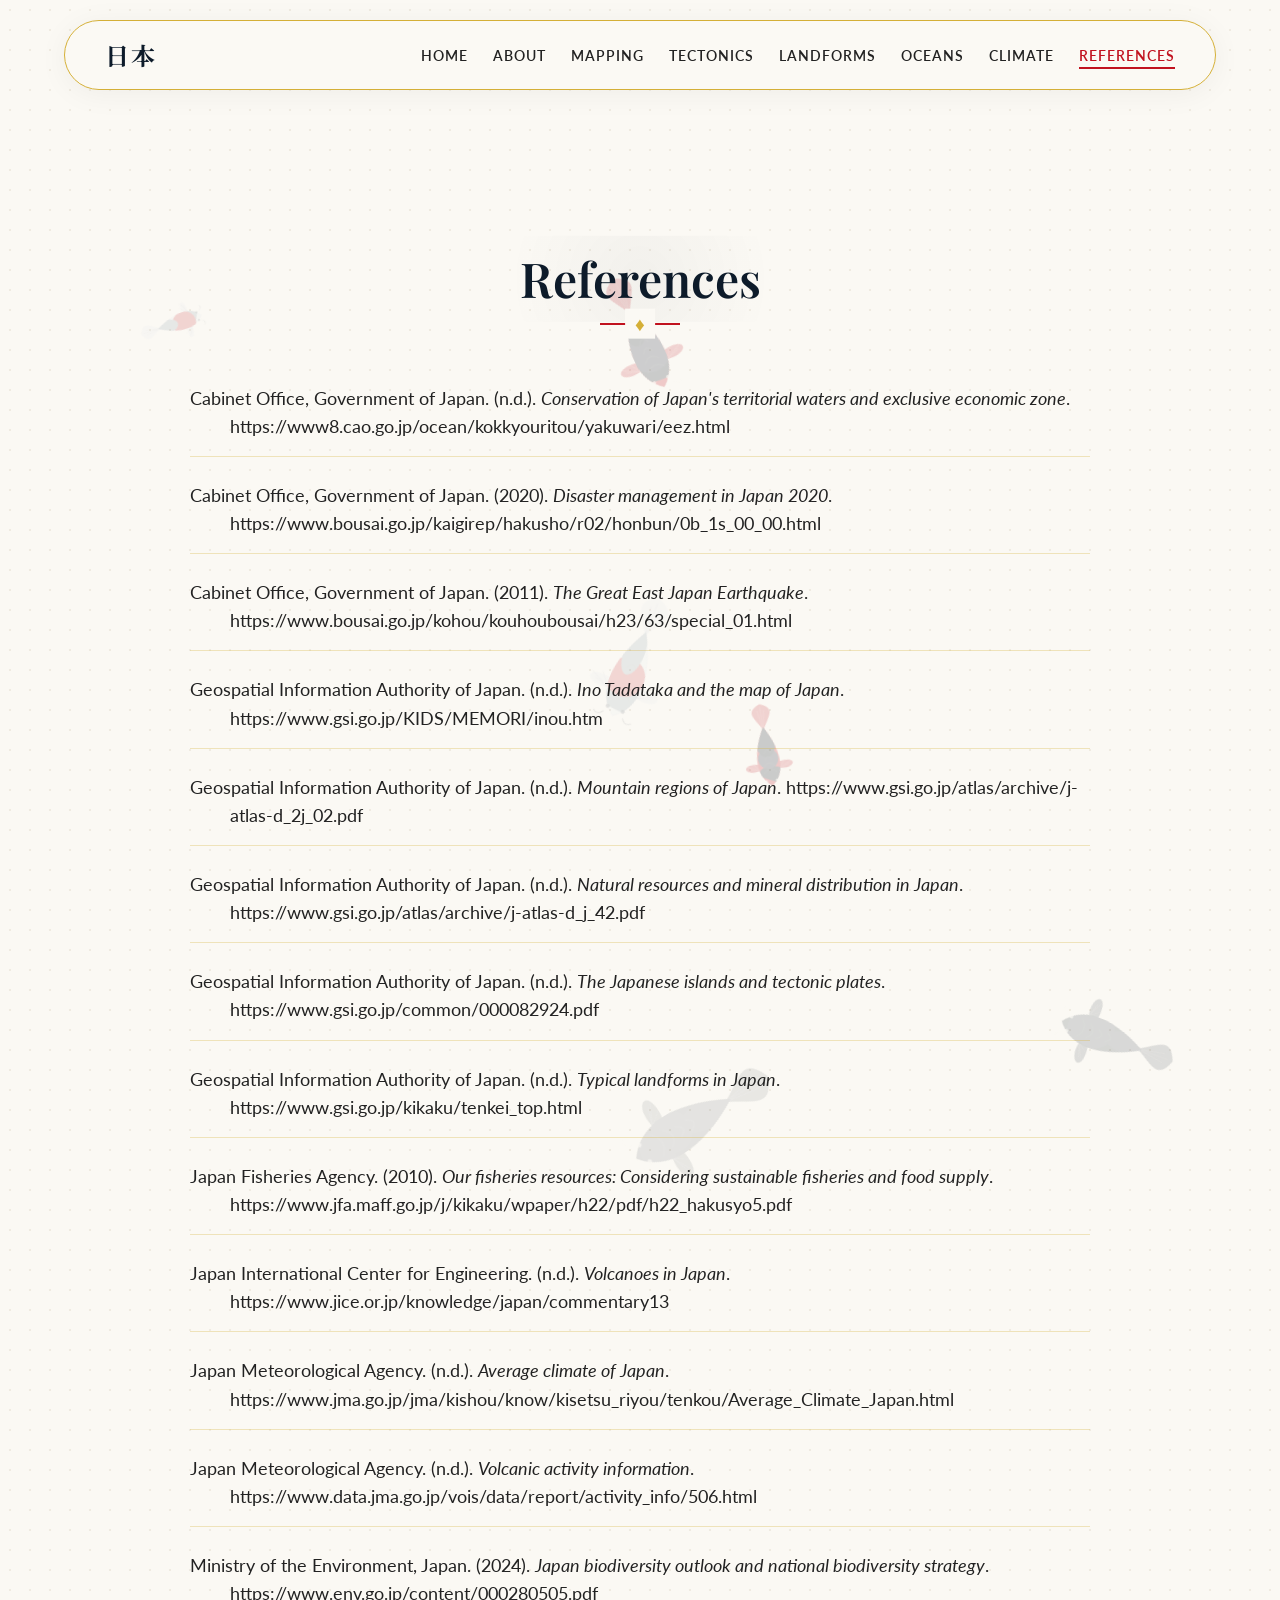
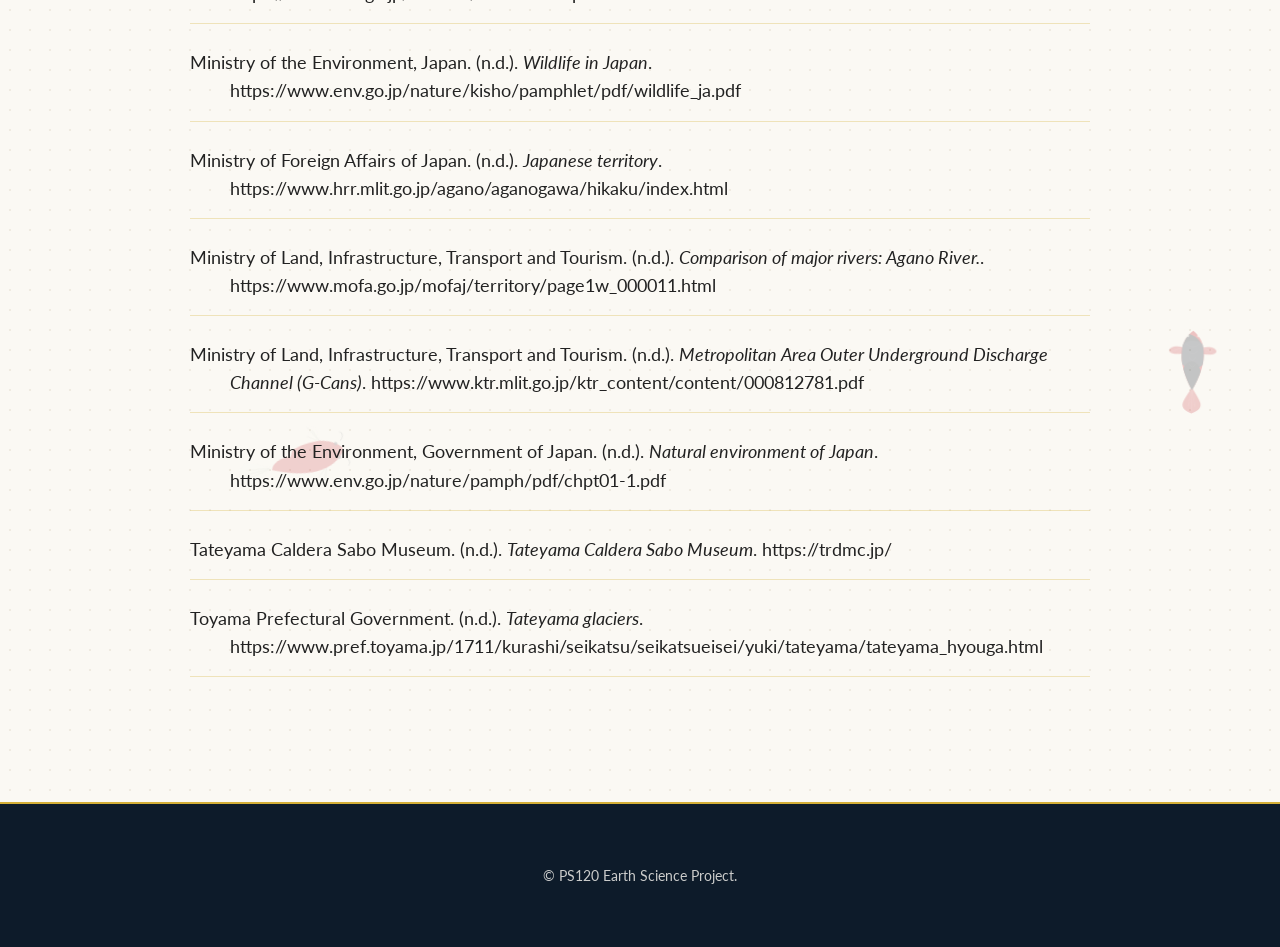
<file: references.html>
<!DOCTYPE html>
<html lang="en">

<head>
  <meta charset="UTF-8">
  <meta name="viewport" content="width=device-width, initial-scale=1.0">
  <title>Geography of Japan | References</title>
  <link rel="stylesheet" href="style.css">
  <style>
    .references-list {
      max-width: 900px;
      margin: 0 auto;
      list-style-type: none;
      padding: 0;
    }

    .references-list li {
      margin-bottom: 25px;
      padding-left: 40px;
      text-indent: -40px;
      font-size: 1.1rem;
      font-family: var(--font-body);
      border-bottom: 1px solid rgba(212, 175, 55, 0.3);
      padding-bottom: 15px;
    }
  </style>
</head>

<body>

  <header>
    <div class="logo">日本</div>
    <nav>
      <ul>
        <li><a href="index.html">Home</a></li>
        <li><a href="about.html">About</a></li>
        <li><a href="mapping.html">Mapping</a></li>
        <li><a href="geographic.html">Tectonics</a></li>
        <li><a href="water.html">Landforms</a></li>
        <li><a href="ocean.html">Oceans</a></li>
        <li><a href="climate.html">Climate</a></li>
        <li><a href="references.html" class="active">References</a></li>
      </ul>
    </nav>
  </header>

  <main style="padding-top: 150px; position: relative; overflow: hidden;">
    <div class="particles-container" data-type="subtle"></div>
    <div class="koi-container"></div>

    <section>
      <div class="section-header fade-in">
        <h2>References</h2>
        <div class="divider"></div>
      </div>

      <div class="fade-in">
        <ul class="references-list">
          <li>Cabinet Office, Government of Japan. (n.d.). <em>Conservation of Japan's territorial waters and exclusive
              economic zone</em>.
            <a
              href="https://www8.cao.go.jp/ocean/kokkyouritou/yakuwari/eez.html">https://www8.cao.go.jp/ocean/kokkyouritou/yakuwari/eez.html</a>
          </li>

          <li>Cabinet Office, Government of Japan. (2020). <em>Disaster management in Japan 2020</em>.
            <a
              href="https://www.bousai.go.jp/kaigirep/hakusho/r02/honbun/0b_1s_00_00.html">https://www.bousai.go.jp/kaigirep/hakusho/r02/honbun/0b_1s_00_00.html</a>
          </li>

          <li>Cabinet Office, Government of Japan. (2011). <em>The Great East Japan Earthquake</em>.
            <a
              href="https://www.bousai.go.jp/kohou/kouhoubousai/h23/63/special_01.html">https://www.bousai.go.jp/kohou/kouhoubousai/h23/63/special_01.html</a>
          </li>

          <li>Geospatial Information Authority of Japan. (n.d.). <em>Ino Tadataka and the map of Japan</em>.
            <a href="https://www.gsi.go.jp/KIDS/MEMORI/inou.htm">https://www.gsi.go.jp/KIDS/MEMORI/inou.htm</a>
          </li>

          <li>Geospatial Information Authority of Japan. (n.d.). <em>Mountain regions of Japan</em>.
            <a
              href="https://www.gsi.go.jp/atlas/archive/j-atlas-d_2j_02.pdf">https://www.gsi.go.jp/atlas/archive/j-atlas-d_2j_02.pdf</a>
          </li>

          <li>Geospatial Information Authority of Japan. (n.d.). <em>Natural resources and mineral distribution in
              Japan</em>.
            <a
              href="https://www.gsi.go.jp/atlas/archive/j-atlas-d_j_42.pdf">https://www.gsi.go.jp/atlas/archive/j-atlas-d_j_42.pdf</a>
          </li>

          <li>Geospatial Information Authority of Japan. (n.d.). <em>The Japanese islands and tectonic plates</em>.
            <a href="https://www.gsi.go.jp/common/000082924.pdf">https://www.gsi.go.jp/common/000082924.pdf</a>
          </li>

          <li>Geospatial Information Authority of Japan. (n.d.). <em>Typical landforms in Japan</em>.
            <a href="https://www.gsi.go.jp/kikaku/tenkei_top.html">https://www.gsi.go.jp/kikaku/tenkei_top.html</a>
          </li>

          <li>Japan Fisheries Agency. (2010). <em>Our fisheries resources: Considering sustainable fisheries and food
              supply</em>.
            <a
              href="https://www.jfa.maff.go.jp/j/kikaku/wpaper/h22/pdf/h22_hakusyo5.pdf">https://www.jfa.maff.go.jp/j/kikaku/wpaper/h22/pdf/h22_hakusyo5.pdf</a>
          </li>

          <li>Japan International Center for Engineering. (n.d.). <em>Volcanoes in Japan</em>.
            <a
              href="https://www.jice.or.jp/knowledge/japan/commentary13">https://www.jice.or.jp/knowledge/japan/commentary13</a>
          </li>

          <li>Japan Meteorological Agency. (n.d.). <em>Average climate of Japan</em>.
            <a
              href="https://www.jma.go.jp/jma/kishou/know/kisetsu_riyou/tenkou/Average_Climate_Japan.html">https://www.jma.go.jp/jma/kishou/know/kisetsu_riyou/tenkou/Average_Climate_Japan.html</a>
          </li>

          <li>Japan Meteorological Agency. (n.d.). <em>Volcanic activity information</em>.
            <a
              href="https://www.data.jma.go.jp/vois/data/report/activity_info/506.html">https://www.data.jma.go.jp/vois/data/report/activity_info/506.html</a>
          </li>

          <li>Ministry of the Environment, Japan. (2024). <em>Japan biodiversity outlook and national biodiversity
              strategy</em>.
            <a href="https://www.env.go.jp/content/000280505.pdf">https://www.env.go.jp/content/000280505.pdf</a>
          </li>

          <li>Ministry of the Environment, Japan. (n.d.). <em>Wildlife in Japan</em>.
            <a
              href="https://www.env.go.jp/nature/kisho/pamphlet/pdf/wildlife_ja.pdf">https://www.env.go.jp/nature/kisho/pamphlet/pdf/wildlife_ja.pdf</a>
          </li>

          <li>Ministry of Foreign Affairs of Japan. (n.d.). <em>Japanese territory</em>.
            <a
              href="https://www.hrr.mlit.go.jp/agano/aganogawa/hikaku/index.html">https://www.hrr.mlit.go.jp/agano/aganogawa/hikaku/index.html</a>
          </li>

          <li>Ministry of Land, Infrastructure, Transport and Tourism. (n.d.). <em>Comparison of major rivers: Agano
              River.</em>.
            <a
              href="https://www.mofa.go.jp/mofaj/territory/page1w_000011.html">https://www.mofa.go.jp/mofaj/territory/page1w_000011.html</a>
          </li>

          <li>Ministry of Land, Infrastructure, Transport and Tourism. (n.d.). <em>Metropolitan Area Outer Underground
              Discharge Channel (G-Cans)</em>.
            <a
              href="https://www.ktr.mlit.go.jp/ktr_content/content/000812781.pdf">https://www.ktr.mlit.go.jp/ktr_content/content/000812781.pdf</a>
          </li>

          <li>Ministry of the Environment, Government of Japan. (n.d.). <em>Natural environment of Japan</em>.
            <a
              href="https://www.env.go.jp/nature/pamph/pdf/chpt01-1.pdf">https://www.env.go.jp/nature/pamph/pdf/chpt01-1.pdf</a>
          </li>

          <li>Tateyama Caldera Sabo Museum. (n.d.). <em>Tateyama Caldera Sabo Museum</em>.
            <a href="https://trdmc.jp/">
              https://trdmc.jp/
            </a>
          </li>

          <li>Toyama Prefectural Government. (n.d.). <em>Tateyama glaciers</em>.
            <a href="https://www.pref.toyama.jp/1711/kurashi/seikatsu/seikatsueisei/yuki/tateyama/tateyama_hyouga.html">
              https://www.pref.toyama.jp/1711/kurashi/seikatsu/seikatsueisei/yuki/tateyama/tateyama_hyouga.html
            </a>
          </li>


        </ul>
      </div>
    </section>

  </main>

  <footer>
    <p>&copy; PS120 Earth Science Project.</p>
  </footer>

  <script src="script.js"></script>
</body>

</html>
</file>
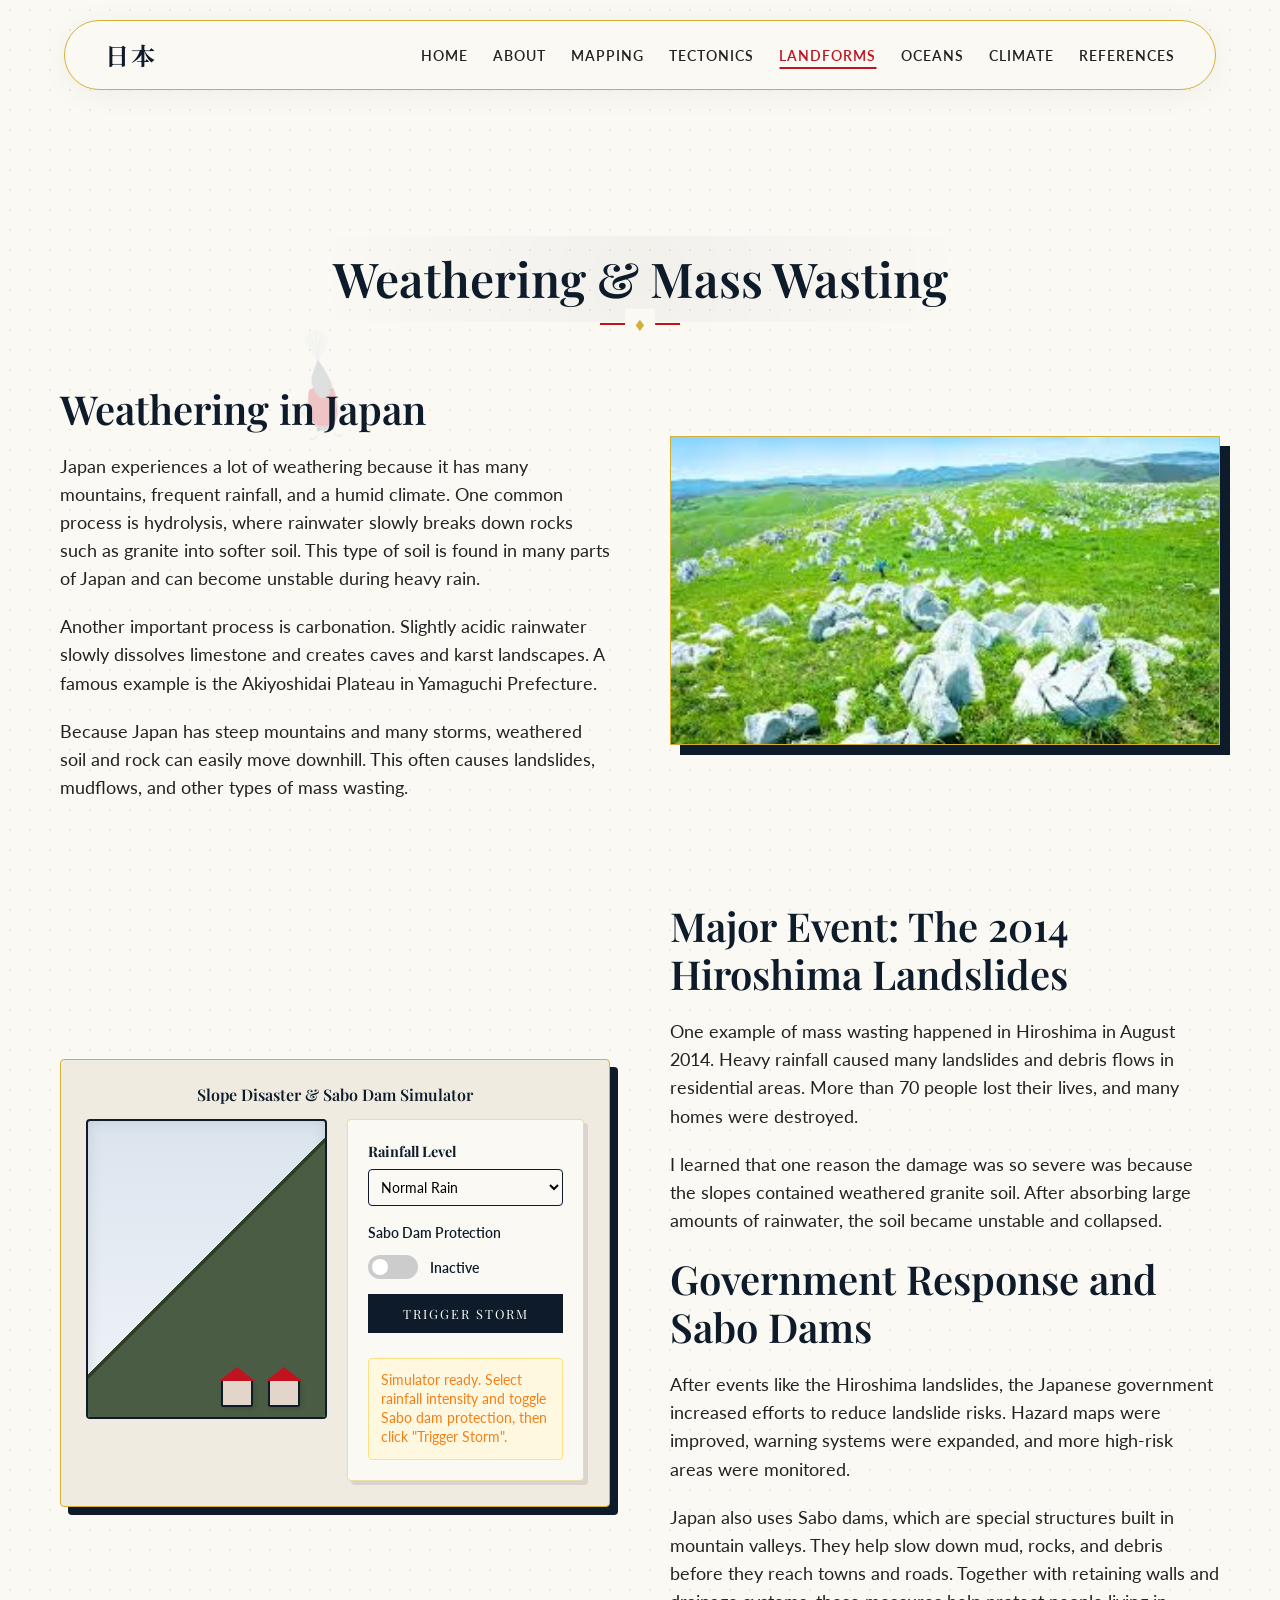
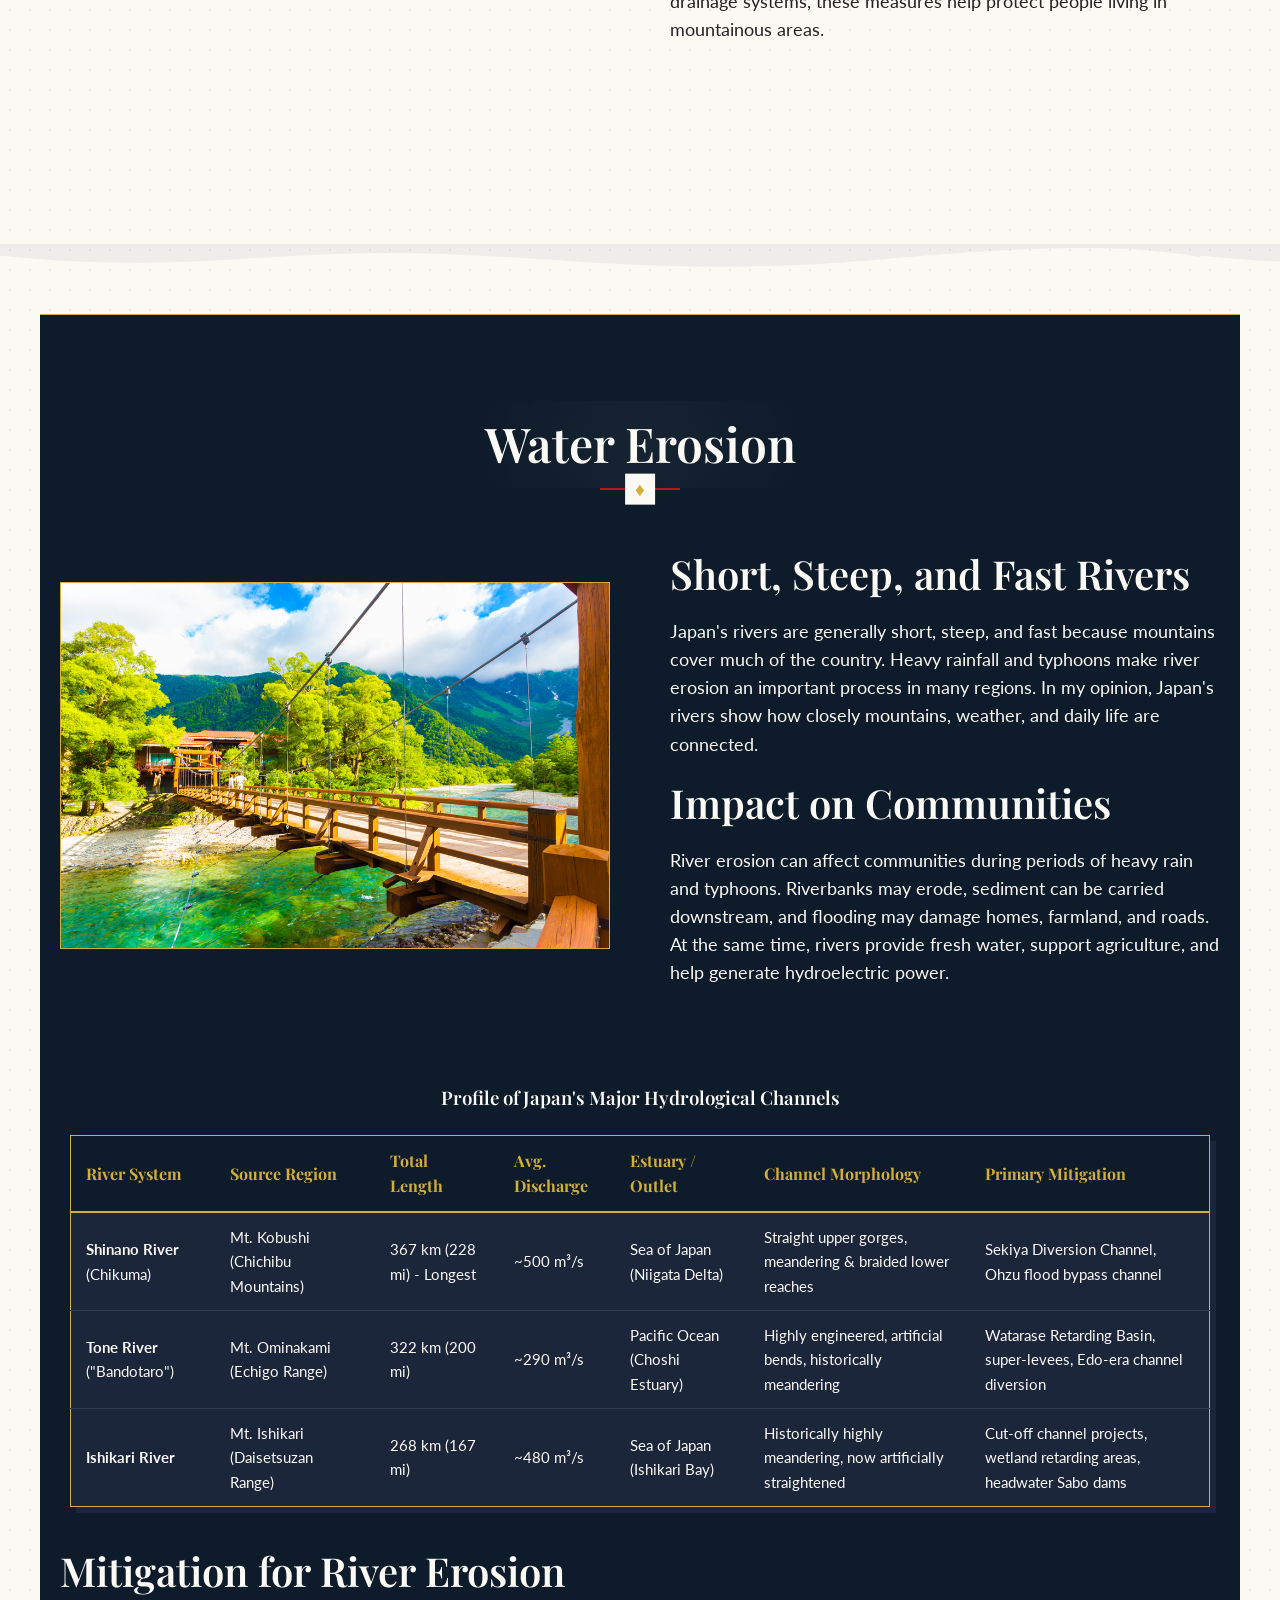
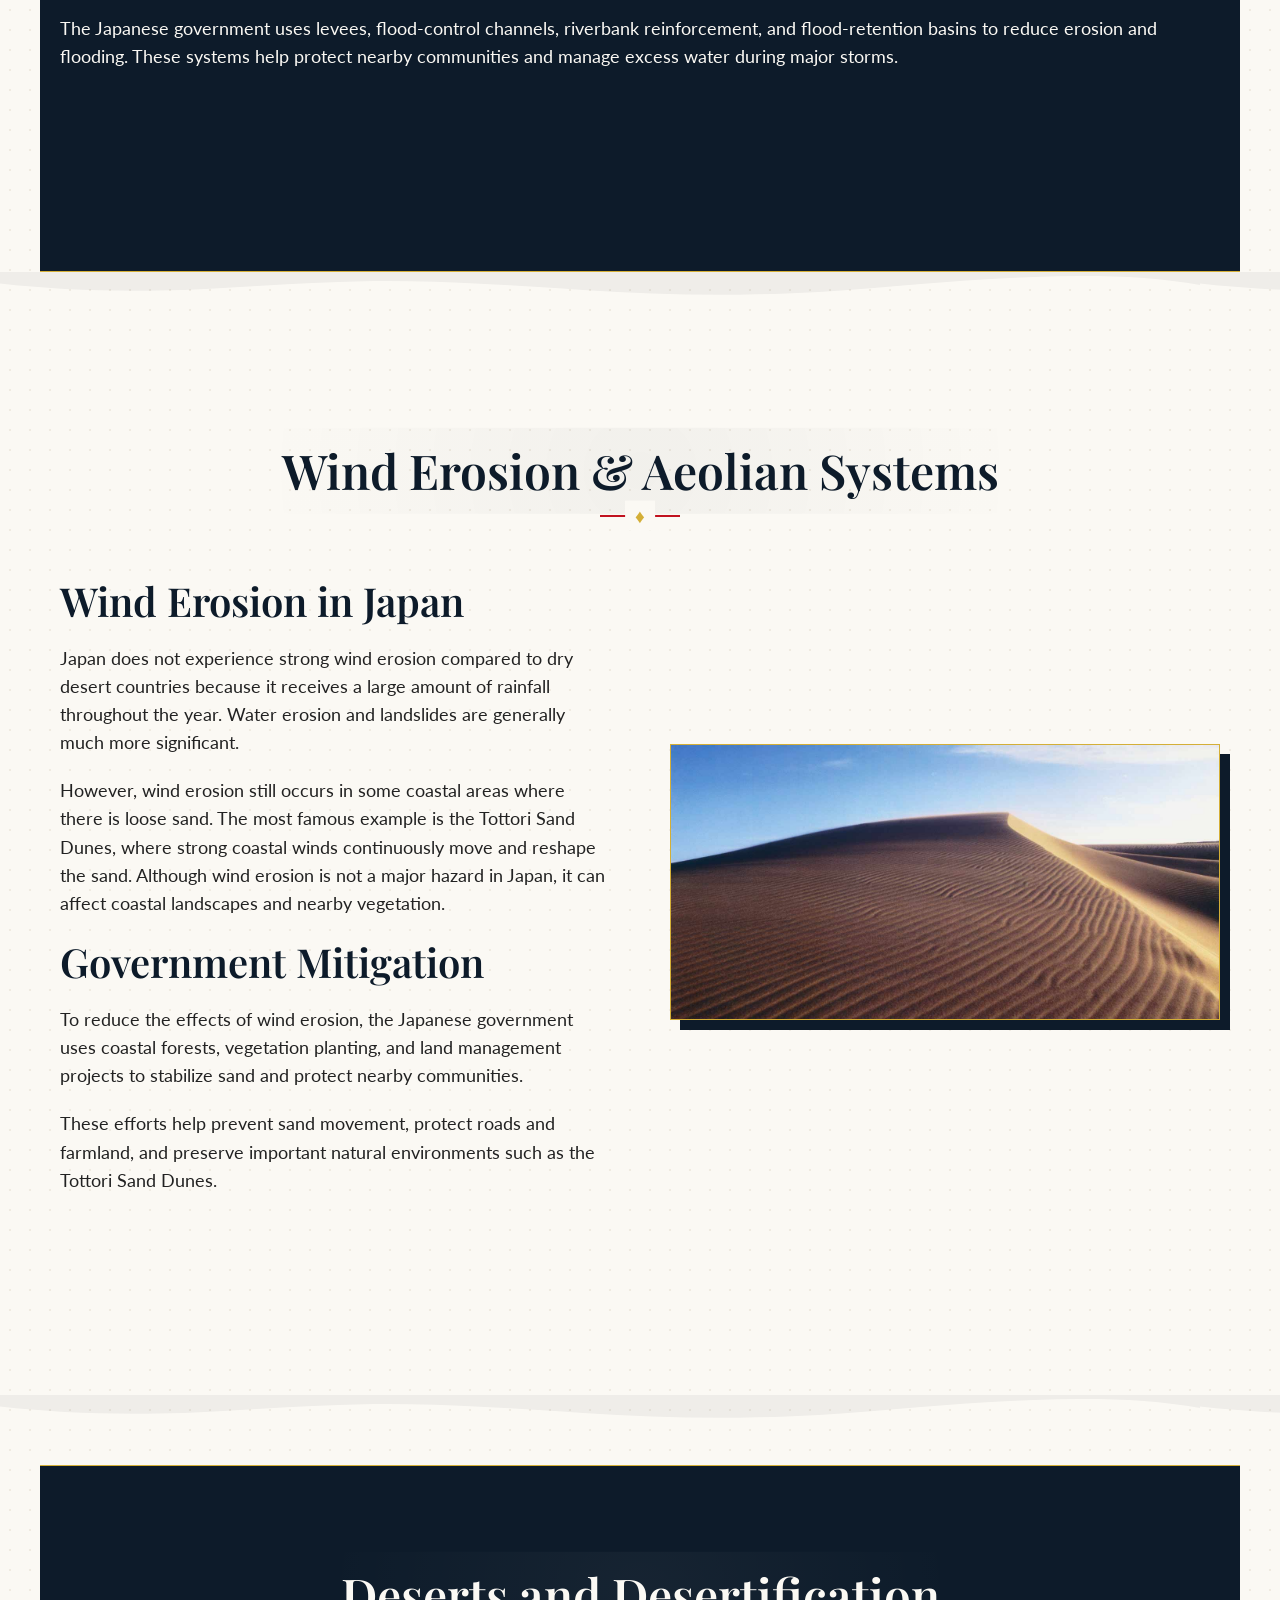
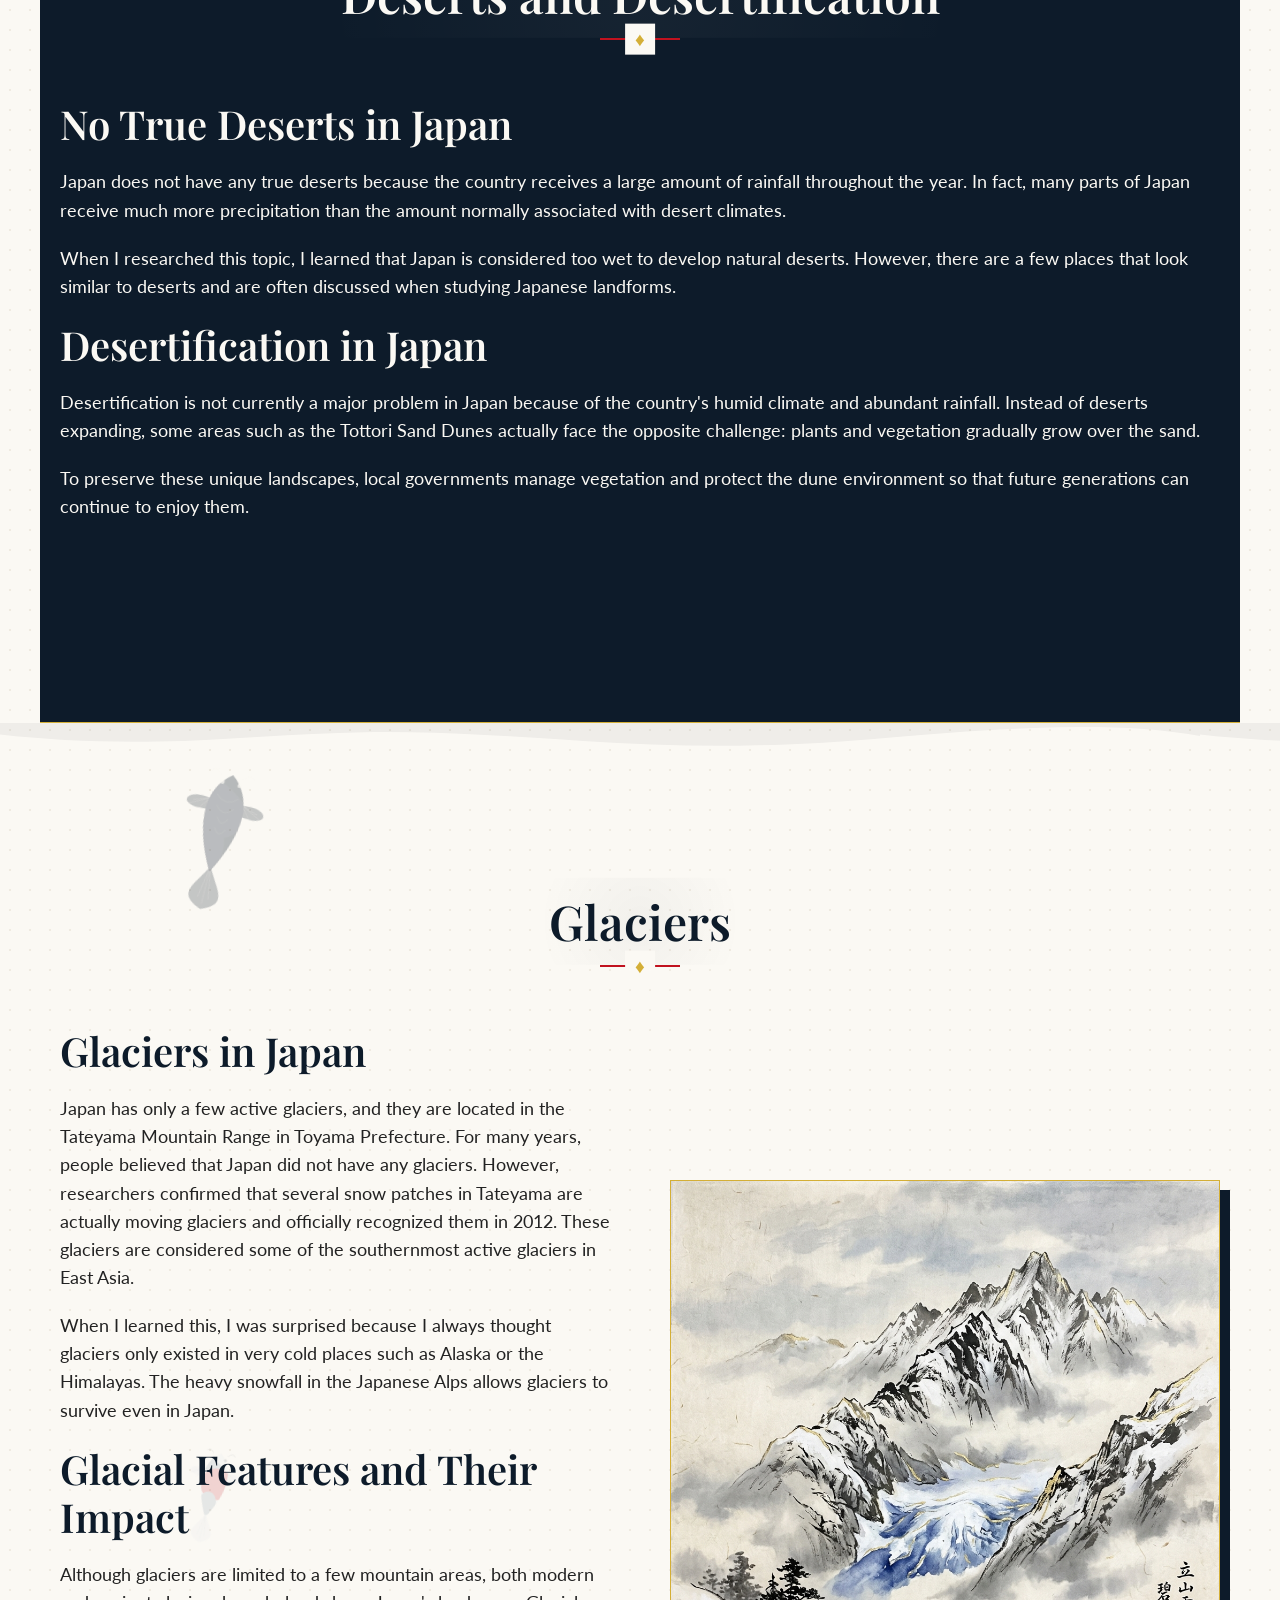
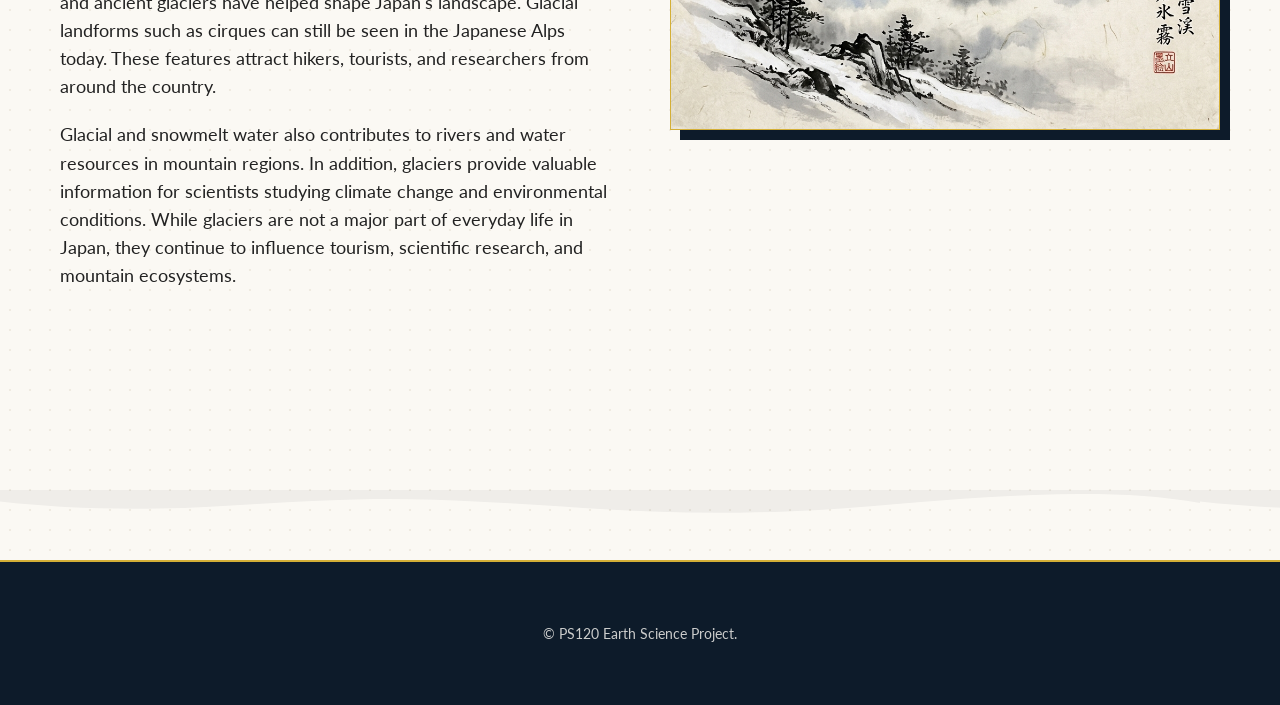
<file: water.html>
<!DOCTYPE html>
<html lang="en">

<head>
  <meta charset="UTF-8">
  <meta name="viewport" content="width=device-width, initial-scale=1.0">
  <title>Geography of Japan | Landforms & Hydrological Processes</title>
  <meta name="description"
    content="Explore weathering, mass wasting, river dynamics, wind erosion, volcanic deserts, and glacial features across Japan.">
  <link rel="stylesheet" href="style.css">
  <style>
    /* Specific styles for Landforms page widgets */

    /* Landslide & Sabo Dam Simulator Styles */
    .landslide-sim-container {
      border: var(--border-gold);
      background-color: var(--bg-cream-dark);
      padding: 25px;
      position: relative;
      margin-top: 25px;
      margin-bottom: 25px;
      box-shadow: 8px 8px 0 var(--indigo);
      border-radius: 4px;
    }

    .sim-grid-layout {
      display: grid;
      grid-template-columns: 2fr 1fr;
      gap: 20px;
    }

    @media (max-width: 768px) {
      .sim-grid-layout {
        grid-template-columns: 1fr;
      }
    }

    .landslide-sim-viewport {
      height: 300px;
      border: 2px solid var(--indigo);
      background: linear-gradient(to bottom, #dbe4ee, #f0f4f8);
      position: relative;
      overflow: hidden;
      border-radius: 4px;
      box-shadow: inset 0 0 15px rgba(0, 0, 0, 0.1);
    }

    /* Hillside slope */
    .hillside {
      position: absolute;
      bottom: 0;
      left: 0;
      width: 100%;
      height: 100%;
      background: linear-gradient(135deg, transparent 48%, #4a5c43 48%);
      pointer-events: none;
      z-index: 1;
    }

    .hillside-overlay {
      position: absolute;
      bottom: 0;
      left: 0;
      width: 100%;
      height: 100%;
      background: linear-gradient(135deg, transparent 47.5%, #2e3e29 47.5%, #2e3e29 48.5%, transparent 48.5%);
      pointer-events: none;
      z-index: 2;
    }

    /* Sabo Dam graphic element */
    .sabo-dam-element {
      position: absolute;
      bottom: 60px;
      left: 170px;
      width: 28px;
      height: 65px;
      background-color: #6c757d;
      border: 2px solid var(--indigo);
      z-index: 4;
      display: none;
      border-radius: 2px;
      background-image:
        repeating-linear-gradient(0deg, transparent, transparent 6px, rgba(0, 0, 0, 0.15) 6px, rgba(0, 0, 0, 0.15) 8px),
        repeating-linear-gradient(90deg, transparent, transparent 6px, rgba(0, 0, 0, 0.15) 6px, rgba(0, 0, 0, 0.15) 8px);
    }

    .sabo-dam-element.active {
      display: block;
    }

    .sabo-dam-label {
      position: absolute;
      bottom: 130px;
      left: 145px;
      background-color: var(--indigo);
      color: var(--gold);
      font-size: 0.75rem;
      font-weight: bold;
      padding: 3px 8px;
      border-radius: 3px;
      border: 1px solid var(--gold);
      z-index: 5;
      font-family: var(--font-heading);
      display: none;
      box-shadow: 2px 2px 5px rgba(0, 0, 0, 0.2);
    }

    .sabo-dam-element.active+.sabo-dam-label {
      display: block;
    }

    /* Village houses at the bottom right */
    .village {
      position: absolute;
      bottom: 10px;
      right: 25px;
      display: flex;
      gap: 15px;
      z-index: 5;
    }

    .house {
      width: 32px;
      height: 28px;
      background-color: #e3d5ca;
      border: 2px solid var(--indigo);
      position: relative;
      border-radius: 2px;
      transition: transform 0.6s cubic-bezier(0.175, 0.885, 0.32, 1.275), background-color 0.6s ease;
      box-shadow: 2px 2px 4px rgba(0, 0, 0, 0.1);
    }

    .house::before {
      content: '';
      position: absolute;
      top: -14px;
      left: -4px;
      width: 0;
      height: 0;
      border-left: 18px solid transparent;
      border-right: 18px solid transparent;
      border-bottom: 14px solid var(--crimson);
    }

    .house-destroyed {
      transform: translateY(8px) rotate(22deg) scaleY(0.5);
      background-color: #8a7a71 !important;
    }

    .house-destroyed::before {
      border-bottom-color: #5c181f !important;
    }

    /* Debris flow particles */
    .debris-flow {
      position: absolute;
      top: 20px;
      left: -30px;
      width: 45px;
      height: 45px;
      background-color: #654321;
      border: 2px solid var(--indigo);
      border-radius: 50%;
      z-index: 3;
      opacity: 0;
      pointer-events: none;
      box-shadow: inset -5px -5px 10px rgba(0, 0, 0, 0.3);
    }

    .debris-active .debris-flow-1 {
      animation: slideDebris1 2.8s cubic-bezier(.25, .46, .45, .94) forwards;
    }

    .debris-active .debris-flow-2 {
      animation: slideDebris2 2.8s cubic-bezier(.25, .46, .45, .94) 0.25s forwards;
    }

    .debris-active .debris-flow-3 {
      animation: slideDebris3 2.8s cubic-bezier(.25, .46, .45, .94) 0.5s forwards;
    }

    /* Debris flow with Sabo Dam active */
    .debris-active-mitigated .debris-flow-1 {
      animation: slideDebrisMitigated1 2.8s cubic-bezier(.25, .46, .45, .94) forwards;
    }

    .debris-active-mitigated .debris-flow-2 {
      animation: slideDebrisMitigated2 2.8s cubic-bezier(.25, .46, .45, .94) 0.25s forwards;
    }

    /* Animations */
    @keyframes slideDebris1 {
      0% {
        transform: translate(0, 0) scale(0.5);
        opacity: 0;
      }

      10% {
        opacity: 1;
      }

      40% {
        transform: translate(120px, 90px) scale(0.9);
      }

      75% {
        transform: translate(220px, 160px) scale(1.2);
      }

      100% {
        transform: translate(360px, 230px) scale(1.5);
        opacity: 0.9;
      }
    }

    @keyframes slideDebris2 {
      0% {
        transform: translate(0, 0) scale(0.5);
        opacity: 0;
      }

      10% {
        opacity: 1;
      }

      40% {
        transform: translate(100px, 75px) scale(1.0);
      }

      75% {
        transform: translate(200px, 145px) scale(1.3);
      }

      100% {
        transform: translate(330px, 215px) scale(1.6);
        opacity: 0.9;
      }
    }

    @keyframes slideDebris3 {
      0% {
        transform: translate(0, 0) scale(0.5);
        opacity: 0;
      }

      10% {
        opacity: 1;
      }

      40% {
        transform: translate(140px, 105px) scale(0.8);
      }

      75% {
        transform: translate(240px, 175px) scale(1.1);
      }

      100% {
        transform: translate(380px, 240px) scale(1.4);
        opacity: 0.9;
      }
    }

    /* Mitigated animation paths (stopped at dam) */
    @keyframes slideDebrisMitigated1 {
      0% {
        transform: translate(0, 0) scale(0.5);
        opacity: 0;
      }

      10% {
        opacity: 1;
      }

      50% {
        transform: translate(120px, 90px) scale(1.0);
      }

      100% {
        transform: translate(165px, 125px) scale(1.3);
        opacity: 1;
      }
    }

    @keyframes slideDebrisMitigated2 {
      0% {
        transform: translate(0, 0) scale(0.5);
        opacity: 0;
      }

      10% {
        opacity: 1;
      }

      50% {
        transform: translate(100px, 75px) scale(1.1);
      }

      100% {
        transform: translate(150px, 115px) scale(1.4);
        opacity: 1;
      }
    }

    /* Rain Animation overlay */
    .rain-overlay {
      position: absolute;
      top: 0;
      left: 0;
      width: 100%;
      height: 100%;
      background: transparent;
      z-index: 2;
      pointer-events: none;
      opacity: 0;
      transition: opacity 0.5s ease;
    }

    .sim-rain-active .rain-overlay {
      opacity: 0.65;
      background: linear-gradient(170deg, transparent, rgba(13, 27, 42, 0.15)),
        url('data:image/svg+xml;utf8,<svg viewBox="0 0 100 100" xmlns="http://www.w3.org/2000/svg"><line x1="15" y1="0" x2="8" y2="40" stroke="%2387ceeb" stroke-width="1.0" opacity="0.6"/><line x1="55" y1="10" x2="48" y2="50" stroke="%2387ceeb" stroke-width="1.0" opacity="0.6"/><line x1="85" y1="5" x2="78" y2="45" stroke="%2387ceeb" stroke-width="1.0" opacity="0.6"/><line x1="35" y1="40" x2="28" y2="80" stroke="%2387ceeb" stroke-width="1.0" opacity="0.6"/><line x1="75" y1="35" x2="68" y2="75" stroke="%2387ceeb" stroke-width="1.0" opacity="0.6"/></svg>') repeat;
      background-size: 80px 80px;
      animation: rainFall 0.7s linear infinite;
    }

    @keyframes rainFall {
      0% {
        background-position: 0 0;
      }

      100% {
        background-position: -30px 250px;
      }
    }

    /* Simulation Panel Controls */
    .sim-controls-panel {
      display: flex;
      flex-direction: column;
      justify-content: center;
      gap: 15px;
      background-color: var(--bg-cream);
      padding: 20px;
      border: 1px solid rgba(212, 175, 55, 0.4);
      border-radius: 4px;
      box-shadow: 4px 4px 0 rgba(13, 27, 42, 0.1);
    }

    .sim-control-group {
      display: flex;
      flex-direction: column;
      gap: 6px;
    }

    .sim-control-group label {
      font-size: 0.9rem;
      font-weight: bold;
      color: var(--indigo);
      font-family: var(--font-heading);
    }

    .sim-control-group select {
      padding: 8px;
      border: 1px solid var(--indigo);
      border-radius: 4px;
      background-color: var(--text-light);
      font-family: var(--font-body);
      font-size: 0.9rem;
      outline: none;
    }

    .sim-status-box {
      margin-top: 10px;
      padding: 12px;
      font-size: 0.85rem;
      border-radius: 4px;
      border: 1px solid transparent;
      font-family: var(--font-body);
      min-height: 70px;
      background-color: #fbf9f4;
      line-height: 1.4;
    }

    .sim-status-success {
      background-color: #e8f5e9;
      border-color: #81c784;
      color: #2e7d32;
    }

    .sim-status-danger {
      background-color: #ffebee;
      border-color: #e57373;
      color: #c62828;
    }

    .sim-status-warning {
      background-color: #fff8e1;
      border-color: #ffe082;
      color: #f57f17;
    }

    /* Custom Toggle Switch styling */
    .switch {
      position: relative;
      display: inline-block;
      width: 50px;
      height: 24px;
    }

    .switch input {
      opacity: 0;
      width: 0;
      height: 0;
    }

    .slider-toggle {
      position: absolute;
      cursor: pointer;
      top: 0;
      left: 0;
      right: 0;
      bottom: 0;
      background-color: #ccc;
      transition: .4s;
      border-radius: 24px;
    }

    .slider-toggle::before {
      position: absolute;
      content: "";
      height: 16px;
      width: 16px;
      left: 4px;
      bottom: 4px;
      background-color: white;
      transition: .4s;
      border-radius: 50%;
    }

    input:checked+.slider-toggle {
      background-color: var(--crimson);
    }

    input:checked+.slider-toggle::before {
      transform: translateX(26px);
    }

    .toggle-label-container {
      display: flex;
      align-items: center;
      gap: 12px;
      margin-top: 5px;
    }

    .toggle-text {
      font-size: 0.9rem;
      font-weight: 600;
      color: var(--indigo);
      font-family: var(--font-body);
    }

    /* River Stats Data Table */
    .river-stats-table {
      width: 100%;
      border-collapse: collapse;
      margin-top: 25px;
      margin-bottom: 25px;
      font-family: var(--font-body);
      border: var(--border-gold);
      box-shadow: 6px 6px 0 var(--indigo-light);
      background-color: var(--indigo-light);
      color: var(--text-light);
    }

    .river-stats-table th {
      background-color: var(--indigo);
      color: var(--gold);
      font-family: var(--font-heading);
      padding: 12px 15px;
      text-align: left;
      border-bottom: 2px solid var(--gold);
      font-size: 1rem;
    }

    .river-stats-table td {
      padding: 12px 15px;
      border-bottom: 1px solid rgba(251, 249, 244, 0.1);
      font-size: 0.95rem;
    }

    .river-stats-table tr:hover {
      background-color: rgba(212, 175, 55, 0.08);
    }

    .river-stats-table tr:last-child td {
      border-bottom: none;
    }

    /* Media Embed Video Wrapper */
    .video-wrapper {
      position: relative;
      padding-bottom: 56.25%;
      /* 16:9 aspect ratio */
      height: 0;
      overflow: hidden;
      border: var(--border-gold);
      box-shadow: 8px 8px 0 var(--indigo);
      margin-top: 25px;
      border-radius: 4px;
    }

    .video-wrapper iframe {
      position: absolute;
      top: 0;
      left: 0;
      width: 100%;
      height: 100%;
      border: none;
    }

    /* References styling */
    .references-list {
      max-width: 1000px;
      margin: 0 auto;
      list-style-type: none;
      padding: 0;
    }

    .references-list li {
      margin-bottom: 20px;
      padding-left: 35px;
      text-indent: -35px;
      font-size: 1rem;
      font-family: var(--font-body);
      border-bottom: 1px solid rgba(13, 27, 42, 0.1);
      padding-bottom: 12px;
      line-height: 1.5;
    }

    .references-list li a {
      color: var(--crimson);
      word-break: break-all;
      transition: color 0.3s ease;
    }

    .references-list li a:hover {
      color: var(--gold);
    }
  </style>
</head>

<body>

  <header>
    <div class="logo">日本</div>
    <nav>
      <ul>
        <li><a href="index.html">Home</a></li>
        <li><a href="about.html">About</a></li>
        <li><a href="mapping.html">Mapping</a></li>
        <li><a href="geographic.html">Tectonics</a></li>
        <li><a href="water.html" class="active">Landforms</a></li>
        <li><a href="ocean.html">Oceans</a></li>
        <li><a href="climate.html">Climate</a></li>
        <li><a href="references.html">References</a></li>
      </ul>
    </nav>
  </header>

  <main style="padding-top: 150px; position: relative; overflow: hidden;">
    <div class="particles-container" data-type="subtle"></div>
    <div class="koi-container"></div>

    <!-- SECTION 1: Weathering & Mass Wasting -->
    <section>
      <div class="section-header fade-in">
        <h2>Weathering & Mass Wasting</h2>
        <div class="divider"></div>
      </div>

      <div class="split-layout fade-in">
        <div class="split-text">
          <h3>Weathering in Japan</h3>
          <p>Japan experiences a lot of weathering because it has many mountains, frequent rainfall, and a humid
            climate. One common process is hydrolysis, where rainwater slowly breaks down rocks such as granite into
            softer soil. This type of soil is found in many parts of Japan and can become unstable during heavy rain.
          </p>
          <p>Another important process is carbonation. Slightly acidic rainwater slowly dissolves limestone and creates
            caves and karst landscapes. A famous example is the Akiyoshidai Plateau in Yamaguchi Prefecture.</p>
          <p>Because Japan has steep mountains and many storms, weathered soil and rock can easily move downhill. This
            often causes landslides, mudflows, and other types of mass wasting.</p>
        </div>
        <div class="split-image">
          <img src="assets/images/karst.jpeg">
        </div>
      </div>

      <!-- Case Study and Simulator -->
      <div class="split-layout reverse fade-in">
        <div class="split-text">
          <h3>Major Event: The 2014 Hiroshima Landslides</h3>
          <p>One example of mass wasting happened in Hiroshima in August 2014. Heavy rainfall caused many landslides and
            debris flows in residential areas. More than 70 people lost their lives, and many homes were destroyed.</p>
          <p>I learned that one reason the damage was so severe was because the slopes contained weathered granite soil.
            After absorbing large amounts of rainwater, the soil became unstable and collapsed.</p>
          <h3>Government Response and Sabo Dams</h3>
          <p>After events like the Hiroshima landslides, the Japanese government increased efforts to reduce landslide
            risks. Hazard maps were improved, warning systems were expanded, and more high-risk areas were monitored.
          </p>
          <p>Japan also uses Sabo dams, which are special structures built in mountain valleys. They help slow down mud,
            rocks, and debris before they reach towns and roads. Together with retaining walls and drainage systems,
            these measures help protect people living in mountainous areas.</p>

        </div>
        <div class="split-image">
          <div class="landslide-sim-container">
            <h4
              style="font-family: var(--font-heading); color: var(--indigo); text-align: center; margin-bottom: 15px;">
              Slope Disaster & Sabo Dam Simulator</h4>
            <div class="sim-grid-layout">
              <div class="landslide-sim-viewport">
                <div class="rain-overlay"></div>
                <div class="hillside"></div>
                <div class="hillside-overlay"></div>

                <!-- Debris flow particles -->
                <div class="debris-flow debris-flow-1"></div>
                <div class="debris-flow debris-flow-2"></div>
                <div class="debris-flow debris-flow-3"></div>

                <!-- Sabo Dam -->
                <div class="sabo-dam-element" id="sabo-block"></div>
                <span class="sabo-dam-label">Sabo Dam Active</span>

                <!-- Village -->
                <div class="village">
                  <div class="house" id="house-1"></div>
                  <div class="house" id="house-2"></div>
                </div>
              </div>

              <div class="sim-controls-panel">
                <div class="sim-control-group">
                  <label for="rain-intensity">Rainfall Level</label>
                  <select id="rain-intensity">
                    <option value="1">Normal Rain</option>
                    <option value="2">Heavy Storm</option>
                    <option value="3">Torrential Rain (200mm+)</option>
                  </select>
                </div>

                <div class="sim-control-group">
                  <span class="toggle-text">Sabo Dam Protection</span>
                  <div class="toggle-label-container">
                    <label class="switch">
                      <input type="checkbox" id="sabo-mitigation">
                      <span class="slider-toggle"></span>
                    </label>
                    <span class="toggle-text" id="toggle-status">Inactive</span>
                  </div>
                </div>

                <button class="btn" id="trigger-landslide"
                  style="padding: 10px; font-size: 0.8rem; width: 100%;">Trigger Storm</button>

                <div class="sim-status-box sim-status-warning" id="sim-status">
                  Simulator ready. Select rainfall intensity and toggle Sabo dam protection, then click "Trigger Storm".
                </div>
              </div>
            </div>
          </div>
        </div>
      </div>
    </section>

    <div class="wave-divider"></div>

    <!-- SECTION 2: River Hydrology & Water Erosion -->
    <section class="dark-section">
      <div class="section-header fade-in">
        <h2>Water Erosion</h2>
        <div class="divider"></div>
      </div>

      <div class="split-layout reverse fade-in">
        <div class="split-text">
          <h3 class="dark-section-text">Short, Steep, and Fast Rivers</h3>
          <p>Japan's rivers are generally short, steep, and fast because mountains cover much of the country. Heavy
            rainfall and typhoons make river erosion an important process in many regions. In my opinion, Japan's rivers
            show how closely mountains, weather, and daily life are connected.</p>
          <h3 class="dark-section-text">Impact on Communities</h3>
          <p>River erosion can affect communities during periods of heavy rain and typhoons. Riverbanks may erode,
            sediment can be carried downstream, and flooding may damage homes, farmland, and roads. At the same time,
            rivers provide fresh water, support agriculture, and help generate hydroelectric power.</p>
        </div>
        <div class="split-image">
          <img src="assets/images/japanalps.jpg"
            alt="Traditional Japanese ink-wash style painting of a fast-flowing river through steep mountains"
            class="reveal-ink">
        </div>
      </div>

      <!-- River Comparison Data Table -->
      <div class="fade-in" style="padding: 0 10px;">
        <h3 class="dark-section-text" style="text-align: center; margin-bottom: 15px;">Profile of Japan's Major
          Hydrological Channels</h3>
        <table class="river-stats-table">
          <thead>
            <tr>
              <th>River System</th>
              <th>Source Region</th>
              <th>Total Length</th>
              <th>Avg. Discharge</th>
              <th>Estuary / Outlet</th>
              <th>Channel Morphology</th>
              <th>Primary Mitigation</th>
            </tr>
          </thead>
          <tbody>
            <tr>
              <td><strong>Shinano River</strong> (Chikuma)</td>
              <td>Mt. Kobushi (Chichibu Mountains)</td>
              <td>367 km (228 mi) - Longest</td>
              <td>~500 m³/s</td>
              <td>Sea of Japan (Niigata Delta)</td>
              <td>Straight upper gorges, meandering & braided lower reaches</td>
              <td>Sekiya Diversion Channel, Ohzu flood bypass channel</td>
            </tr>
            <tr>
              <td><strong>Tone River</strong> ("Bandotaro")</td>
              <td>Mt. Ominakami (Echigo Range)</td>
              <td>322 km (200 mi)</td>
              <td>~290 m³/s</td>
              <td>Pacific Ocean (Choshi Estuary)</td>
              <td>Highly engineered, artificial bends, historically meandering</td>
              <td>Watarase Retarding Basin, super-levees, Edo-era channel diversion</td>
            </tr>
            <tr>
              <td><strong>Ishikari River</strong></td>
              <td>Mt. Ishikari (Daisetsuzan Range)</td>
              <td>268 km (167 mi)</td>
              <td>~480 m³/s</td>
              <td>Sea of Japan (Ishikari Bay)</td>
              <td>Historically highly meandering, now artificially straightened</td>
              <td>Cut-off channel projects, wetland retarding areas, headwater Sabo dams</td>
            </tr>
          </tbody>
        </table>
      </div>

      <div class="split-layout fade-in" style="margin-top: 40px;">
        <div class="split-text">
          <h3 class="dark-section-text">Mitigation for River Erosion</h3>
          <p>The Japanese government uses levees, flood-control channels, riverbank reinforcement, and flood-retention
            basins to reduce erosion and flooding. These systems help protect nearby communities and manage excess water
            during major storms.</p>
        </div>
      </div>
    </section>

    <div class="wave-divider"></div>

    <!-- SECTION 3: Wind Erosion & Sand Dunes -->
    <section>
      <div class="section-header fade-in">
        <h2>Wind Erosion & Aeolian Systems</h2>
        <div class="divider"></div>
      </div>

      <div class="split-layout fade-in">
        <div class="split-text">
          <h3>Wind Erosion in Japan</h3>
          <p>Japan does not experience strong wind erosion compared to dry desert countries because it receives a large
            amount of rainfall throughout the year. Water erosion and landslides are generally much more significant.
          </p>
          <p>However, wind erosion still occurs in some coastal areas where there is loose sand. The most famous example
            is the Tottori Sand Dunes, where strong coastal winds continuously move and reshape the sand. Although wind
            erosion is not a major hazard in Japan, it can affect coastal landscapes and nearby vegetation.</p>
          <h3>Government Mitigation</h3>
          <p>To reduce the effects of wind erosion, the Japanese government uses coastal forests, vegetation planting,
            and land management projects to stabilize sand and protect nearby communities.</p>
          <p>These efforts help prevent sand movement, protect roads and farmland, and preserve important natural
            environments such as the Tottori Sand Dunes.</p>
        </div>
        <div class="split-image">
          <img src="assets/images/tottori.jpg" alt="Tottori Sand Dunes" class="reveal-ink">
        </div>
      </div>
    </section>

    <div class="wave-divider"></div>

    <!-- SECTION 4: Deserts & Desertification -->
    <section class="dark-section">
      <div class="section-header fade-in">
        <h2>Deserts and Desertification</h2>
        <div class="divider"></div>
      </div>

      <div class="split-layout reverse fade-in">
        <div class="split-text">
          <h3 class="dark-section-text">No True Deserts in Japan</h3>
          <p>Japan does not have any true deserts because the country receives a large amount of rainfall throughout the
            year. In fact, many parts of Japan receive much more precipitation than the amount normally associated with
            desert climates.
          </p>
          <p>When I researched this topic, I learned that Japan is considered too wet to develop natural deserts.
            However, there are a few places that look similar to deserts and are often discussed when studying Japanese
            landforms.</p>

          <h3 class="dark-section-text" style="margin-top: 20px;">Desertification in Japan</h3>
          <p>Desertification is not currently a major problem in Japan because of the country's humid climate and
            abundant rainfall. Instead of deserts expanding, some areas such as the Tottori Sand Dunes actually face the
            opposite challenge: plants and vegetation gradually grow over the sand.
          </p>
          <p>To preserve these unique landscapes, local governments manage vegetation and protect the dune environment
            so that future generations can continue to enjoy them.</p>
        </div>
      </div>
    </section>

    <div class="wave-divider"></div>

    <!-- SECTION 5: Glaciers & Glacial Landforms -->
    <section>
      <div class="section-header fade-in">
        <h2>Glaciers</h2>
        <div class="divider"></div>
      </div>

      <div class="split-layout fade-in">
        <div class="split-text">
          <h3>Glaciers in Japan</h3>
          <p>Japan has only a few active glaciers, and they are located in the Tateyama Mountain Range in Toyama
            Prefecture. For many years, people believed that Japan did not have any glaciers. However, researchers
            confirmed that several snow patches in Tateyama are actually moving glaciers and officially recognized them
            in 2012. These glaciers are considered some of the southernmost active glaciers in East Asia.</p>
          <p>When I learned this, I was surprised because I always thought glaciers only existed in very cold places
            such as Alaska or the Himalayas. The heavy snowfall in the Japanese Alps allows glaciers to survive even in
            Japan.
          </p>
          <h3>Glacial Features and Their Impact</h3>
          <p>Although glaciers are limited to a few mountain areas, both modern and ancient glaciers have helped shape
            Japan's landscape. Glacial landforms such as cirques can still be seen in the Japanese Alps today. These
            features attract hikers, tourists, and researchers from around the country.</p>
          <p>Glacial and snowmelt water also contributes to rivers and water resources in mountain regions. In addition,
            glaciers provide valuable information for scientists studying climate change and environmental conditions.
            While glaciers are not a major part of everyday life in Japan, they continue to influence tourism,
            scientific research, and mountain ecosystems.</p>
        </div>
        <div class="split-image">
          <img src="assets/images/tateyama_glacier.png"
            alt="Sumi-e painting depicting the snowy peaks of Tateyama and the Gozenzawa Glacier nestled in its cirque"
            class="reveal-ink">
        </div>
      </div>
    </section>

    <div class="wave-divider"></div>

  </main>

  <footer>
    <p>&copy; PS120 Earth Science Project.</p>
  </footer>

  <script src="script.js"></script>

  <!-- Interactive Landslide & Sabo Dam Simulator Controller -->
  <script>
    document.addEventListener('DOMContentLoaded', () => {
      const triggerBtn = document.getElementById('trigger-landslide');
      const mitigationToggle = document.getElementById('sabo-mitigation');
      const toggleStatus = document.getElementById('toggle-status');
      const rainSlider = document.getElementById('rain-intensity');
      const simViewport = document.querySelector('.landslide-sim-viewport');
      const statusBox = document.getElementById('sim-status');
      const house1 = document.getElementById('house-1');
      const house2 = document.getElementById('house-2');
      const saboBlock = document.getElementById('sabo-block');

      // Sync toggle checkbox with status text and element visibility
      mitigationToggle.addEventListener('change', () => {
        if (mitigationToggle.checked) {
          toggleStatus.textContent = 'Active';
          toggleStatus.style.color = 'var(--crimson)';
          saboBlock.classList.add('active');
        } else {
          toggleStatus.textContent = 'Inactive';
          toggleStatus.style.color = 'var(--indigo)';
          saboBlock.classList.remove('active');
        }
      });

      triggerBtn.addEventListener('click', () => {
        // Disable button during simulation to prevent clicks
        triggerBtn.disabled = true;
        triggerBtn.style.opacity = '0.5';

        // Reset simulation states
        simViewport.classList.remove('sim-rain-active', 'debris-active', 'debris-active-mitigated');
        house1.classList.remove('house-destroyed');
        house2.classList.remove('house-destroyed');

        const intensity = rainSlider.value;
        const isMitigated = mitigationToggle.checked;

        statusBox.className = 'sim-status-box sim-status-warning';
        statusBox.innerHTML = `<strong>Simulation running:</strong> Weathering has saturated slopes. Rain intensity is <em>${intensity === '1' ? 'Normal' : intensity === '2' ? 'Heavy' : 'Torrential'}</em>. Sabo protection is <em>${isMitigated ? 'ACTIVE' : 'INACTIVE'}</em>...`;

        // Start rainfall animation
        simViewport.classList.add('sim-rain-active');

        setTimeout(() => {
          if (intensity === '1') {
            // Normal Rain: No Landslide
            statusBox.className = 'sim-status-box sim-status-success';
            statusBox.innerHTML = `<strong>Stable Slope:</strong> Normal rainfall is absorbed by the mountain slope. No debris flow occurred. The village is safe.`;
            simViewport.classList.remove('sim-rain-active');
            triggerBtn.disabled = false;
            triggerBtn.style.opacity = '1';
          } else {
            // Heavy or Torrential Rain: Triggers Landslide
            if (isMitigated) {
              // Mitigation Active
              simViewport.classList.add('debris-active-mitigated');
              setTimeout(() => {
                statusBox.className = 'sim-status-box sim-status-success';
                statusBox.innerHTML = `<strong>Mitigation Success!</strong> The Sabo Dam intercepted the rock and mud debris flow triggered by the storm. Only clear runoff water reached the valley, leaving the village completely unharmed.`;
                simViewport.classList.remove('sim-rain-active');
                triggerBtn.disabled = false;
                triggerBtn.style.opacity = '1';
              }, 2800);
            } else {
              // Mitigation Inactive
              simViewport.classList.add('debris-active');
              setTimeout(() => {
                house1.classList.add('house-destroyed');
                if (intensity === '3') {
                  house2.classList.add('house-destroyed');
                }
                statusBox.className = 'sim-status-box sim-status-danger';
                statusBox.innerHTML = `<strong>Disaster!</strong> ${intensity === '2' ? 'Heavy' : 'Torrential'} rainfall triggered a mud/debris flow. With no Sabo Dam to intercept it, the mass wasting event swept down the slope, destroying ${intensity === '2' ? 'one village house' : 'both village houses'} and causing severe damage.`;
                simViewport.classList.remove('sim-rain-active');
                triggerBtn.disabled = false;
                triggerBtn.style.opacity = '1';
              }, 2800);
            }
          }
        }, 1000); // Wait 1 second of rain before landslide triggers
      });
    });
  </script>
</body>

</html>
</file>
<file: style.css>
@import url('https://fonts.googleapis.com/css2?family=Playfair+Display:ital,wght@0,400;0,600;0,700;1,400&family=Noto+Serif+JP:wght@300;400;600;700&family=Lato:wght@300;400;700&display=swap');

:root {
  --bg-cream: #fbf9f4;
  --bg-cream-dark: #f0ebe1;
  --indigo: #0d1b2a;
  --indigo-light: #1b263b;
  --crimson: #c1121f;
  --crimson-dark: #780000;
  --gold: #d4af37;
  --text-dark: #222222;
  --text-light: #fbf9f4;

  --font-heading: 'Playfair Display', 'Noto Serif JP', serif;
  --font-body: 'Lato', sans-serif;

  --border-gold: 1px solid var(--gold);
}

* {
  margin: 0;
  padding: 0;
  box-sizing: border-box;
}

body {
  font-family: var(--font-body);
  background-color: var(--bg-cream);
  color: var(--text-dark);
  line-height: 1.6;
  overflow-x: hidden;
  /* Subtle noise texture via multiple backgrounds */
  background-image: radial-gradient(var(--bg-cream-dark) 1px, transparent 1px);
  background-size: 20px 20px;
}

h1,
h2,
h3,
h4,
h5,
h6 {
  font-family: var(--font-heading);
  font-weight: 600;
  line-height: 1.2;
}

a {
  text-decoration: none;
  color: inherit;
}

/* Navigation Bar */
header {
  position: fixed;
  top: 20px;
  left: 50%;
  transform: translateX(-50%);
  width: 90%;
  max-width: 1200px;
  background-color: rgba(251, 249, 244, 0.95);
  backdrop-filter: blur(10px);
  border: var(--border-gold);
  border-radius: 40px;
  padding: 15px 40px;
  display: flex;
  justify-content: space-between;
  align-items: center;
  z-index: 1000;
  box-shadow: 0 4px 30px rgba(0, 0, 0, 0.05);
  transition: all 0.3s ease;
}

.logo {
  font-family: var(--font-heading);
  font-size: 1.5rem;
  font-weight: 700;
  color: var(--indigo);
  letter-spacing: 2px;
}

nav ul {
  display: flex;
  list-style: none;
  gap: 25px;
}

nav a {
  font-size: 0.9rem;
  font-weight: 600;
  text-transform: uppercase;
  letter-spacing: 1px;
  color: var(--text-dark);
  position: relative;
  padding-bottom: 5px;
  transition: color 0.3s ease;
}

nav a::after {
  content: '';
  position: absolute;
  bottom: 0;
  left: 50%;
  width: 0;
  height: 2px;
  background-color: var(--crimson);
  transition: all 0.3s ease;
  transform: translateX(-50%);
}

nav a:hover,
nav a.active {
  color: var(--crimson);
}

nav a:hover::after,
nav a.active::after {
  width: 100%;
}

/* Buttons */
.btn {
  display: inline-block;
  padding: 12px 30px;
  background-color: var(--indigo);
  color: var(--text-light);
  font-family: var(--font-heading);
  text-transform: uppercase;
  letter-spacing: 2px;
  border: 1px solid var(--indigo);
  border-radius: 0;
  position: relative;
  overflow: hidden;
  transition: all 0.4s ease;
  z-index: 1;
}

.btn::before {
  content: '';
  position: absolute;
  top: 0;
  left: 0;
  width: 0%;
  height: 100%;
  background-color: var(--crimson);
  transition: all 0.4s cubic-bezier(0.77, 0, 0.175, 1);
  z-index: -1;
}

.btn:hover {
  color: var(--text-light);
  border-color: var(--crimson);
}

.btn:hover::before {
  width: 100%;
}

/* Hero Section */
.hero {
  min-height: 100vh;
  display: flex;
  align-items: center;
  justify-content: center;
  position: relative;
  padding: 0 20px;
  border-bottom: var(--border-gold);
}

.hero-bg {
  position: absolute;
  top: 0;
  left: 0;
  width: 100%;
  height: 100%;
  object-fit: cover;
  z-index: -2;
}

.hero-overlay {
  position: absolute;
  top: 0;
  left: 0;
  width: 100%;
  height: 100%;
  background: linear-gradient(to bottom, rgba(251, 249, 244, 0.4), rgba(251, 249, 244, 0.9));
  z-index: -1;
}

.hero-content {
  text-align: center;
  max-width: 800px;
  margin-top: 50px;
}

.hero-subtitle {
  font-family: var(--font-body);
  color: var(--crimson);
  text-transform: uppercase;
  letter-spacing: 4px;
  font-size: 1.1rem;
  margin-bottom: 20px;
  display: block;
}

.hero-title {
  font-size: 5rem;
  color: var(--indigo);
  margin-bottom: 40px;
  text-shadow: 2px 2px 4px rgba(0, 0, 0, 0.1);
}

/* Sections */
section {
  padding: 100px 20px;
  max-width: 1200px;
  margin: 0 auto;
}

.section-header {
  text-align: center;
  margin-bottom: 60px;
}

.section-header h2 {
  font-size: 3rem;
  color: var(--indigo);
  margin-bottom: 15px;
}

.section-header .divider {
  height: 2px;
  width: 80px;
  background-color: var(--crimson);
  margin: 0 auto;
  position: relative;
}

.section-header .divider::before {
  content: '♦';
  color: var(--gold);
  position: absolute;
  left: 50%;
  top: 50%;
  transform: translate(-50%, -50%);
  background-color: var(--bg-cream);
  padding: 0 10px;
  font-size: 1.2rem;
}

.section-header h2 {
  font-size: 3rem;
  color: var(--indigo);
  margin-bottom: 15px;
  position: relative;
  display: inline-block;
}

.section-header h2::before {
  content: '';
  position: absolute;
  top: 50%;
  left: 50%;
  transform: translate(-50%, -50%);
  width: 150%;
  height: 150%;
  background: radial-gradient(circle, rgba(13, 27, 42, 0.04) 0%, transparent 70%);
  z-index: -1;
  animation: mistPulse 8s ease-in-out infinite alternate;
  pointer-events: none;
}

.dark-section .section-header h2::before {
  background: radial-gradient(circle, rgba(251, 249, 244, 0.04) 0%, transparent 70%);
}

@keyframes mistPulse {
  0% {
    transform: translate(-50%, -50%) scale(1);
    opacity: 0.5;
  }

  100% {
    transform: translate(-50%, -50%) scale(1.2);
    opacity: 1;
  }
}

/* Cards */
.cards-grid {
  display: grid;
  grid-template-columns: repeat(auto-fit, minmax(300px, 1fr));
  gap: 40px;
}

.card {
  background-color: var(--bg-cream);
  border: var(--border-gold);
  padding: 30px;
  position: relative;
  transition: transform 0.3s ease, box-shadow 0.3s ease;
}

.card::before {
  content: '';
  position: absolute;
  top: 5px;
  left: 5px;
  right: -5px;
  bottom: -5px;
  border: 1px solid var(--indigo);
  z-index: -1;
  transition: all 0.3s ease;
}

.card:hover {
  transform: translateY(-10px);
}

.card:hover::before {
  top: 10px;
  left: 10px;
  right: -10px;
  bottom: -10px;
  background-color: rgba(193, 18, 31, 0.05);
}

.card h3 {
  font-size: 1.8rem;
  color: var(--indigo);
  margin-bottom: 15px;
}

/* Two Column Layout */
.split-layout {
  display: flex;
  gap: 60px;
  align-items: center;
  margin-bottom: 80px;
}

.split-layout.reverse {
  flex-direction: row-reverse;
}

.split-text {
  flex: 1;
}



.split-text h3 {
  font-size: 2.5rem;
  color: var(--indigo);
  margin-bottom: 20px;
}

.split-text h3.dark-section-text {
  color: var(--bg-cream);
}


.split-text p {
  font-size: 1.1rem;
  margin-bottom: 20px;
}

.split-image {
  flex: 1;
  position: relative;
}

.split-image img {
  width: 100%;
  height: auto;
  border: var(--border-gold);
  box-shadow: 10px 10px 0 var(--indigo);
  margin-bottom: 20px;
  /* hh */
}

/* Dark Sections */
.dark-section {
  background-color: var(--indigo);
  color: var(--text-light);
  border-top: var(--border-gold);
  border-bottom: var(--border-gold);
  background-image: none;
  /* remove noise for dark sections */
}


.dark-section .section-header h2 {
  color: var(--bg-cream);
}

.dark-section .card {
  background-color: var(--indigo-light);
  border-color: var(--crimson);
}

.dark-section .card::before {
  border-color: var(--gold);
}

.dark-section .card h3 {
  color: var(--gold);
}

/* Footer */
footer {
  background-color: var(--indigo);
  color: var(--bg-cream);
  text-align: center;
  padding: 60px 20px;
  border-top: 2px solid var(--gold);
}

footer p {
  opacity: 0.8;
  font-size: 0.9rem;
}

/* Animations & Reduced Motion */
@media (prefers-reduced-motion: no-preference) {

  /* Page Load */
  body {
    animation: pageFadeIn 1.2s ease-out forwards;
  }

  @keyframes pageFadeIn {
    from {
      opacity: 0;
    }

    to {
      opacity: 1;
    }
  }

  /* Fade & Slide Up */
  .fade-in {
    opacity: 0;
    transform: translateY(30px);
    transition: opacity 1s cubic-bezier(0.25, 1, 0.5, 1), transform 1s cubic-bezier(0.25, 1, 0.5, 1);
  }

  .fade-in.appear {
    opacity: 1;
    transform: translateY(0);
  }

  /* Reveal Ink - updated to fix image loading bug */
  .reveal-ink {
    opacity: 0;
    filter: blur(10px);
    transform: scale(0.98);
    transition: opacity 1.5s ease, filter 1.5s ease, transform 1.5s cubic-bezier(0.25, 1, 0.5, 1);
  }

  .reveal-ink.appear {
    opacity: 1;
    filter: blur(0);
    transform: scale(1);
  }

  /* Hero Animations */
  .hero-content .hero-subtitle {
    opacity: 0;
    animation: fadeInUp 1.5s 0.5s cubic-bezier(0.25, 1, 0.5, 1) forwards;
  }

  .hero-content .hero-title {
    opacity: 0;
    animation: fadeInUp 1.5s 0.8s cubic-bezier(0.25, 1, 0.5, 1) forwards;
  }

  .hero-content .btn {
    opacity: 0;
    animation: fadeInUp 1.5s 1.1s cubic-bezier(0.25, 1, 0.5, 1) forwards;
  }

  @keyframes fadeInUp {
    from {
      opacity: 0;
      transform: translateY(20px);
    }

    to {
      opacity: 1;
      transform: translateY(0);
    }
  }

  /* Hero Image Float */
  .hero-bg {
    animation: slowFloat 20s ease-in-out infinite alternate;
    transform-origin: center;
  }

  @keyframes slowFloat {
    from {
      transform: scale(1.02) translate(0, 0);
    }

    to {
      transform: scale(1.05) translate(-1%, -1%);
    }
  }

  /* Clouds */
  .clouds-container {
    position: absolute;
    top: 0;
    left: 0;
    width: 100%;
    height: 100%;
    overflow: hidden;
    z-index: -1;
    pointer-events: none;
  }

  .cloud {
    position: absolute;
    background: radial-gradient(circle, rgba(251, 249, 244, 0.6) 0%, transparent 70%);
    border-radius: 50%;
    filter: blur(20px);
    animation: floatCloud linear infinite;
  }

  @keyframes floatCloud {
    0% {
      transform: translateX(-20vw);
      opacity: 0;
    }

    10% {
      opacity: 1;
    }

    90% {
      opacity: 1;
    }

    100% {
      transform: translateX(100vw);
      opacity: 0;
    }
  }

  /* Particles */
  .particles-container {
    position: absolute;
    top: 0;
    left: 0;
    width: 100%;
    height: 100%;
    overflow: hidden;
    pointer-events: none;
    z-index: 0;
  }

  .particle {
    position: absolute;
    opacity: 0;
    pointer-events: none;
    animation: drift linear infinite;
  }

  @keyframes drift {
    0% {
      transform: translate(0, -50px) rotate(0deg);
      opacity: 0;
    }

    10% {
      opacity: 0.6;
    }

    90% {
      opacity: 0.6;
    }

    100% {
      transform: translate(150px, 100vh) rotate(360deg);
      opacity: 0;
    }
  }

  @keyframes driftDown {
    0% {
      transform: translate(0, -50px);
      opacity: 0;
    }

    10% {
      opacity: 0.8;
    }

    90% {
      opacity: 0.8;
    }

    100% {
      transform: translate(50px, 100vh);
      opacity: 0;
    }
  }

  @keyframes driftUp {
    0% {
      transform: translate(0, 100%) scale(1);
      opacity: 0;
    }

    20% {
      opacity: 0.5;
    }

    80% {
      opacity: 0.5;
    }

    100% {
      transform: translate(-50px, -100%) scale(2);
      opacity: 0;
    }
  }

  /* Ocean Shimmer & Water Ripple */
  .shimmer-overlay {
    position: absolute;
    top: 0;
    left: 0;
    width: 100%;
    height: 100%;
    background: linear-gradient(45deg, transparent 40%, rgba(255, 255, 255, 0.1) 50%, transparent 60%);
    background-size: 200% 200%;
    animation: shimmerWave 5s infinite;
    pointer-events: none;
  }

  @keyframes shimmerWave {
    0% {
      background-position: 200% 0;
    }

    100% {
      background-position: -200% 0;
    }
  }

  /* Sakura Mouse Trail */
  .sakura-trail-petal {
    position: absolute;
    background-color: #ffb7c5;
    border-radius: 50% 0 50% 50%;
    pointer-events: none;
    z-index: 9999;
    box-shadow: inset 0 0 3px rgba(255, 105, 180, 0.4);
    animation: petalFade 1.5s ease-out forwards;
  }

  @keyframes petalFade {
    0% {
      opacity: 0.8;
      transform: translate(-50%, -50%) scale(1) translateY(0) rotate(var(--start-rot));
    }

    100% {
      opacity: 0;
      transform: translate(-50%, -50%) scale(0.5) translateY(30px) rotate(var(--end-rot));
    }
  }

  /* Koi Fish Animation */
  .koi-container {
    position: absolute;
    top: 0;
    left: 0;
    width: 100%;
    height: 100%;
    overflow: hidden;
    z-index: -1;
    pointer-events: none;
  }

  .koi-wrapper {
    position: absolute;
    top: 0;
    left: 0;
    pointer-events: none;
    will-change: transform;
  }

  .koi-svg {
    width: 100%;
    height: 100%;
    transform-origin: 50% 30%;
    animation: bodyWiggle var(--dur) ease-in-out var(--delay) infinite alternate;
  }

  @keyframes bodyWiggle {
    0% {
      transform: rotate(-3deg);
    }

    100% {
      transform: rotate(3deg);
    }
  }

  @keyframes tailSway {
    0% {
      transform: rotate(-15deg);
    }

    100% {
      transform: rotate(15deg);
    }
  }

  @keyframes finSway {
    0% {
      transform: rotate(-10deg);
    }

    100% {
      transform: rotate(20deg);
    }
  }

  @keyframes finSwayReverse {
    0% {
      transform: rotate(10deg);
    }

    100% {
      transform: rotate(-20deg);
    }
  }

  /* Water Ripple */
  .water-ripple {
    position: absolute;
    border: 1px solid rgba(13, 27, 42, 0.2);
    border-radius: 50%;
    pointer-events: none;
    transform: translate(-50%, -50%) scale(0);
    opacity: 0;
    animation: rippleExpand 4s cubic-bezier(0.25, 1, 0.5, 1) forwards;
  }

  .dark-section .water-ripple {
    border-color: rgba(251, 249, 244, 0.2);
  }

  @keyframes rippleExpand {
    0% {
      transform: translate(-50%, -50%) scale(0);
      opacity: 0;
    }

    10% {
      opacity: 0.6;
    }

    100% {
      transform: translate(-50%, -50%) scale(1.5);
      opacity: 0;
    }
  }

  /* Animated Wave Divider */
  .wave-divider {
    width: 100%;
    height: 30px;
    background: url('data:image/svg+xml;utf8,<svg viewBox="0 0 1200 120" xmlns="http://www.w3.org/2000/svg" preserveAspectRatio="none"><path d="M0,0V46.29c47.79,22.2,103.59,32.17,158,28,70.36-5.37,136.33-33.31,206.8-37.5C438.64,32.43,512.34,53.67,583,72.05c69.27,18,138.3,24.88,209.4,13.08,36.15-6,69.85-17.84,104.45-29.34C989.49,25,1113-14.29,1200,52.47V0Z" fill="%230d1b2a" opacity="0.05"/></svg>') repeat-x;
    background-size: 1200px 30px;
    animation: waveFlow 25s linear infinite;
    margin-bottom: 40px;
  }

  .dark-section .wave-divider {
    background: url('data:image/svg+xml;utf8,<svg viewBox="0 0 1200 120" xmlns="http://www.w3.org/2000/svg" preserveAspectRatio="none"><path d="M0,0V46.29c47.79,22.2,103.59,32.17,158,28,70.36-5.37,136.33-33.31,206.8-37.5C438.64,32.43,512.34,53.67,583,72.05c69.27,18,138.3,24.88,209.4,13.08,36.15-6,69.85-17.84,104.45-29.34C989.49,25,1113-14.29,1200,52.47V0Z" fill="%23fbf9f4" opacity="0.05"/></svg>') repeat-x;
    background-size: 1200px 30px;
  }

  @keyframes waveFlow {
    0% {
      background-position-x: 0;
    }

    100% {
      background-position-x: 1200px;
    }
  }
}

/* Fallback for reduced motion */
@media (prefers-reduced-motion: reduce) {

  .fade-in,
  .reveal-ink {
    opacity: 1;
    transform: none;
    filter: none;
    clip-path: none;
  }

  .particles-container,
  .wave-divider,
  .clouds-container,
  .shimmer-overlay,
  .sakura-trail-petal,
  .koi-container {
    display: none;
  }
}

/* Responsive */
@media (max-width: 900px) {
  .hero-title {
    font-size: 3.5rem;
  }

  .split-layout,
  .split-layout.reverse {
    flex-direction: column;
  }

  header {
    width: 95%;
    padding: 15px 20px;
  }

  nav ul {
    gap: 15px;
  }

  nav a {
    font-size: 0.8rem;
  }
}

@media (max-width: 600px) {
  nav {
    display: none;
    /* Add a hamburger menu in real scenario, keeping it simple for now */
  }
}
</file>
